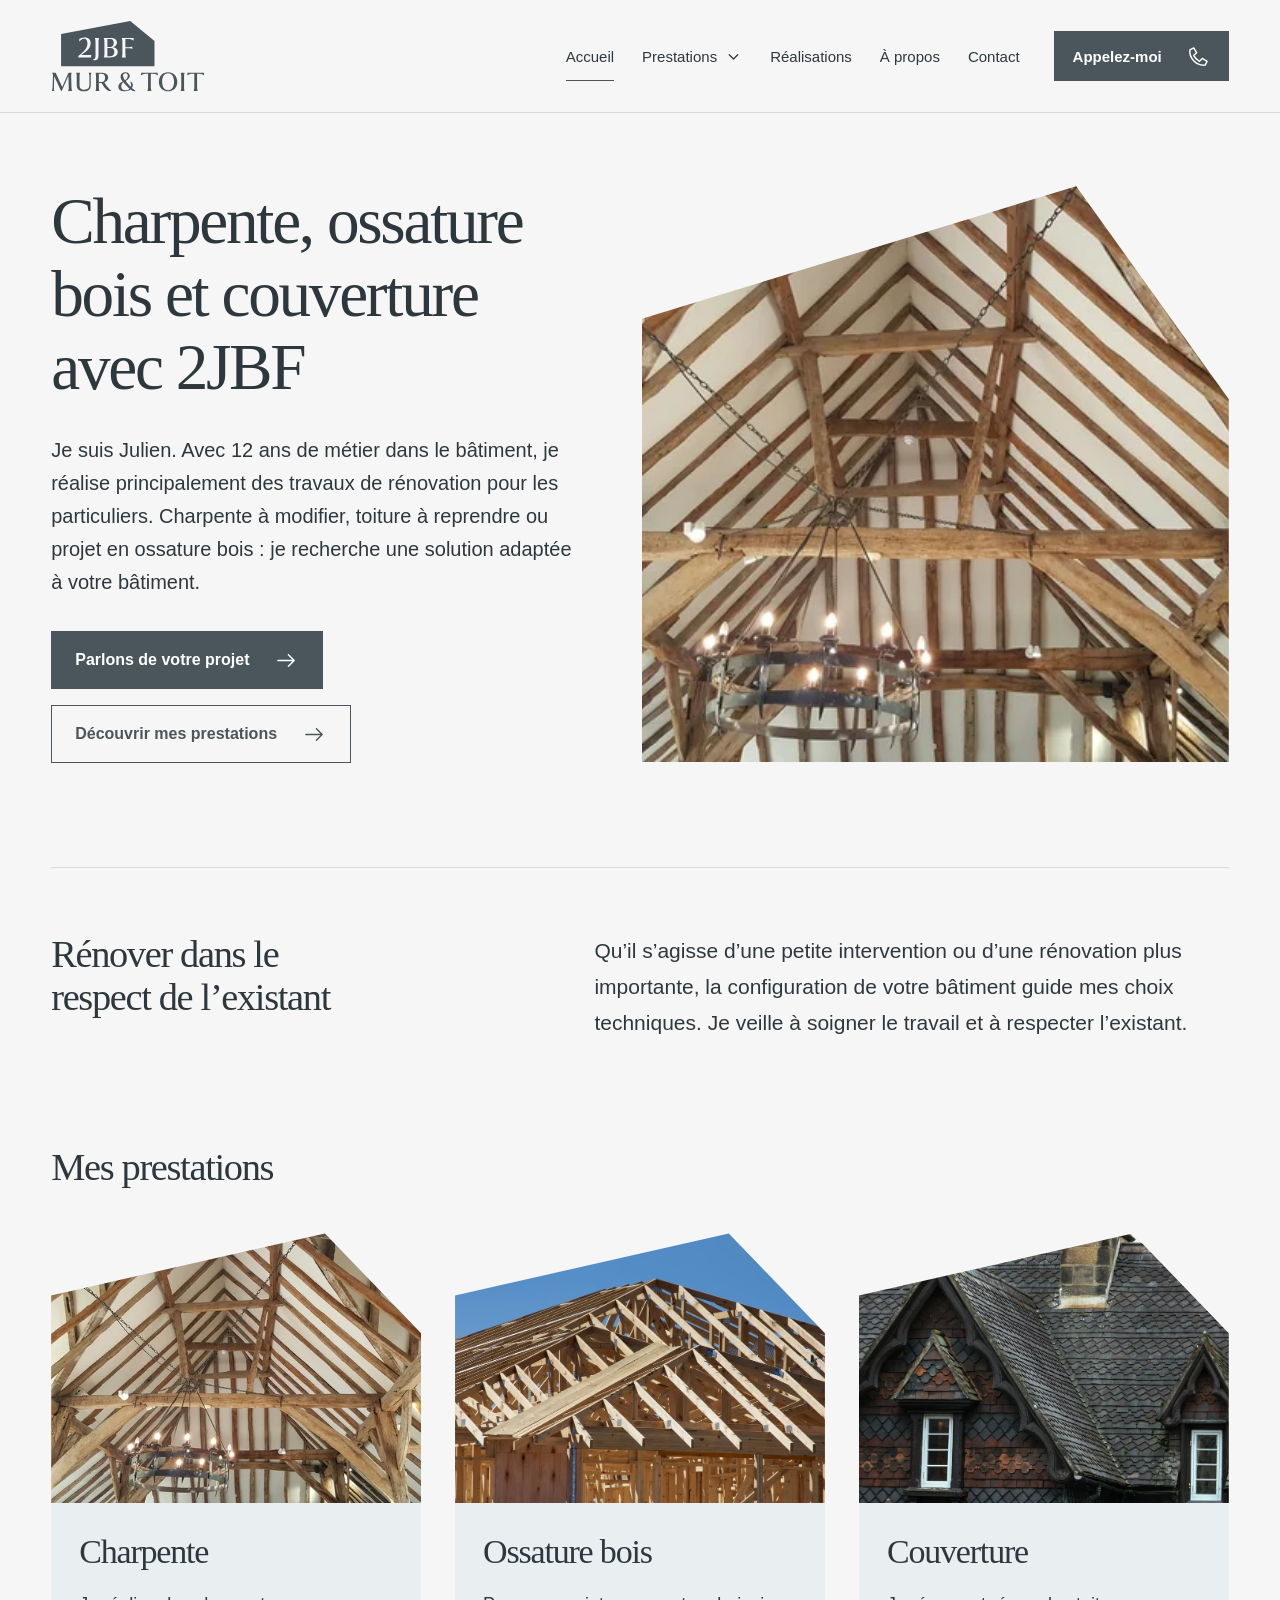
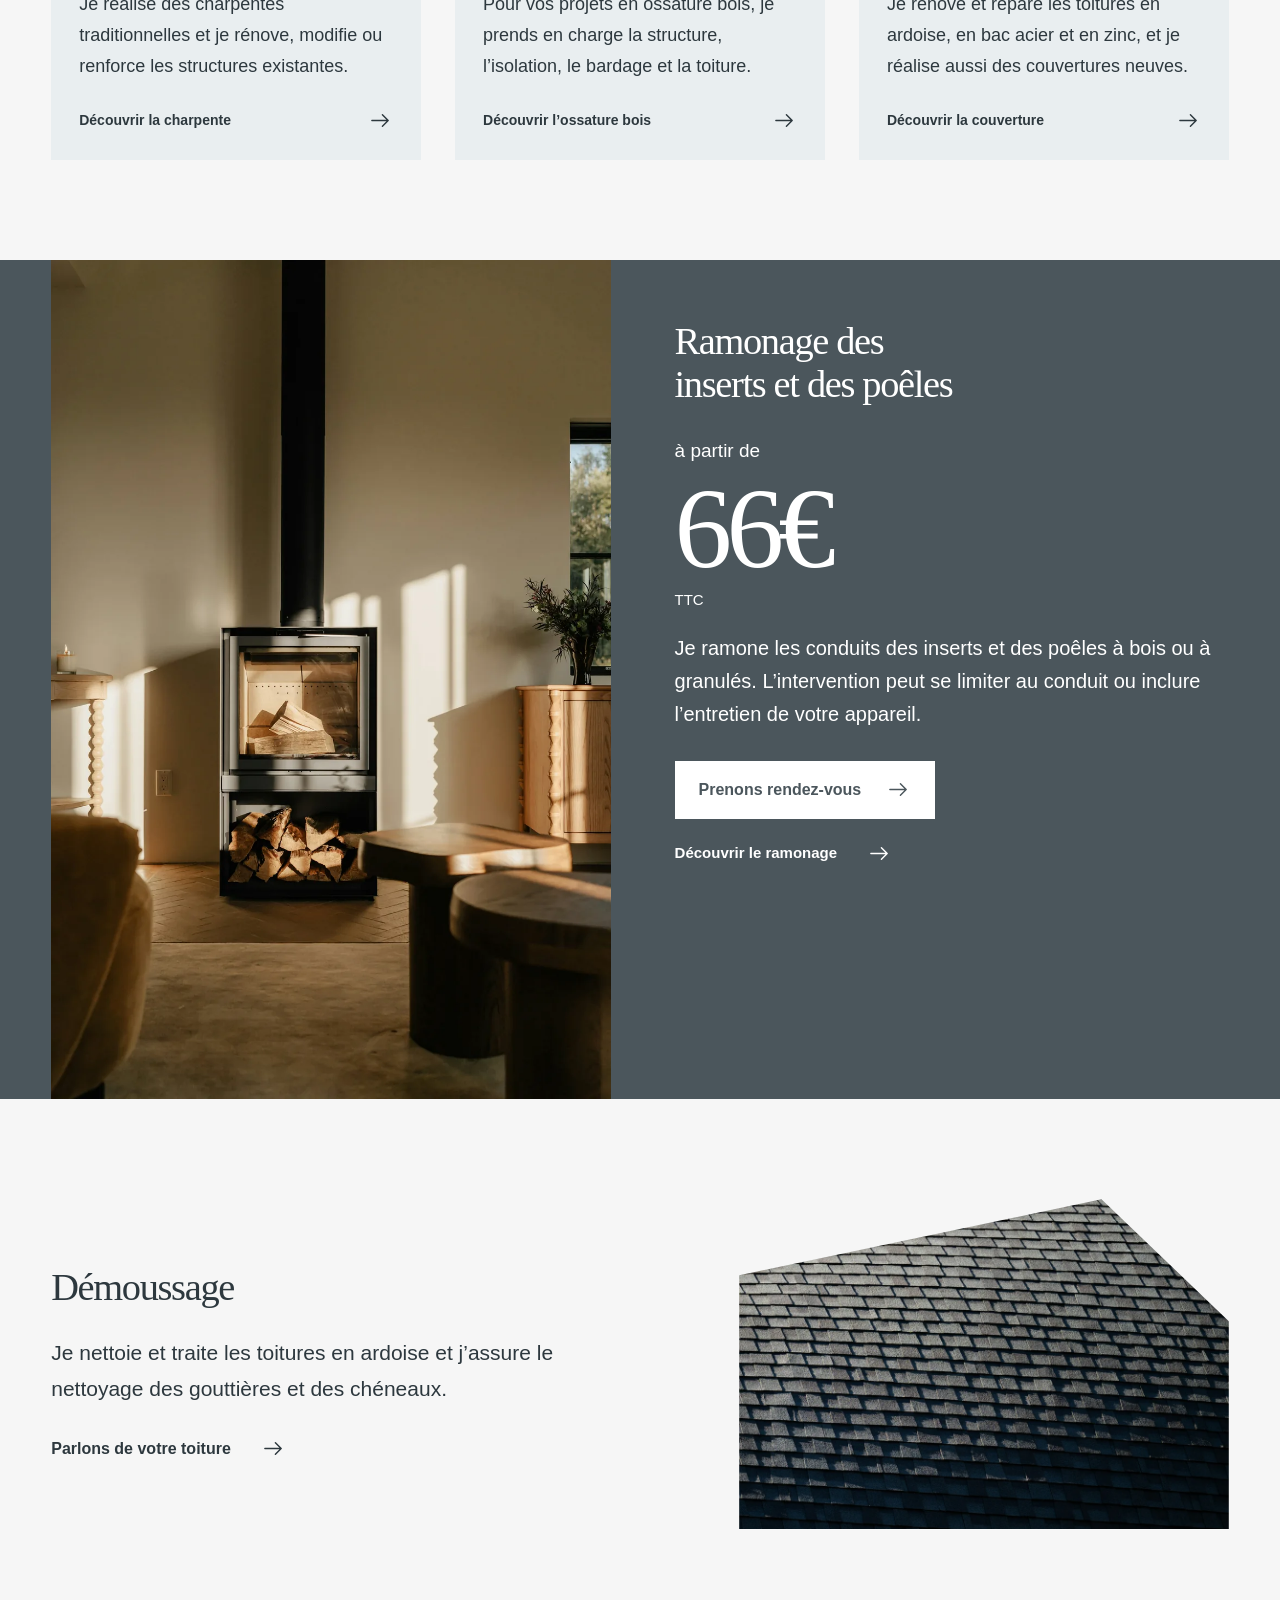
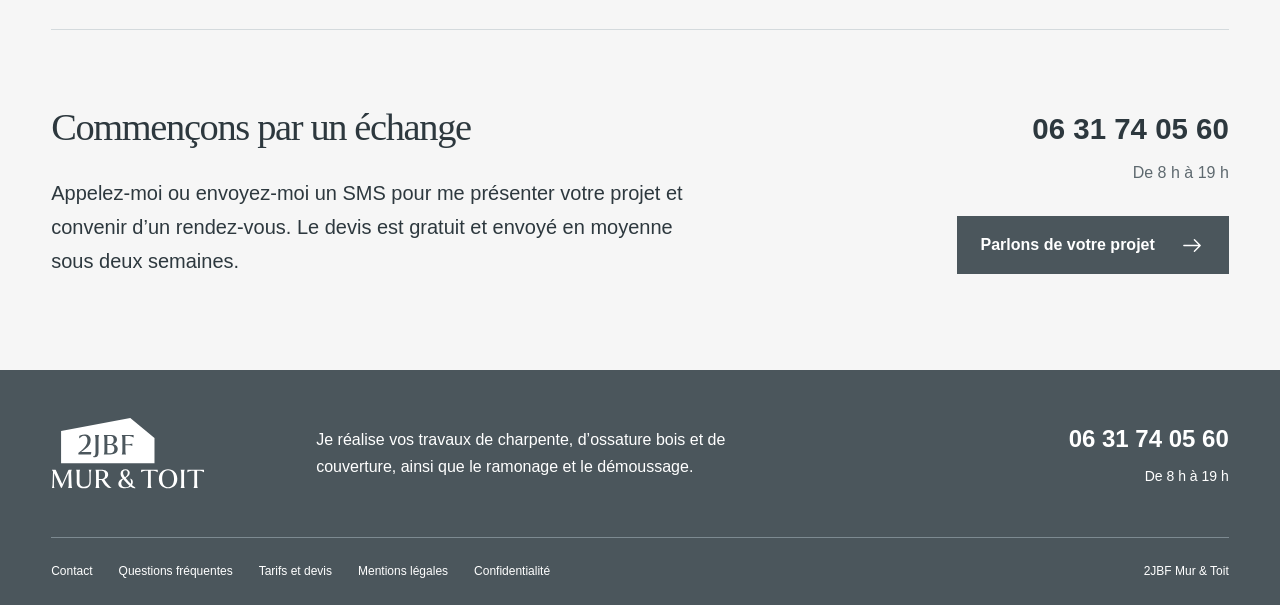
<file: index.html>
<!doctype html>
<html lang="fr"><head><meta charset="utf-8"><meta name="viewport" content="width=device-width,initial-scale=1"><title>2JBF | Charpente, ossature bois et couverture</title><meta name="description" content="Je suis Julien. Avec 2JBF, je réalise vos travaux de charpente, d’ossature bois et de couverture, ainsi que le ramonage et le démoussage."><meta name="theme-color" content="#4b565c"><meta name="color-scheme" content="light"><meta name="robots" content="index,follow"><link rel="canonical" href="https://societe2jbf.fr/"><link rel="icon" href="./favicon.ico" sizes="any"><link rel="apple-touch-icon" href="./apple-touch-icon.png"><meta property="og:type" content="website"><meta property="og:locale" content="fr_FR"><meta property="og:site_name" content="2JBF Mur &amp; Toit"><meta property="og:title" content="2JBF | Charpente, ossature bois et couverture"><meta property="og:description" content="Je suis Julien. Avec 2JBF, je réalise vos travaux de charpente, d’ossature bois et de couverture, ainsi que le ramonage et le démoussage."><meta property="og:url" content="https://societe2jbf.fr/"><meta property="og:image" content="https://societe2jbf.fr/assets/brand/partage-2jbf.jpg"><meta name="twitter:card" content="summary_large_image"><link rel="stylesheet" href="./assets/css/styles.00dadfefed.css"><script src="./assets/js/site.c41742ac37.js" defer></script></head><body class="page-accueil"><a class="skip-link" href="#contenu">Aller au contenu</a>
<header class="site-header"><div class="header-inner"><a class="brand" href="./index.html" aria-label="2JBF Mur et Toit, accueil"><img src="./assets/brand/logo-2jbf.svg" width="165" height="78" alt="2JBF Mur &amp; Toit"></a>
<nav class="desktop-nav" aria-label="Navigation principale"><a href="./index.html" aria-current="page">Accueil</a><details class="services-menu"><summary>Prestations<svg class="icon icon-chevron" viewBox="0 0 20 20" aria-hidden="true"><path d="m5 8 5 5 5-5"/></svg></summary><div class="services-dropdown"><a href="./charpente/index.html">Charpente<svg class="icon icon-arrow" viewBox="0 0 24 24" aria-hidden="true"><path d="M3 12h17m-6-6 6 6-6 6"/></svg></a><a href="./ossature-bois/index.html">Ossature bois<svg class="icon icon-arrow" viewBox="0 0 24 24" aria-hidden="true"><path d="M3 12h17m-6-6 6 6-6 6"/></svg></a><a href="./couverture/index.html">Couverture<svg class="icon icon-arrow" viewBox="0 0 24 24" aria-hidden="true"><path d="M3 12h17m-6-6 6 6-6 6"/></svg></a><a href="./ramonage/index.html">Ramonage<svg class="icon icon-arrow" viewBox="0 0 24 24" aria-hidden="true"><path d="M3 12h17m-6-6 6 6-6 6"/></svg></a><a href="./demoussage/index.html">Démoussage<svg class="icon icon-arrow" viewBox="0 0 24 24" aria-hidden="true"><path d="M3 12h17m-6-6 6 6-6 6"/></svg></a></div></details><a href="./realisations/index.html">Réalisations</a><a href="./a-propos/index.html">À propos</a><a href="./contact/index.html">Contact</a></nav>
<a class="button button-primary header-call" href="tel:+33631740560">Appelez-moi<svg class="icon" viewBox="0 0 24 24" aria-hidden="true"><path d="m7 3 3 5-3 3a15 15 0 0 0 6 6l3-3 5 3-2 4C10 22 2 14 3 5Z"/></svg></a>
<details class="mobile-menu"><summary>Menu<span class="menu-lines" aria-hidden="true"></span></summary><nav aria-label="Navigation mobile"><a href="./index.html" aria-current="page">Accueil</a><details class="services-menu"><summary>Prestations<svg class="icon icon-chevron" viewBox="0 0 20 20" aria-hidden="true"><path d="m5 8 5 5 5-5"/></svg></summary><div class="services-dropdown"><a href="./charpente/index.html">Charpente<svg class="icon icon-arrow" viewBox="0 0 24 24" aria-hidden="true"><path d="M3 12h17m-6-6 6 6-6 6"/></svg></a><a href="./ossature-bois/index.html">Ossature bois<svg class="icon icon-arrow" viewBox="0 0 24 24" aria-hidden="true"><path d="M3 12h17m-6-6 6 6-6 6"/></svg></a><a href="./couverture/index.html">Couverture<svg class="icon icon-arrow" viewBox="0 0 24 24" aria-hidden="true"><path d="M3 12h17m-6-6 6 6-6 6"/></svg></a><a href="./ramonage/index.html">Ramonage<svg class="icon icon-arrow" viewBox="0 0 24 24" aria-hidden="true"><path d="M3 12h17m-6-6 6 6-6 6"/></svg></a><a href="./demoussage/index.html">Démoussage<svg class="icon icon-arrow" viewBox="0 0 24 24" aria-hidden="true"><path d="M3 12h17m-6-6 6 6-6 6"/></svg></a></div></details><a href="./realisations/index.html">Réalisations</a><a href="./a-propos/index.html">À propos</a><a href="./contact/index.html">Contact</a><a class="button button-primary " href="tel:+33631740560">Appelez-moi<svg class="icon" viewBox="0 0 24 24" aria-hidden="true"><path d="m7 3 3 5-3 3a15 15 0 0 0 6 6l3-3 5 3-2 4C10 22 2 14 3 5Z"/></svg></a></nav></details>
</div></header><main id="contenu" tabindex="-1"><section class="hero container hero-home "><div class="hero-copy"><h1>Charpente, ossature bois et couverture avec 2JBF</h1><p class="lead">Je suis Julien. Avec 12 ans de métier dans le bâtiment, je réalise principalement des travaux de rénovation pour les particuliers. Charpente à modifier, toiture à reprendre ou projet en ossature bois : je recherche une solution adaptée à votre bâtiment.</p><div class="hero-actions"><a class="button button-primary " href="tel:+33631740560">Parlons de votre projet<svg class="icon icon-arrow" viewBox="0 0 24 24" aria-hidden="true"><path d="M3 12h17m-6-6 6 6-6 6"/></svg></a><a class="button button-secondary " href="#prestations">Découvrir mes prestations<svg class="icon icon-arrow" viewBox="0 0 24 24" aria-hidden="true"><path d="M3 12h17m-6-6 6 6-6 6"/></svg></a></div></div><div class="hero-visual"><figure class="photo hero-photo roof-photo"><div class="photo-frame"><img src="./assets/images/charpente-1024.webp" srcset="./assets/images/charpente-640.webp 640w, ./assets/images/charpente-1024.webp 1024w, ./assets/images/charpente-1600.webp 1600w" sizes="(max-width: 760px) calc(100vw - 40px), (max-width: 1200px) 48vw, 720px" width="2600" height="1532" alt="Charpente traditionnelle en bois, photographie d’ambiance" loading="eager" decoding="async" fetchpriority="high"></div></figure></div></section><section class="container editorial-row home-intro"><h2>Rénover dans le respect de l’existant</h2><div><p>Qu’il s’agisse d’une petite intervention ou d’une rénovation plus importante, la configuration de votre bâtiment guide mes choix techniques. Je veille à soigner le travail et à respecter l’existant.</p></div></section><section class="container services-section" id="prestations"><h2>Mes prestations</h2><div class="services-grid"><article class="service-card"><a class="service-card-link" href="./charpente/index.html" aria-labelledby="service-charpente"><figure class="photo roof-photo card-photo"><div class="photo-frame"><img src="./assets/images/charpente-1024.webp" srcset="./assets/images/charpente-640.webp 640w, ./assets/images/charpente-1024.webp 1024w, ./assets/images/charpente-1600.webp 1600w" sizes="(max-width: 760px) calc(100vw - 40px), (max-width: 1200px) 48vw, 720px" width="2600" height="1532" alt="Charpente traditionnelle en bois, photographie d’ambiance" loading="lazy" decoding="async"></div></figure><div class="service-card-body"><h3 id="service-charpente">Charpente</h3><p>Je réalise des charpentes traditionnelles et je rénove, modifie ou renforce les structures existantes.</p><span class="text-link">Découvrir la charpente<svg class="icon icon-arrow" viewBox="0 0 24 24" aria-hidden="true"><path d="M3 12h17m-6-6 6 6-6 6"/></svg></span></div></a></article><article class="service-card"><a class="service-card-link" href="./ossature-bois/index.html" aria-labelledby="service-ossature-bois"><figure class="photo roof-photo card-photo"><div class="photo-frame"><img src="./assets/images/ossature-1024.webp" srcset="./assets/images/ossature-640.webp 640w, ./assets/images/ossature-1024.webp 1024w, ./assets/images/ossature-1600.webp 1600w" sizes="(max-width: 760px) calc(100vw - 40px), (max-width: 1200px) 48vw, 720px" width="2400" height="1600" alt="Structure et charpente en bois en cours de construction, photographie d’ambiance" loading="lazy" decoding="async"></div></figure><div class="service-card-body"><h3 id="service-ossature-bois">Ossature bois</h3><p>Pour vos projets en ossature bois, je prends en charge la structure, l’isolation, le bardage et la toiture.</p><span class="text-link">Découvrir l’ossature bois<svg class="icon icon-arrow" viewBox="0 0 24 24" aria-hidden="true"><path d="M3 12h17m-6-6 6 6-6 6"/></svg></span></div></a></article><article class="service-card"><a class="service-card-link" href="./couverture/index.html" aria-labelledby="service-couverture"><figure class="photo roof-photo card-photo"><div class="photo-frame"><img src="./assets/images/couverture-1024.webp" srcset="./assets/images/couverture-640.webp 640w, ./assets/images/couverture-1024.webp 1024w, ./assets/images/couverture-1600.webp 1600w" sizes="(max-width: 760px) calc(100vw - 40px), (max-width: 1200px) 48vw, 720px" width="2600" height="1733" alt="Toiture en ardoise avec lucarnes, photographie d’ambiance" loading="lazy" decoding="async"></div></figure><div class="service-card-body"><h3 id="service-couverture">Couverture</h3><p>Je rénove et répare les toitures en ardoise, en bac acier et en zinc, et je réalise aussi des couvertures neuves.</p><span class="text-link">Découvrir la couverture<svg class="icon icon-arrow" viewBox="0 0 24 24" aria-hidden="true"><path d="M3 12h17m-6-6 6 6-6 6"/></svg></span></div></a></article></div></section><section class="ramonage-feature" id="ramonage"><div class="container ramonage-inner"><figure class="photo ramonage-photo"><div class="photo-frame"><img src="./assets/images/ramonage-1024.webp" srcset="./assets/images/ramonage-640.webp 640w, ./assets/images/ramonage-1024.webp 1024w, ./assets/images/ramonage-1600.webp 1600w" sizes="(max-width: 760px) calc(100vw - 40px), (max-width: 1200px) 48vw, 720px" width="2400" height="3601" alt="Poêle à bois dans une pièce de vie, photographie d’ambiance" loading="lazy" decoding="async"></div></figure><div class="ramonage-copy"><h2>Ramonage des inserts et des poêles</h2><div class="feature-price"><span>à partir de</span><strong>66€</strong><span class="price-tax">TTC</span></div><p>Je ramone les conduits des inserts et des poêles à bois ou à granulés. L’intervention peut se limiter au conduit ou inclure l’entretien de votre appareil.</p><div class="ramonage-actions"><a class="button button-secondary button-on-dark" href="tel:+33631740560">Prenons rendez-vous<svg class="icon icon-arrow" viewBox="0 0 24 24" aria-hidden="true"><path d="M3 12h17m-6-6 6 6-6 6"/></svg></a><a class="text-link " href="./ramonage/index.html">Découvrir le ramonage<svg class="icon icon-arrow" viewBox="0 0 24 24" aria-hidden="true"><path d="M3 12h17m-6-6 6 6-6 6"/></svg></a></div></div></div></section><section class="container demoussage-feature"><div><h2>Démoussage</h2><p>Je nettoie et traite les toitures en ardoise et j’assure le nettoyage des gouttières et des chéneaux.</p><a class="text-link " href="./demoussage/index.html">Parlons de votre toiture<svg class="icon icon-arrow" viewBox="0 0 24 24" aria-hidden="true"><path d="M3 12h17m-6-6 6 6-6 6"/></svg></a></div><figure class="photo roof-photo"><div class="photo-frame"><img src="./assets/images/ardoise-1024.webp" srcset="./assets/images/ardoise-640.webp 640w, ./assets/images/ardoise-1024.webp 1024w, ./assets/images/ardoise-1600.webp 1600w" sizes="(max-width: 760px) calc(100vw - 40px), (max-width: 1200px) 48vw, 720px" width="2400" height="2400" alt="Détail d’une couverture en ardoise, photographie d’ambiance" loading="lazy" decoding="async"></div></figure></section><section class="contact-band container"><div><h2>Commençons par un échange</h2><p>Appelez-moi ou envoyez-moi un SMS pour me présenter votre projet et convenir d’un rendez-vous. Le devis est gratuit et envoyé en moyenne sous deux semaines.</p></div><div class="contact-band-actions"><a class="contact-number" href="tel:+33631740560">06 31 74 05 60</a><span>De 8 h à 19 h</span><a class="button button-primary " href="./contact/index.html">Parlons de votre projet<svg class="icon icon-arrow" viewBox="0 0 24 24" aria-hidden="true"><path d="M3 12h17m-6-6 6 6-6 6"/></svg></a></div></section></main><footer class="site-footer"><div class="container footer-main"><a class="brand footer-brand" href="./index.html"><img src="./assets/brand/logo-2jbf.svg" width="165" height="78" alt="2JBF Mur &amp; Toit"></a><p>Je réalise vos travaux de charpente, d’ossature bois et de couverture, ainsi que le ramonage et le démoussage.</p><div class="footer-contact"><a href="tel:+33631740560">06 31 74 05 60</a><span>De 8 h à 19 h</span></div></div><div class="container footer-bottom"><nav aria-label="Liens utiles"><a href="./contact/index.html">Contact</a><a href="./contact/index.html#faq">Questions fréquentes</a><a href="./mentions-legales/index.html#tarifs">Tarifs et devis</a><a href="./mentions-legales/index.html">Mentions légales</a><a href="./confidentialite/index.html">Confidentialité</a></nav><span>2JBF Mur &amp; Toit</span></div></footer>
<div class="mobile-contact" aria-label="Contact rapide"><a class="button button-primary " href="tel:+33631740560">Appelez-moi<svg class="icon" viewBox="0 0 24 24" aria-hidden="true"><path d="m7 3 3 5-3 3a15 15 0 0 0 6 6l3-3 5 3-2 4C10 22 2 14 3 5Z"/></svg></a><a class="mobile-sms" href="sms:+33631740560" aria-label="Envoyez-moi un SMS"><svg class="icon" viewBox="0 0 24 24" aria-hidden="true"><path d="M4 4h16v12H9l-5 4V4Zm4 5h8m-8 3h5"/></svg><span>SMS</span></a></div></body></html>
</file>
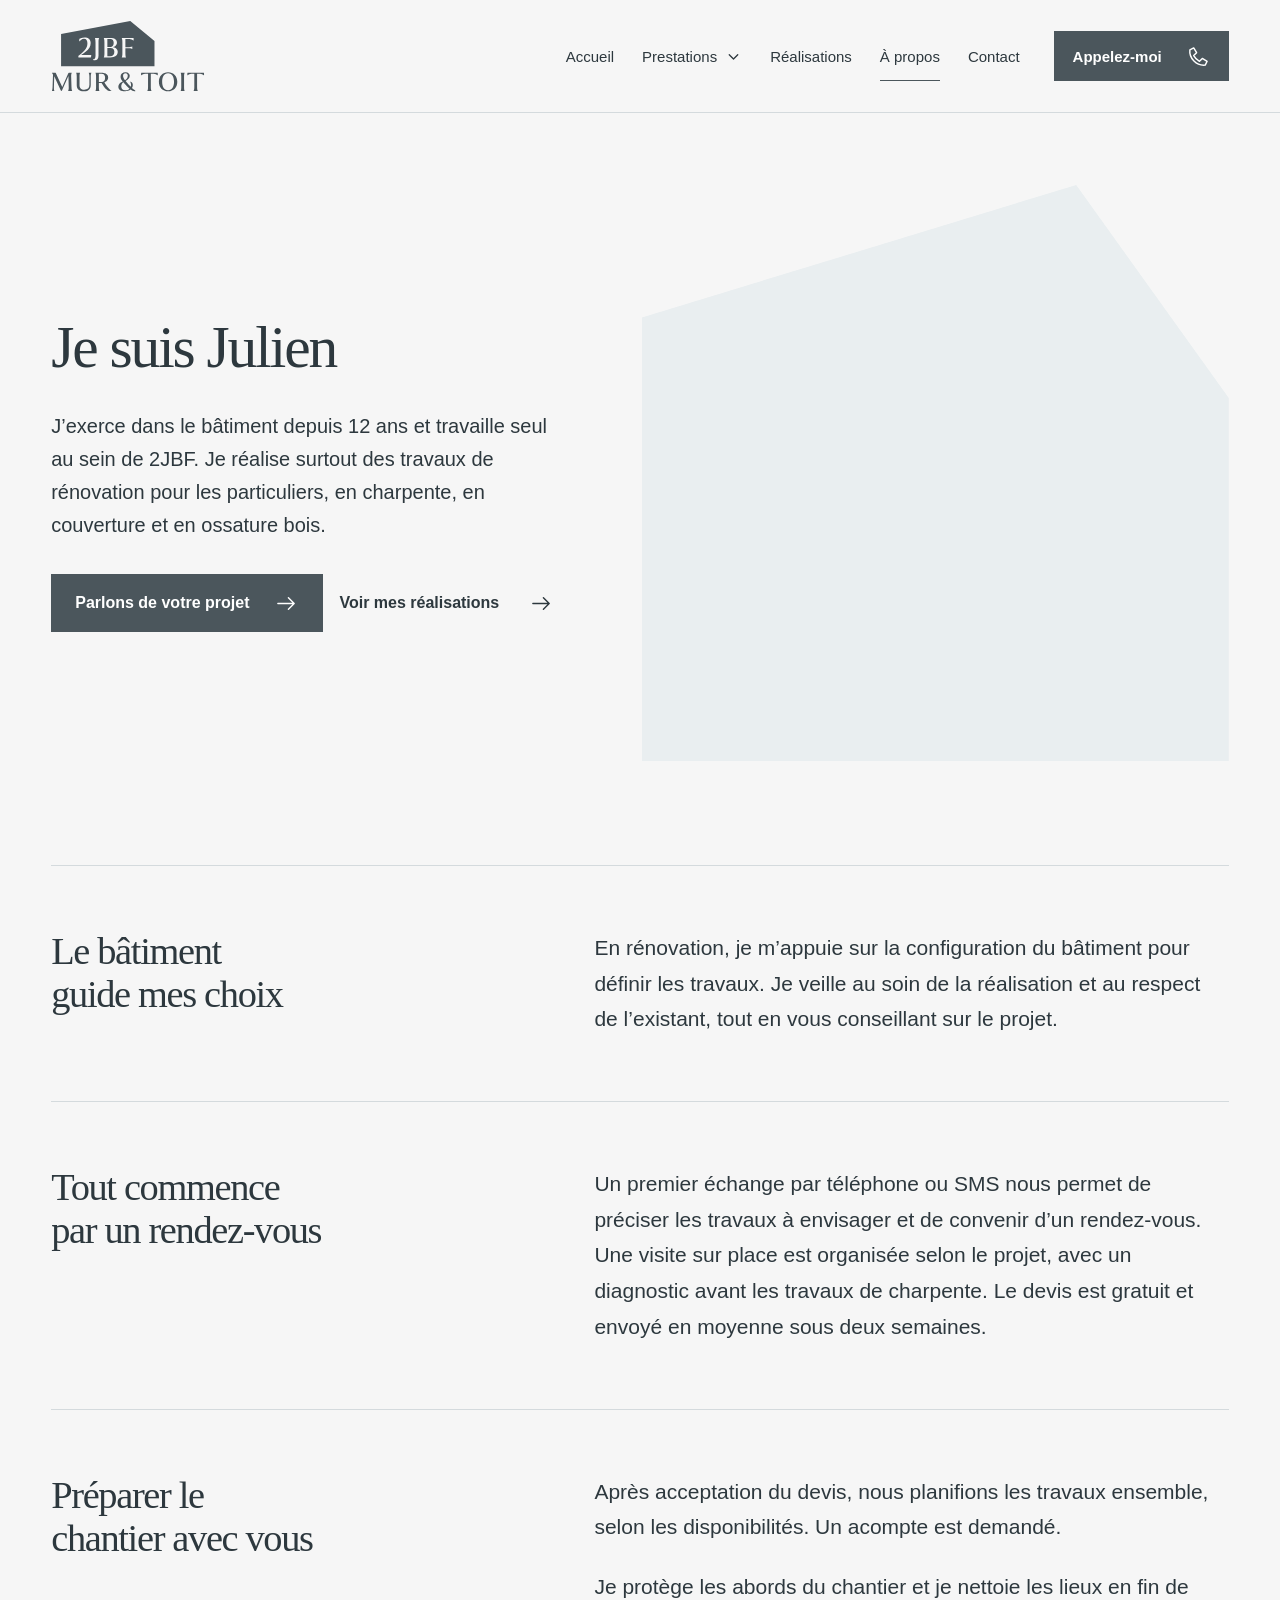
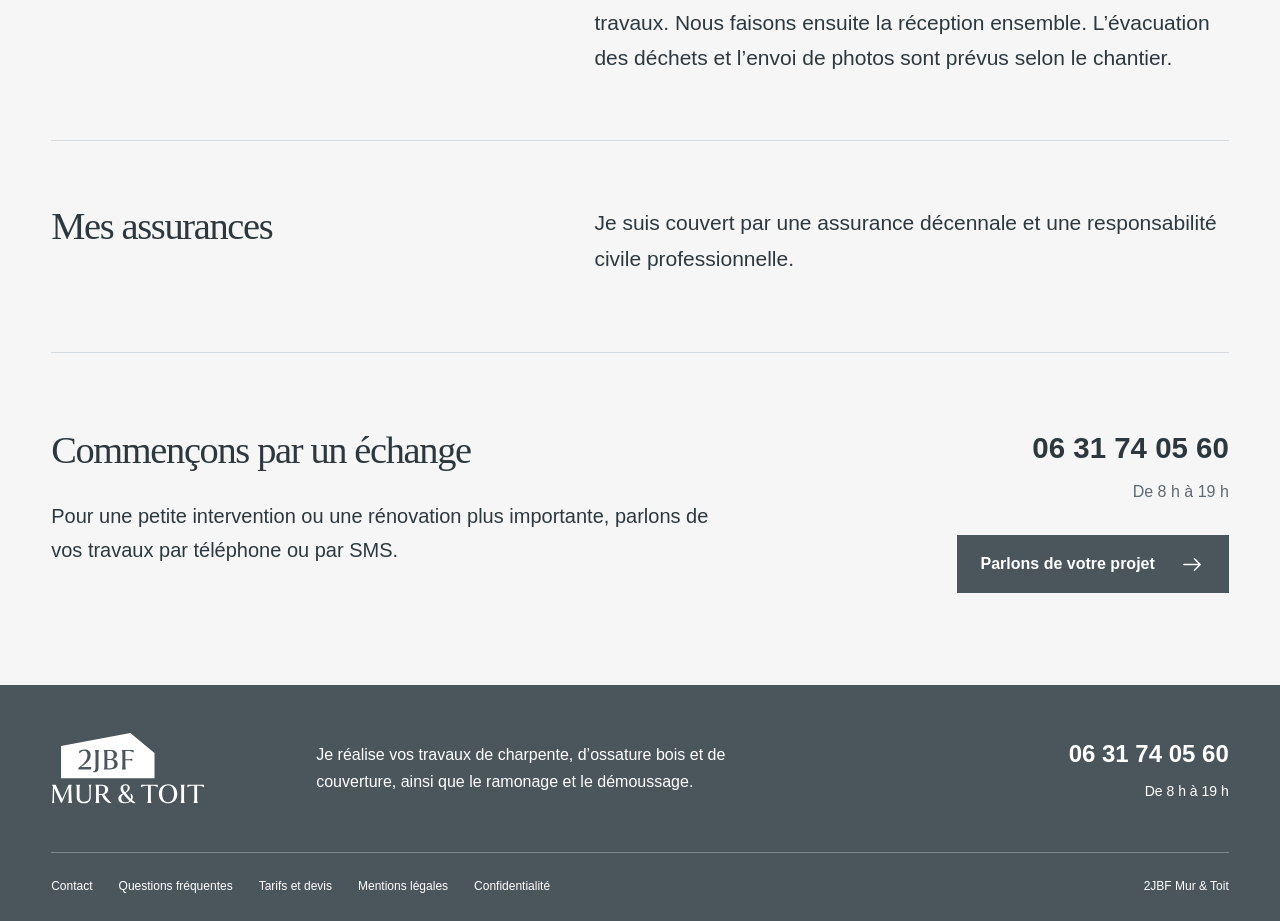
<file: a-propos/index.html>
<!doctype html>
<html lang="fr"><head><meta charset="utf-8"><meta name="viewport" content="width=device-width,initial-scale=1"><title>Julien, votre interlocuteur chez 2JBF</title><meta name="description" content="Je travaille seul au sein de 2JBF, avec 12 ans de métier dans le bâtiment. Charpente, ossature bois et couverture, principalement en rénovation."><meta name="theme-color" content="#4b565c"><meta name="color-scheme" content="light"><meta name="robots" content="index,follow"><link rel="canonical" href="https://societe2jbf.fr/a-propos/"><link rel="icon" href="../favicon.ico" sizes="any"><link rel="apple-touch-icon" href="../apple-touch-icon.png"><meta property="og:type" content="website"><meta property="og:locale" content="fr_FR"><meta property="og:site_name" content="2JBF Mur &amp; Toit"><meta property="og:title" content="Julien, votre interlocuteur chez 2JBF"><meta property="og:description" content="Je travaille seul au sein de 2JBF, avec 12 ans de métier dans le bâtiment. Charpente, ossature bois et couverture, principalement en rénovation."><meta property="og:url" content="https://societe2jbf.fr/a-propos/"><meta property="og:image" content="https://societe2jbf.fr/assets/brand/partage-2jbf.jpg"><meta name="twitter:card" content="summary_large_image"><link rel="stylesheet" href="../assets/css/styles.00dadfefed.css"><script src="../assets/js/site.c41742ac37.js" defer></script></head><body class="page-a-propos"><a class="skip-link" href="#contenu">Aller au contenu</a>
<header class="site-header"><div class="header-inner"><a class="brand" href="../index.html" aria-label="2JBF Mur et Toit, accueil"><img src="../assets/brand/logo-2jbf.svg" width="165" height="78" alt="2JBF Mur &amp; Toit"></a>
<nav class="desktop-nav" aria-label="Navigation principale"><a href="../index.html">Accueil</a><details class="services-menu"><summary>Prestations<svg class="icon icon-chevron" viewBox="0 0 20 20" aria-hidden="true"><path d="m5 8 5 5 5-5"/></svg></summary><div class="services-dropdown"><a href="../charpente/index.html">Charpente<svg class="icon icon-arrow" viewBox="0 0 24 24" aria-hidden="true"><path d="M3 12h17m-6-6 6 6-6 6"/></svg></a><a href="../ossature-bois/index.html">Ossature bois<svg class="icon icon-arrow" viewBox="0 0 24 24" aria-hidden="true"><path d="M3 12h17m-6-6 6 6-6 6"/></svg></a><a href="../couverture/index.html">Couverture<svg class="icon icon-arrow" viewBox="0 0 24 24" aria-hidden="true"><path d="M3 12h17m-6-6 6 6-6 6"/></svg></a><a href="../ramonage/index.html">Ramonage<svg class="icon icon-arrow" viewBox="0 0 24 24" aria-hidden="true"><path d="M3 12h17m-6-6 6 6-6 6"/></svg></a><a href="../demoussage/index.html">Démoussage<svg class="icon icon-arrow" viewBox="0 0 24 24" aria-hidden="true"><path d="M3 12h17m-6-6 6 6-6 6"/></svg></a></div></details><a href="../realisations/index.html">Réalisations</a><a href="../a-propos/index.html" aria-current="page">À propos</a><a href="../contact/index.html">Contact</a></nav>
<a class="button button-primary header-call" href="tel:+33631740560">Appelez-moi<svg class="icon" viewBox="0 0 24 24" aria-hidden="true"><path d="m7 3 3 5-3 3a15 15 0 0 0 6 6l3-3 5 3-2 4C10 22 2 14 3 5Z"/></svg></a>
<details class="mobile-menu"><summary>Menu<span class="menu-lines" aria-hidden="true"></span></summary><nav aria-label="Navigation mobile"><a href="../index.html">Accueil</a><details class="services-menu"><summary>Prestations<svg class="icon icon-chevron" viewBox="0 0 20 20" aria-hidden="true"><path d="m5 8 5 5 5-5"/></svg></summary><div class="services-dropdown"><a href="../charpente/index.html">Charpente<svg class="icon icon-arrow" viewBox="0 0 24 24" aria-hidden="true"><path d="M3 12h17m-6-6 6 6-6 6"/></svg></a><a href="../ossature-bois/index.html">Ossature bois<svg class="icon icon-arrow" viewBox="0 0 24 24" aria-hidden="true"><path d="M3 12h17m-6-6 6 6-6 6"/></svg></a><a href="../couverture/index.html">Couverture<svg class="icon icon-arrow" viewBox="0 0 24 24" aria-hidden="true"><path d="M3 12h17m-6-6 6 6-6 6"/></svg></a><a href="../ramonage/index.html">Ramonage<svg class="icon icon-arrow" viewBox="0 0 24 24" aria-hidden="true"><path d="M3 12h17m-6-6 6 6-6 6"/></svg></a><a href="../demoussage/index.html">Démoussage<svg class="icon icon-arrow" viewBox="0 0 24 24" aria-hidden="true"><path d="M3 12h17m-6-6 6 6-6 6"/></svg></a></div></details><a href="../realisations/index.html">Réalisations</a><a href="../a-propos/index.html" aria-current="page">À propos</a><a href="../contact/index.html">Contact</a><a class="button button-primary " href="tel:+33631740560">Appelez-moi<svg class="icon" viewBox="0 0 24 24" aria-hidden="true"><path d="m7 3 3 5-3 3a15 15 0 0 0 6 6l3-3 5 3-2 4C10 22 2 14 3 5Z"/></svg></a></nav></details>
</div></header><main id="contenu" tabindex="-1"><section class="hero container hero-service "><div class="hero-copy"><h1>Je suis Julien</h1><p class="lead">J’exerce dans le bâtiment depuis 12 ans et travaille seul au sein de 2JBF. Je réalise surtout des travaux de rénovation pour les particuliers, en charpente, en couverture et en ossature bois.</p><div class="hero-actions"><a class="button button-primary " href="tel:+33631740560">Parlons de votre projet<svg class="icon icon-arrow" viewBox="0 0 24 24" aria-hidden="true"><path d="M3 12h17m-6-6 6 6-6 6"/></svg></a><a class="text-link " href="../realisations/index.html">Voir mes réalisations<svg class="icon icon-arrow" viewBox="0 0 24 24" aria-hidden="true"><path d="M3 12h17m-6-6 6 6-6 6"/></svg></a></div></div><div class="hero-visual"><figure class="photo hero-photo roof-photo"><div class="photo-frame"><img src="../assets/images/charpente-1024.webp" srcset="../assets/images/charpente-640.webp 640w, ../assets/images/charpente-1024.webp 1024w, ../assets/images/charpente-1600.webp 1600w" sizes="(max-width: 760px) calc(100vw - 40px), (max-width: 1200px) 48vw, 720px" width="2600" height="1532" alt="Charpente traditionnelle en bois, photographie d’ambiance" loading="eager" decoding="async" fetchpriority="high"></div></figure></div></section><div class="container editorial-body"><section class="editorial-row" id="le-batiment-guide-mes-choix"><h2>Le bâtiment guide mes choix</h2><div><p>En rénovation, je m’appuie sur la configuration du bâtiment pour définir les travaux. Je veille au soin de la réalisation et au respect de l’existant, tout en vous conseillant sur le projet.</p></div></section><section class="editorial-row" id="tout-commence-par-un-rendez-vous"><h2>Tout commence par un rendez-vous</h2><div><p>Un premier échange par téléphone ou SMS nous permet de préciser les travaux à envisager et de convenir d’un rendez-vous. Une visite sur place est organisée selon le projet, avec un diagnostic avant les travaux de charpente. Le devis est gratuit et envoyé en moyenne sous deux semaines.</p></div></section><section class="editorial-row" id="preparer-le-chantier-avec-vous"><h2>Préparer le chantier avec vous</h2><div><p>Après acceptation du devis, nous planifions les travaux ensemble, selon les disponibilités. Un acompte est demandé.</p><p>Je protège les abords du chantier et je nettoie les lieux en fin de travaux. Nous faisons ensuite la réception ensemble. L’évacuation des déchets et l’envoi de photos sont prévus selon le chantier.</p></div></section><section class="editorial-row" id="mes-assurances"><h2>Mes assurances</h2><div><p>Je suis couvert par une assurance décennale et une responsabilité civile professionnelle.</p></div></section></div><section class="contact-band container"><div><h2>Commençons par un échange</h2><p>Pour une petite intervention ou une rénovation plus importante, parlons de vos travaux par téléphone ou par SMS.</p></div><div class="contact-band-actions"><a class="contact-number" href="tel:+33631740560">06 31 74 05 60</a><span>De 8 h à 19 h</span><a class="button button-primary " href="../contact/index.html">Parlons de votre projet<svg class="icon icon-arrow" viewBox="0 0 24 24" aria-hidden="true"><path d="M3 12h17m-6-6 6 6-6 6"/></svg></a></div></section></main><footer class="site-footer"><div class="container footer-main"><a class="brand footer-brand" href="../index.html"><img src="../assets/brand/logo-2jbf.svg" width="165" height="78" alt="2JBF Mur &amp; Toit"></a><p>Je réalise vos travaux de charpente, d’ossature bois et de couverture, ainsi que le ramonage et le démoussage.</p><div class="footer-contact"><a href="tel:+33631740560">06 31 74 05 60</a><span>De 8 h à 19 h</span></div></div><div class="container footer-bottom"><nav aria-label="Liens utiles"><a href="../contact/index.html">Contact</a><a href="../contact/index.html#faq">Questions fréquentes</a><a href="../mentions-legales/index.html#tarifs">Tarifs et devis</a><a href="../mentions-legales/index.html">Mentions légales</a><a href="../confidentialite/index.html">Confidentialité</a></nav><span>2JBF Mur &amp; Toit</span></div></footer>
<div class="mobile-contact" aria-label="Contact rapide"><a class="button button-primary " href="tel:+33631740560">Appelez-moi<svg class="icon" viewBox="0 0 24 24" aria-hidden="true"><path d="m7 3 3 5-3 3a15 15 0 0 0 6 6l3-3 5 3-2 4C10 22 2 14 3 5Z"/></svg></a><a class="mobile-sms" href="sms:+33631740560" aria-label="Envoyez-moi un SMS"><svg class="icon" viewBox="0 0 24 24" aria-hidden="true"><path d="M4 4h16v12H9l-5 4V4Zm4 5h8m-8 3h5"/></svg><span>SMS</span></a></div></body></html>
</file>
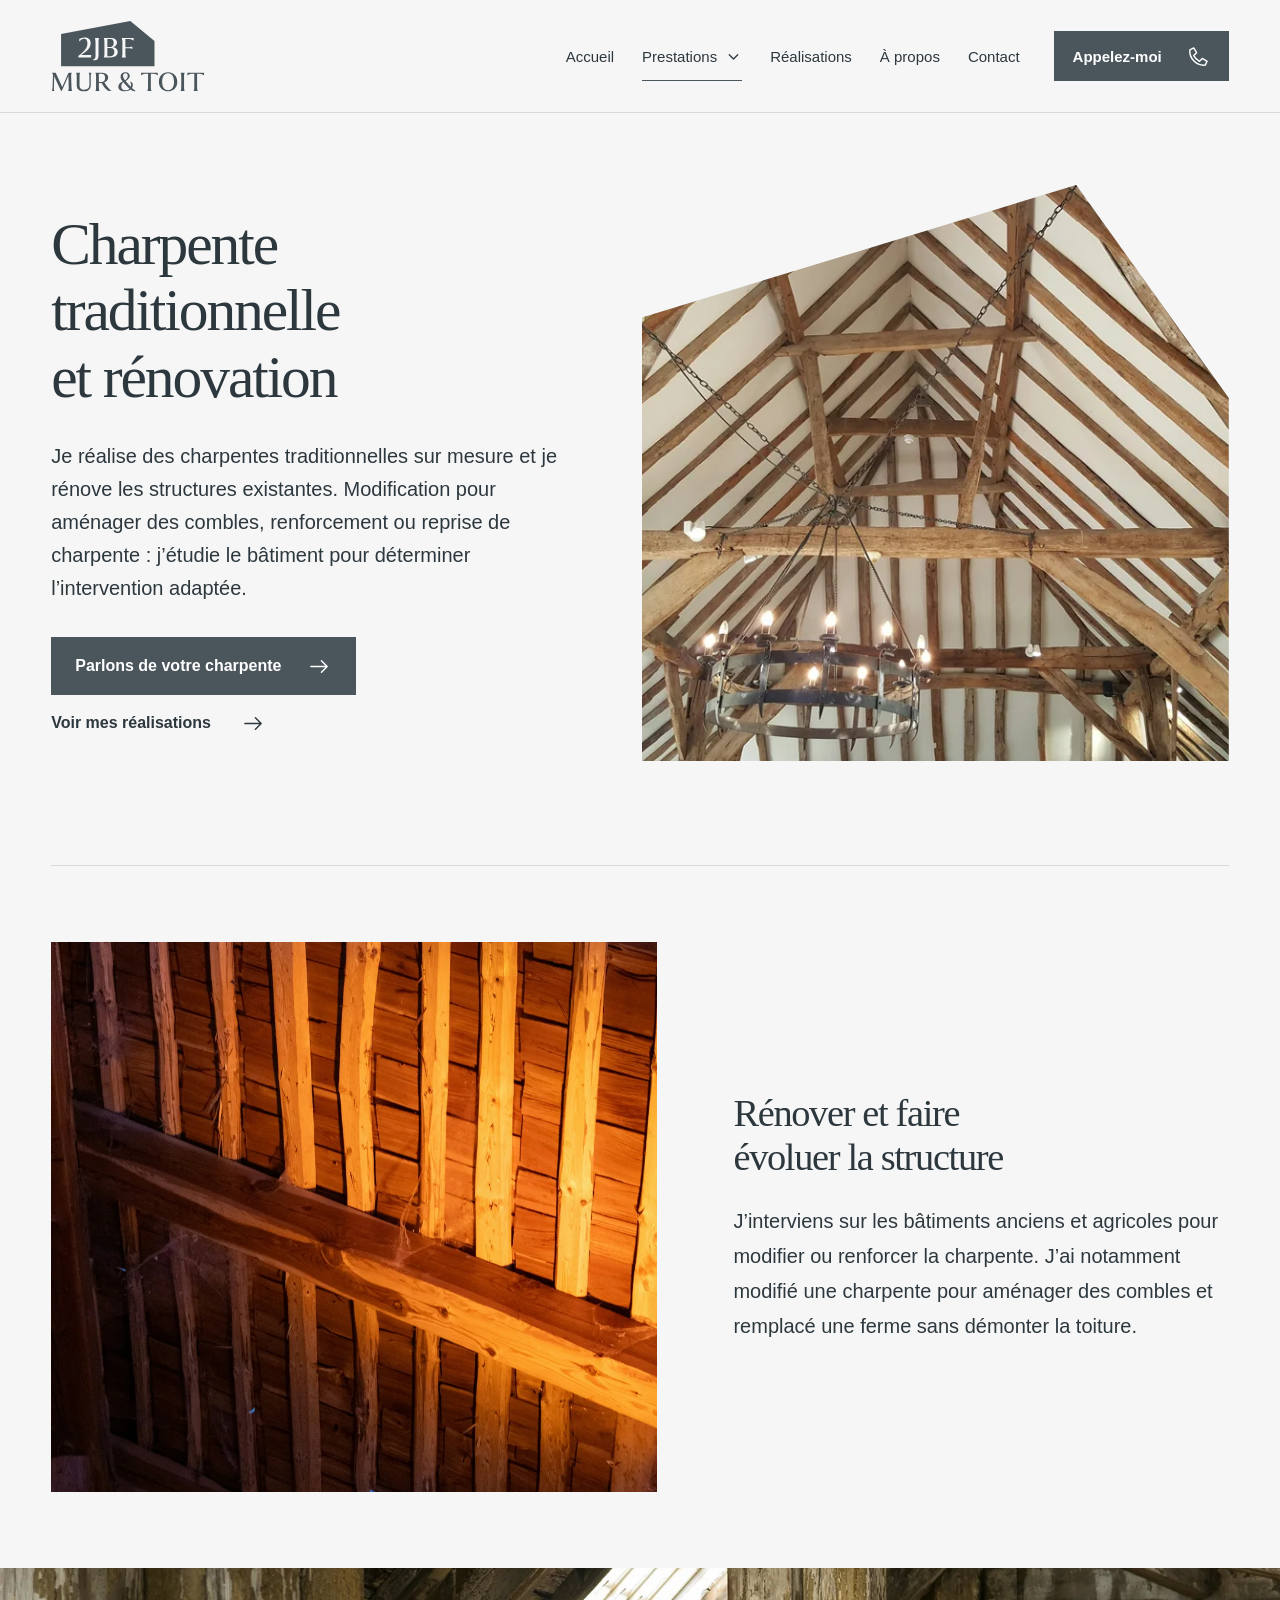
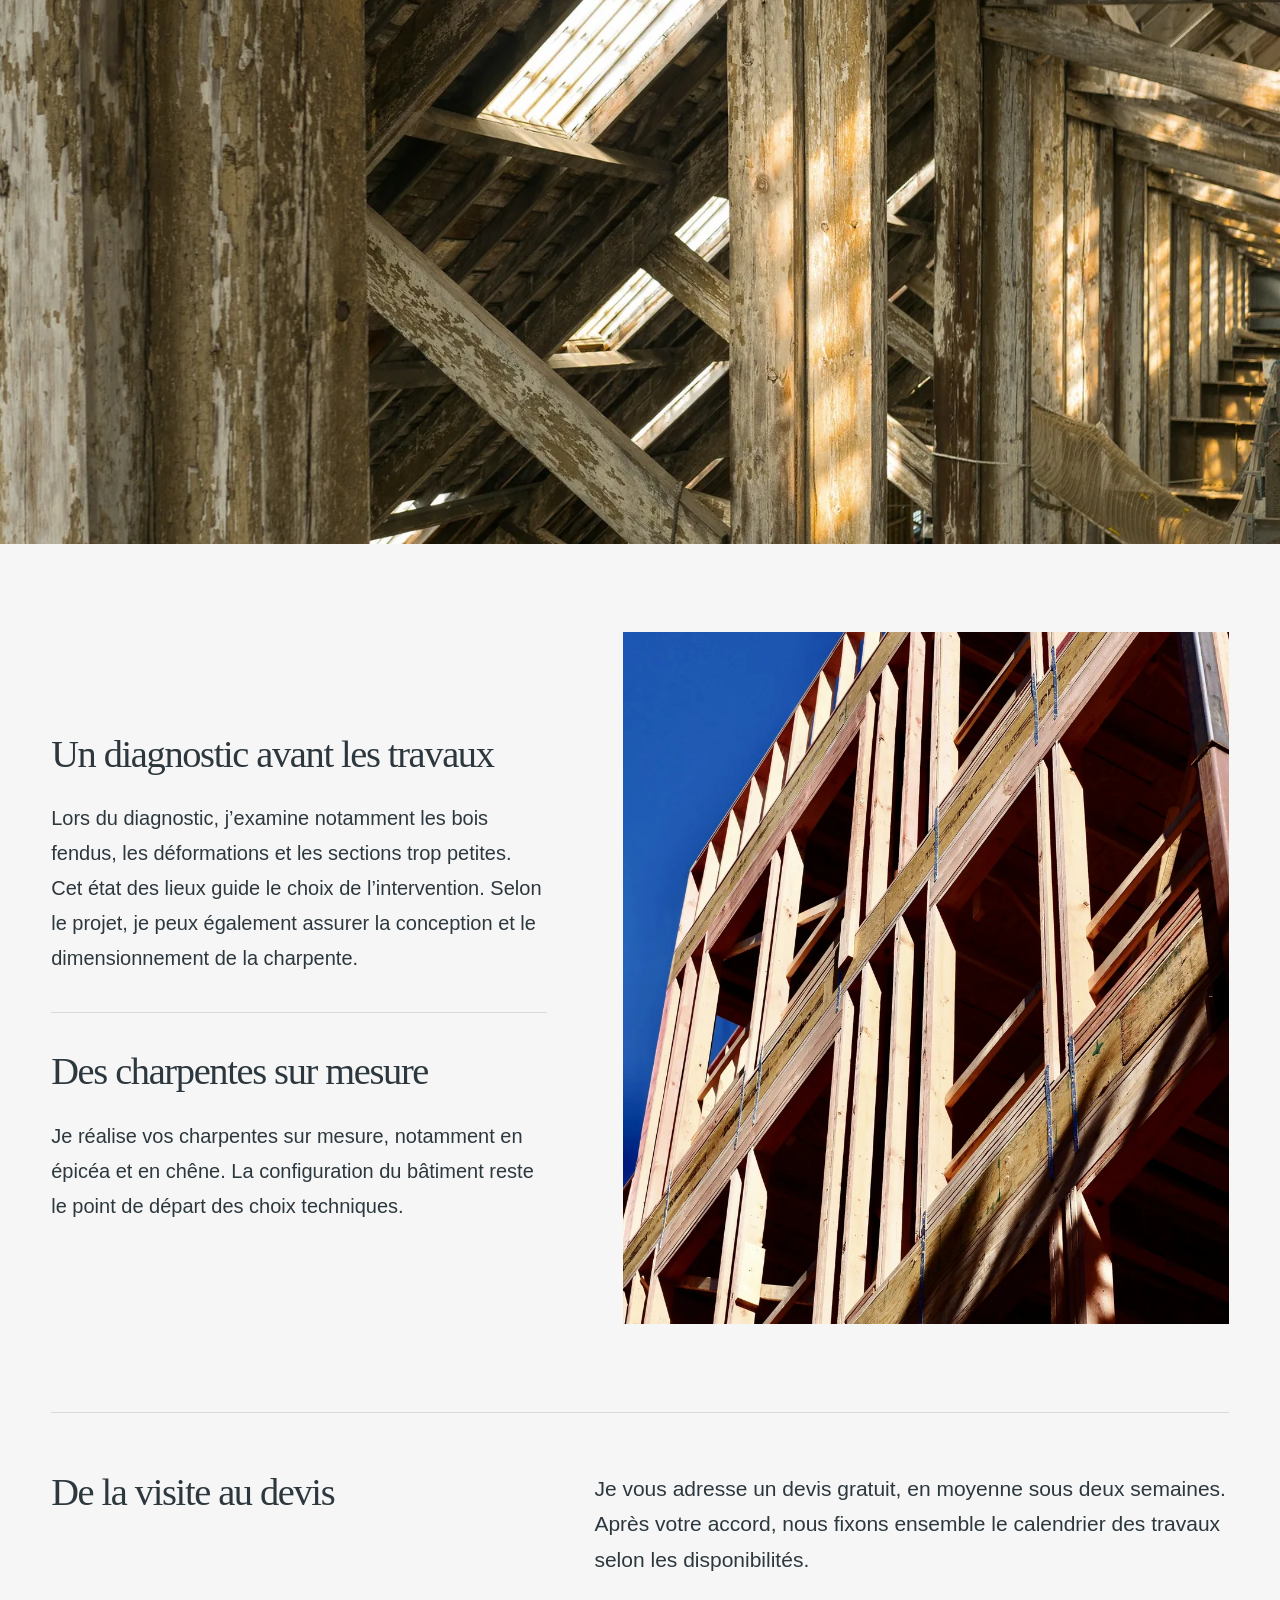
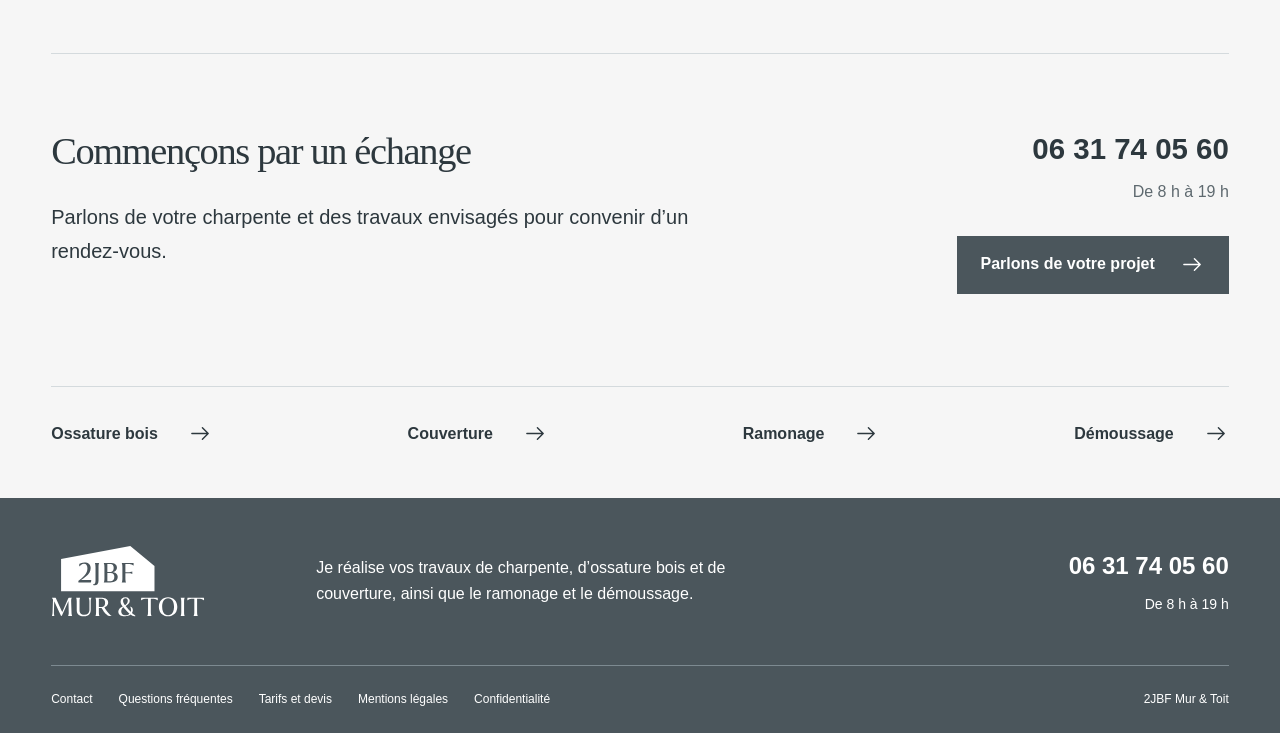
<file: charpente/index.html>
<!doctype html>
<html lang="fr"><head><meta charset="utf-8"><meta name="viewport" content="width=device-width,initial-scale=1"><title>Charpente traditionnelle et rénovation | 2JBF</title><meta name="description" content="Je réalise vos travaux de charpente traditionnelle, de rénovation, de modification et de renforcement, avec un diagnostic avant travaux et un devis gratuit."><meta name="theme-color" content="#4b565c"><meta name="color-scheme" content="light"><meta name="robots" content="index,follow"><link rel="canonical" href="https://societe2jbf.fr/charpente/"><link rel="icon" href="../favicon.ico" sizes="any"><link rel="apple-touch-icon" href="../apple-touch-icon.png"><meta property="og:type" content="website"><meta property="og:locale" content="fr_FR"><meta property="og:site_name" content="2JBF Mur &amp; Toit"><meta property="og:title" content="Charpente traditionnelle et rénovation | 2JBF"><meta property="og:description" content="Je réalise vos travaux de charpente traditionnelle, de rénovation, de modification et de renforcement, avec un diagnostic avant travaux et un devis gratuit."><meta property="og:url" content="https://societe2jbf.fr/charpente/"><meta property="og:image" content="https://societe2jbf.fr/assets/brand/partage-2jbf.jpg"><meta name="twitter:card" content="summary_large_image"><link rel="stylesheet" href="../assets/css/styles.00dadfefed.css"><script src="../assets/js/site.c41742ac37.js" defer></script></head><body class="page-charpente"><a class="skip-link" href="#contenu">Aller au contenu</a>
<header class="site-header"><div class="header-inner"><a class="brand" href="../index.html" aria-label="2JBF Mur et Toit, accueil"><img src="../assets/brand/logo-2jbf.svg" width="165" height="78" alt="2JBF Mur &amp; Toit"></a>
<nav class="desktop-nav" aria-label="Navigation principale"><a href="../index.html">Accueil</a><details class="services-menu"><summary class="is-active">Prestations<svg class="icon icon-chevron" viewBox="0 0 20 20" aria-hidden="true"><path d="m5 8 5 5 5-5"/></svg></summary><div class="services-dropdown"><a href="../charpente/index.html" aria-current="page">Charpente<svg class="icon icon-arrow" viewBox="0 0 24 24" aria-hidden="true"><path d="M3 12h17m-6-6 6 6-6 6"/></svg></a><a href="../ossature-bois/index.html">Ossature bois<svg class="icon icon-arrow" viewBox="0 0 24 24" aria-hidden="true"><path d="M3 12h17m-6-6 6 6-6 6"/></svg></a><a href="../couverture/index.html">Couverture<svg class="icon icon-arrow" viewBox="0 0 24 24" aria-hidden="true"><path d="M3 12h17m-6-6 6 6-6 6"/></svg></a><a href="../ramonage/index.html">Ramonage<svg class="icon icon-arrow" viewBox="0 0 24 24" aria-hidden="true"><path d="M3 12h17m-6-6 6 6-6 6"/></svg></a><a href="../demoussage/index.html">Démoussage<svg class="icon icon-arrow" viewBox="0 0 24 24" aria-hidden="true"><path d="M3 12h17m-6-6 6 6-6 6"/></svg></a></div></details><a href="../realisations/index.html">Réalisations</a><a href="../a-propos/index.html">À propos</a><a href="../contact/index.html">Contact</a></nav>
<a class="button button-primary header-call" href="tel:+33631740560">Appelez-moi<svg class="icon" viewBox="0 0 24 24" aria-hidden="true"><path d="m7 3 3 5-3 3a15 15 0 0 0 6 6l3-3 5 3-2 4C10 22 2 14 3 5Z"/></svg></a>
<details class="mobile-menu"><summary>Menu<span class="menu-lines" aria-hidden="true"></span></summary><nav aria-label="Navigation mobile"><a href="../index.html">Accueil</a><details class="services-menu"><summary class="is-active">Prestations<svg class="icon icon-chevron" viewBox="0 0 20 20" aria-hidden="true"><path d="m5 8 5 5 5-5"/></svg></summary><div class="services-dropdown"><a href="../charpente/index.html" aria-current="page">Charpente<svg class="icon icon-arrow" viewBox="0 0 24 24" aria-hidden="true"><path d="M3 12h17m-6-6 6 6-6 6"/></svg></a><a href="../ossature-bois/index.html">Ossature bois<svg class="icon icon-arrow" viewBox="0 0 24 24" aria-hidden="true"><path d="M3 12h17m-6-6 6 6-6 6"/></svg></a><a href="../couverture/index.html">Couverture<svg class="icon icon-arrow" viewBox="0 0 24 24" aria-hidden="true"><path d="M3 12h17m-6-6 6 6-6 6"/></svg></a><a href="../ramonage/index.html">Ramonage<svg class="icon icon-arrow" viewBox="0 0 24 24" aria-hidden="true"><path d="M3 12h17m-6-6 6 6-6 6"/></svg></a><a href="../demoussage/index.html">Démoussage<svg class="icon icon-arrow" viewBox="0 0 24 24" aria-hidden="true"><path d="M3 12h17m-6-6 6 6-6 6"/></svg></a></div></details><a href="../realisations/index.html">Réalisations</a><a href="../a-propos/index.html">À propos</a><a href="../contact/index.html">Contact</a><a class="button button-primary " href="tel:+33631740560">Appelez-moi<svg class="icon" viewBox="0 0 24 24" aria-hidden="true"><path d="m7 3 3 5-3 3a15 15 0 0 0 6 6l3-3 5 3-2 4C10 22 2 14 3 5Z"/></svg></a></nav></details>
</div></header><main id="contenu" tabindex="-1"><section class="hero container hero-service "><div class="hero-copy"><h1>Charpente traditionnelle et rénovation</h1><p class="lead">Je réalise des charpentes traditionnelles sur mesure et je rénove les structures existantes. Modification pour aménager des combles, renforcement ou reprise de charpente : j’étudie le bâtiment pour déterminer l’intervention adaptée.</p><div class="hero-actions"><a class="button button-primary " href="tel:+33631740560">Parlons de votre charpente<svg class="icon icon-arrow" viewBox="0 0 24 24" aria-hidden="true"><path d="M3 12h17m-6-6 6 6-6 6"/></svg></a><a class="text-link " href="../realisations/index.html">Voir mes réalisations<svg class="icon icon-arrow" viewBox="0 0 24 24" aria-hidden="true"><path d="M3 12h17m-6-6 6 6-6 6"/></svg></a></div></div><div class="hero-visual"><figure class="photo hero-photo roof-photo"><div class="photo-frame"><img src="../assets/images/charpente-1024.webp" srcset="../assets/images/charpente-640.webp 640w, ../assets/images/charpente-1024.webp 1024w, ../assets/images/charpente-1600.webp 1600w" sizes="(max-width: 760px) calc(100vw - 40px), (max-width: 1200px) 48vw, 720px" width="2600" height="1532" alt="Charpente traditionnelle en bois, photographie d’ambiance" loading="eager" decoding="async" fetchpriority="high"></div></figure></div></section><div class="container service-story service-story-first"><figure class="photo service-story-photo"><div class="photo-frame"><img src="../assets/images/solives-1024.webp" srcset="../assets/images/solives-640.webp 640w, ../assets/images/solives-1024.webp 1024w, ../assets/images/solives-1600.webp 1600w" sizes="(max-width: 760px) calc(100vw - 40px), (max-width: 1200px) 48vw, 720px" width="2600" height="3900" alt="Détail de poutres et de solives en bois, photographie d’ambiance" loading="lazy" decoding="async"></div></figure><div class="service-story-copy"><section class="service-copy-section" id="renover-et-faire-evoluer-la-structure"><h2>Rénover et faire évoluer la structure</h2><p>J’interviens sur les bâtiments anciens et agricoles pour modifier ou renforcer la charpente. J’ai notamment modifié une charpente pour aménager des combles et remplacé une ferme sans démonter la toiture.</p></section></div></div><figure class="photo service-panorama"><div class="photo-frame"><img src="../assets/images/combles-1024.webp" srcset="../assets/images/combles-640.webp 640w, ../assets/images/combles-1024.webp 1024w, ../assets/images/combles-1600.webp 1600w, ../assets/images/combles-2400.webp 2400w" sizes="100vw" width="2800" height="2102" alt="Charpente apparente sous les combles d’un bâtiment, photographie d’ambiance" loading="lazy" decoding="async"></div></figure><div class="container service-story service-story-reverse"><div class="service-story-copy"><section class="service-copy-section" id="un-diagnostic-avant-les-travaux"><h2>Un diagnostic avant les travaux</h2><p>Lors du diagnostic, j’examine notamment les bois fendus, les déformations et les sections trop petites. Cet état des lieux guide le choix de l’intervention. Selon le projet, je peux également assurer la conception et le dimensionnement de la charpente.</p></section><section class="service-copy-section" id="des-charpentes-sur-mesure"><h2>Des charpentes sur mesure</h2><p>Je réalise vos charpentes sur mesure, notamment en épicéa et en chêne. La configuration du bâtiment reste le point de départ des choix techniques.</p></section></div><figure class="photo service-story-photo service-detail-photo"><div class="photo-frame"><img src="../assets/images/structure-1024.webp" srcset="../assets/images/structure-640.webp 640w, ../assets/images/structure-1024.webp 1024w, ../assets/images/structure-1600.webp 1600w" sizes="(max-width: 760px) calc(100vw - 40px), (max-width: 1200px) 48vw, 720px" width="2800" height="3734" alt="Structure d’un bâtiment en bois en cours de construction, photographie d’ambiance" loading="lazy" decoding="async"></div></figure></div><div class="container service-process"><section class="editorial-row" id="de-la-visite-au-devis"><h2>De la visite au devis</h2><div><p>Je vous adresse un devis gratuit, en moyenne sous deux semaines. Après votre accord, nous fixons ensemble le calendrier des travaux selon les disponibilités.</p></div></section></div><section class="contact-band container"><div><h2>Commençons par un échange</h2><p>Parlons de votre charpente et des travaux envisagés pour convenir d’un rendez-vous.</p></div><div class="contact-band-actions"><a class="contact-number" href="tel:+33631740560">06 31 74 05 60</a><span>De 8 h à 19 h</span><a class="button button-primary " href="../contact/index.html">Parlons de votre projet<svg class="icon icon-arrow" viewBox="0 0 24 24" aria-hidden="true"><path d="M3 12h17m-6-6 6 6-6 6"/></svg></a></div></section><nav class="container related-services" aria-label="Autres prestations"><a class="text-link " href="../ossature-bois/index.html">Ossature bois<svg class="icon icon-arrow" viewBox="0 0 24 24" aria-hidden="true"><path d="M3 12h17m-6-6 6 6-6 6"/></svg></a><a class="text-link " href="../couverture/index.html">Couverture<svg class="icon icon-arrow" viewBox="0 0 24 24" aria-hidden="true"><path d="M3 12h17m-6-6 6 6-6 6"/></svg></a><a class="text-link " href="../ramonage/index.html">Ramonage<svg class="icon icon-arrow" viewBox="0 0 24 24" aria-hidden="true"><path d="M3 12h17m-6-6 6 6-6 6"/></svg></a><a class="text-link " href="../demoussage/index.html">Démoussage<svg class="icon icon-arrow" viewBox="0 0 24 24" aria-hidden="true"><path d="M3 12h17m-6-6 6 6-6 6"/></svg></a></nav></main><footer class="site-footer"><div class="container footer-main"><a class="brand footer-brand" href="../index.html"><img src="../assets/brand/logo-2jbf.svg" width="165" height="78" alt="2JBF Mur &amp; Toit"></a><p>Je réalise vos travaux de charpente, d’ossature bois et de couverture, ainsi que le ramonage et le démoussage.</p><div class="footer-contact"><a href="tel:+33631740560">06 31 74 05 60</a><span>De 8 h à 19 h</span></div></div><div class="container footer-bottom"><nav aria-label="Liens utiles"><a href="../contact/index.html">Contact</a><a href="../contact/index.html#faq">Questions fréquentes</a><a href="../mentions-legales/index.html#tarifs">Tarifs et devis</a><a href="../mentions-legales/index.html">Mentions légales</a><a href="../confidentialite/index.html">Confidentialité</a></nav><span>2JBF Mur &amp; Toit</span></div></footer>
<div class="mobile-contact" aria-label="Contact rapide"><a class="button button-primary " href="tel:+33631740560">Appelez-moi<svg class="icon" viewBox="0 0 24 24" aria-hidden="true"><path d="m7 3 3 5-3 3a15 15 0 0 0 6 6l3-3 5 3-2 4C10 22 2 14 3 5Z"/></svg></a><a class="mobile-sms" href="sms:+33631740560" aria-label="Envoyez-moi un SMS"><svg class="icon" viewBox="0 0 24 24" aria-hidden="true"><path d="M4 4h16v12H9l-5 4V4Zm4 5h8m-8 3h5"/></svg><span>SMS</span></a></div></body></html>
</file>
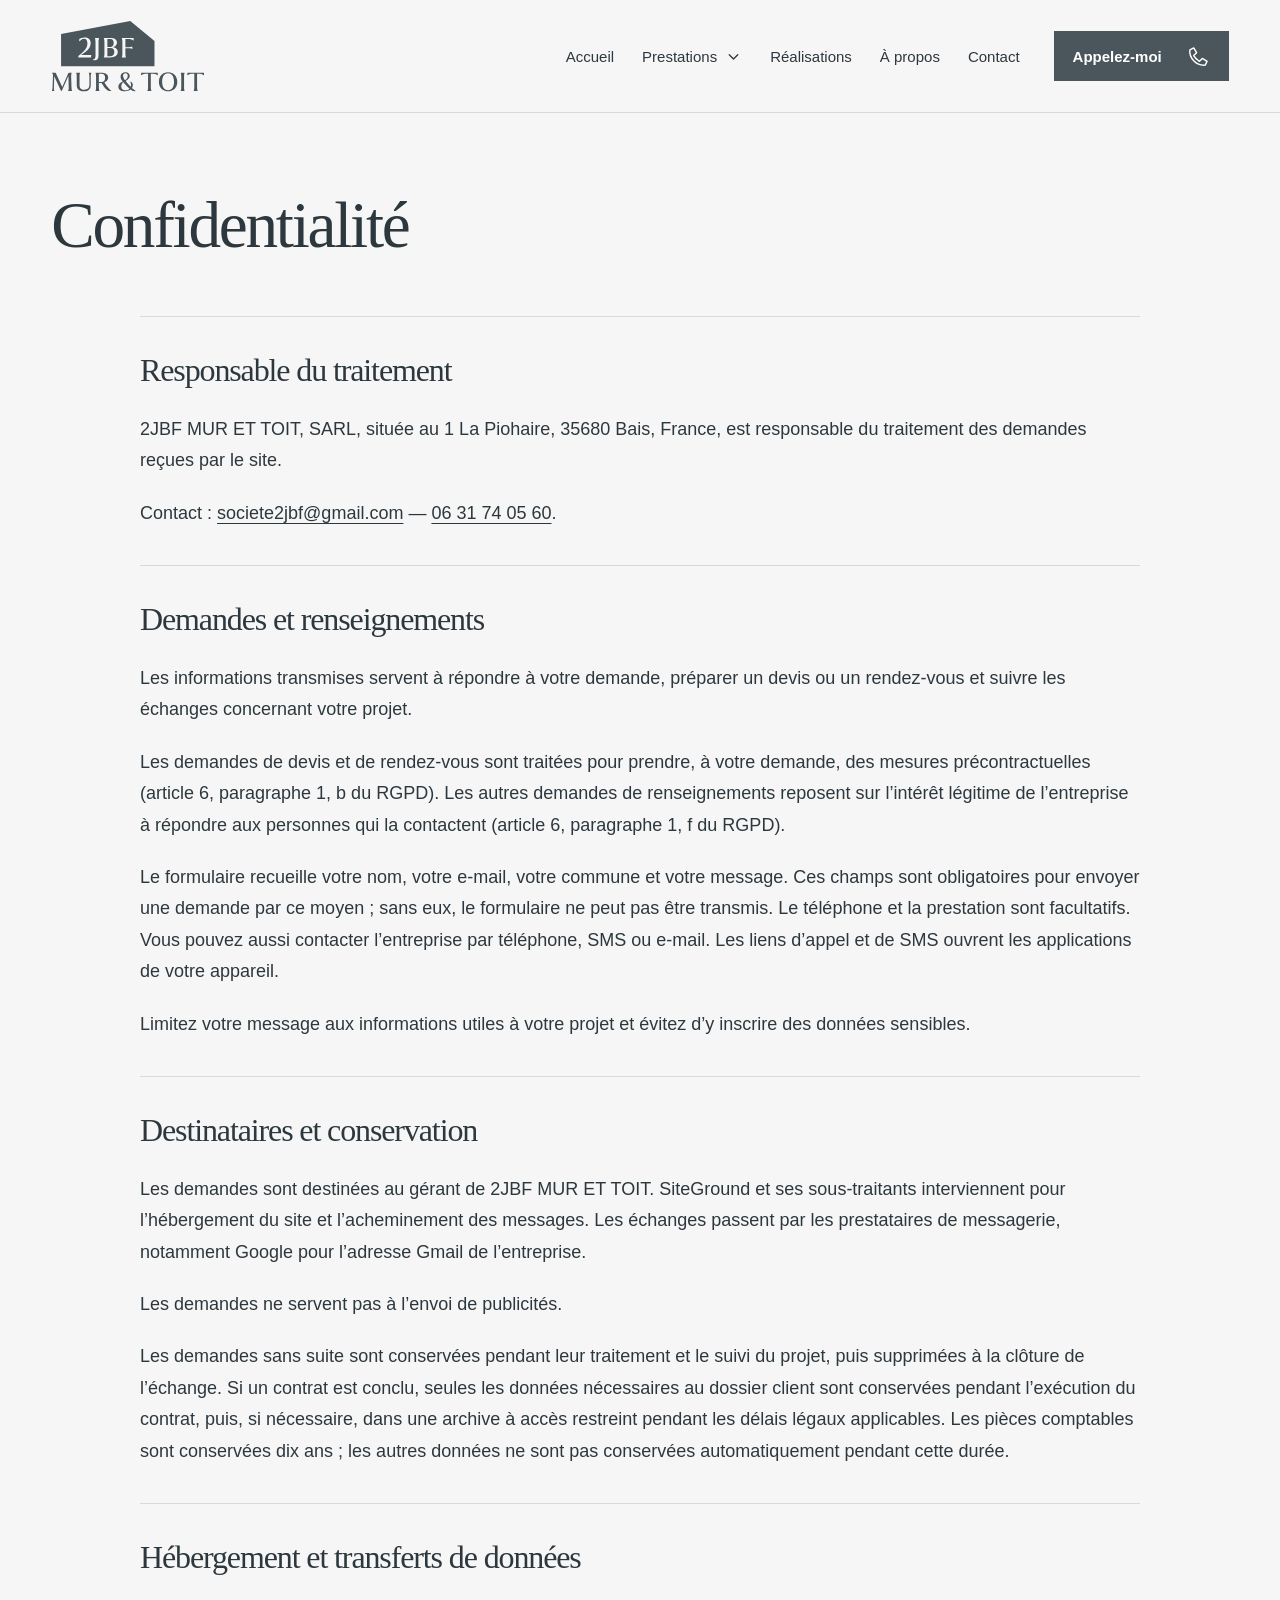
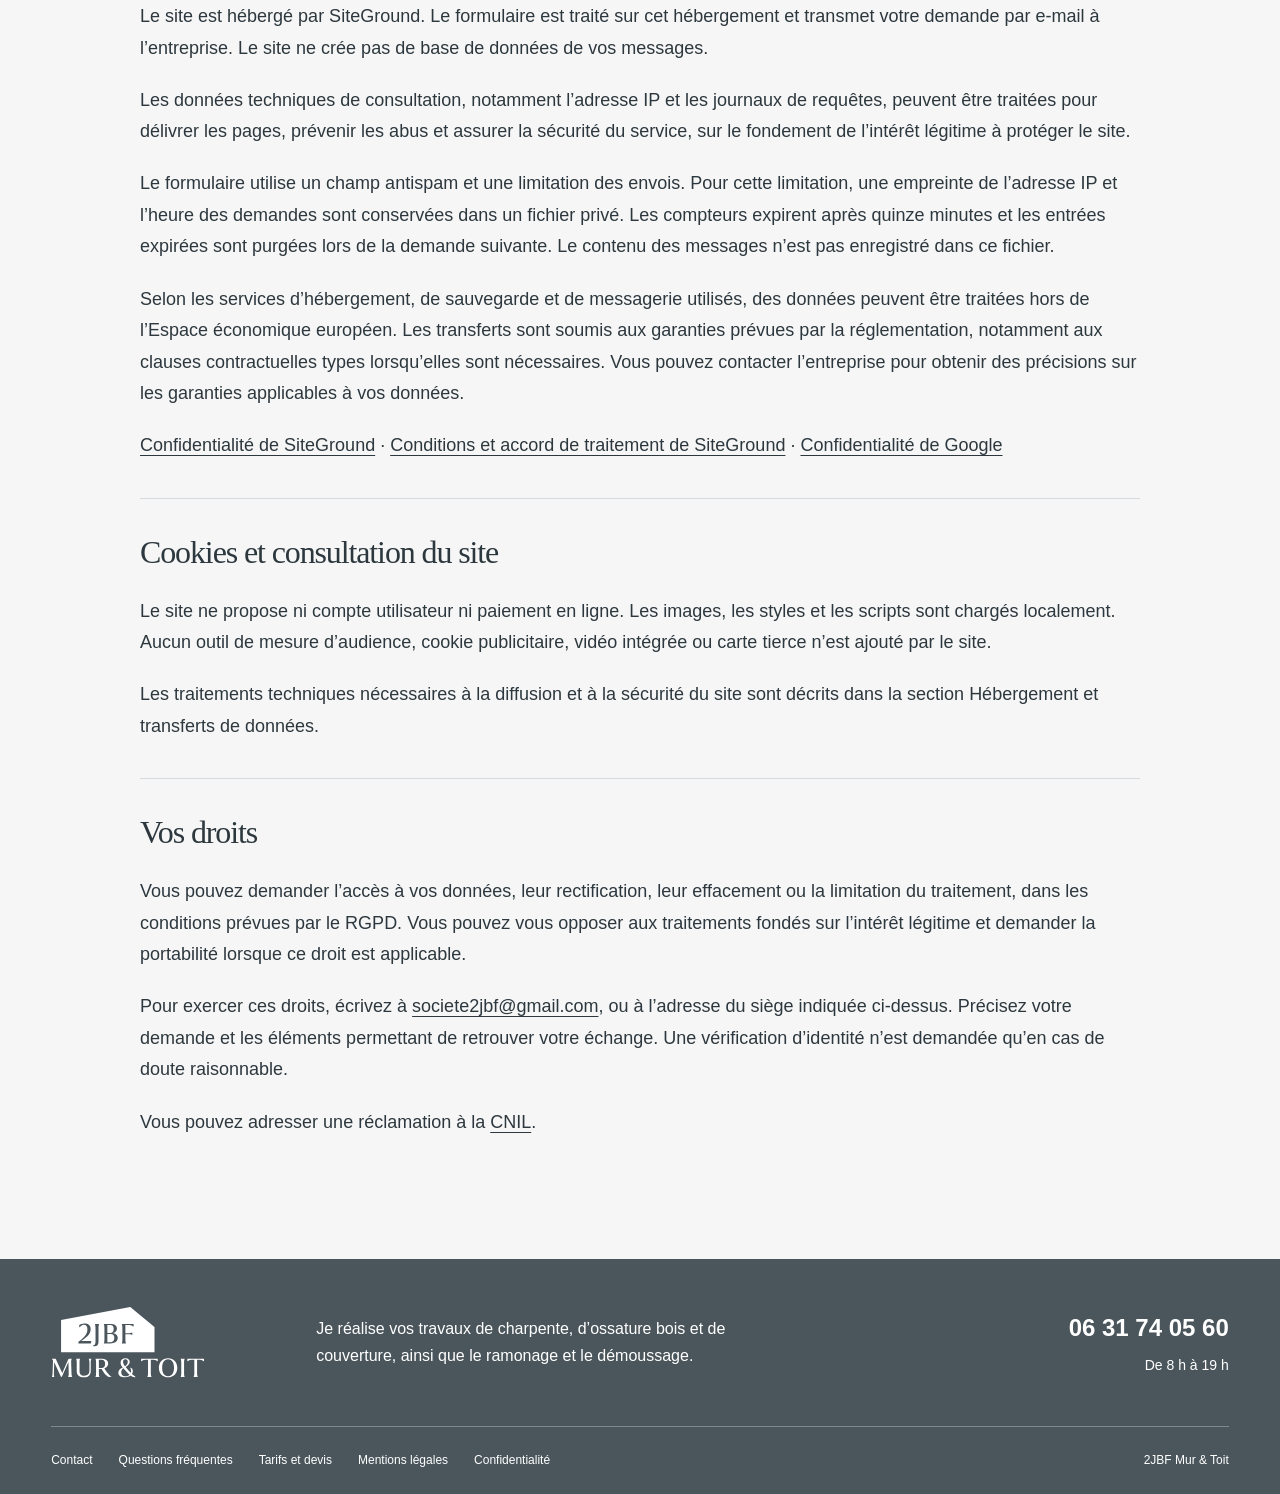
<file: confidentialite/index.html>
<!doctype html>
<html lang="fr"><head><meta charset="utf-8"><meta name="viewport" content="width=device-width,initial-scale=1"><title>Confidentialité | 2JBF</title><meta name="description" content="2JBF Mur &amp; Toit — Charpente, ossature bois, couverture, ramonage et démoussage."><meta name="theme-color" content="#4b565c"><meta name="color-scheme" content="light"><meta name="robots" content="noindex,follow"><link rel="canonical" href="https://societe2jbf.fr/confidentialite/"><link rel="icon" href="../favicon.ico" sizes="any"><link rel="apple-touch-icon" href="../apple-touch-icon.png"><meta property="og:type" content="website"><meta property="og:locale" content="fr_FR"><meta property="og:site_name" content="2JBF Mur &amp; Toit"><meta property="og:title" content="Confidentialité | 2JBF"><meta property="og:description" content="2JBF Mur &amp; Toit — Charpente, ossature bois, couverture, ramonage et démoussage."><meta property="og:url" content="https://societe2jbf.fr/confidentialite/"><meta property="og:image" content="https://societe2jbf.fr/assets/brand/partage-2jbf.jpg"><meta name="twitter:card" content="summary_large_image"><link rel="stylesheet" href="../assets/css/styles.00dadfefed.css"><script src="../assets/js/site.c41742ac37.js" defer></script></head><body class="page-confidentialite"><a class="skip-link" href="#contenu">Aller au contenu</a>
<header class="site-header"><div class="header-inner"><a class="brand" href="../index.html" aria-label="2JBF Mur et Toit, accueil"><img src="../assets/brand/logo-2jbf.svg" width="165" height="78" alt="2JBF Mur &amp; Toit"></a>
<nav class="desktop-nav" aria-label="Navigation principale"><a href="../index.html">Accueil</a><details class="services-menu"><summary>Prestations<svg class="icon icon-chevron" viewBox="0 0 20 20" aria-hidden="true"><path d="m5 8 5 5 5-5"/></svg></summary><div class="services-dropdown"><a href="../charpente/index.html">Charpente<svg class="icon icon-arrow" viewBox="0 0 24 24" aria-hidden="true"><path d="M3 12h17m-6-6 6 6-6 6"/></svg></a><a href="../ossature-bois/index.html">Ossature bois<svg class="icon icon-arrow" viewBox="0 0 24 24" aria-hidden="true"><path d="M3 12h17m-6-6 6 6-6 6"/></svg></a><a href="../couverture/index.html">Couverture<svg class="icon icon-arrow" viewBox="0 0 24 24" aria-hidden="true"><path d="M3 12h17m-6-6 6 6-6 6"/></svg></a><a href="../ramonage/index.html">Ramonage<svg class="icon icon-arrow" viewBox="0 0 24 24" aria-hidden="true"><path d="M3 12h17m-6-6 6 6-6 6"/></svg></a><a href="../demoussage/index.html">Démoussage<svg class="icon icon-arrow" viewBox="0 0 24 24" aria-hidden="true"><path d="M3 12h17m-6-6 6 6-6 6"/></svg></a></div></details><a href="../realisations/index.html">Réalisations</a><a href="../a-propos/index.html">À propos</a><a href="../contact/index.html">Contact</a></nav>
<a class="button button-primary header-call" href="tel:+33631740560">Appelez-moi<svg class="icon" viewBox="0 0 24 24" aria-hidden="true"><path d="m7 3 3 5-3 3a15 15 0 0 0 6 6l3-3 5 3-2 4C10 22 2 14 3 5Z"/></svg></a>
<details class="mobile-menu"><summary>Menu<span class="menu-lines" aria-hidden="true"></span></summary><nav aria-label="Navigation mobile"><a href="../index.html">Accueil</a><details class="services-menu"><summary>Prestations<svg class="icon icon-chevron" viewBox="0 0 20 20" aria-hidden="true"><path d="m5 8 5 5 5-5"/></svg></summary><div class="services-dropdown"><a href="../charpente/index.html">Charpente<svg class="icon icon-arrow" viewBox="0 0 24 24" aria-hidden="true"><path d="M3 12h17m-6-6 6 6-6 6"/></svg></a><a href="../ossature-bois/index.html">Ossature bois<svg class="icon icon-arrow" viewBox="0 0 24 24" aria-hidden="true"><path d="M3 12h17m-6-6 6 6-6 6"/></svg></a><a href="../couverture/index.html">Couverture<svg class="icon icon-arrow" viewBox="0 0 24 24" aria-hidden="true"><path d="M3 12h17m-6-6 6 6-6 6"/></svg></a><a href="../ramonage/index.html">Ramonage<svg class="icon icon-arrow" viewBox="0 0 24 24" aria-hidden="true"><path d="M3 12h17m-6-6 6 6-6 6"/></svg></a><a href="../demoussage/index.html">Démoussage<svg class="icon icon-arrow" viewBox="0 0 24 24" aria-hidden="true"><path d="M3 12h17m-6-6 6 6-6 6"/></svg></a></div></details><a href="../realisations/index.html">Réalisations</a><a href="../a-propos/index.html">À propos</a><a href="../contact/index.html">Contact</a><a class="button button-primary " href="tel:+33631740560">Appelez-moi<svg class="icon" viewBox="0 0 24 24" aria-hidden="true"><path d="m7 3 3 5-3 3a15 15 0 0 0 6 6l3-3 5 3-2 4C10 22 2 14 3 5Z"/></svg></a></nav></details>
</div></header><main id="contenu" tabindex="-1"><section class="container text-hero compact-hero"><h1>Confidentialité</h1></section><div class="container legal-copy"><section><h2>Responsable du traitement</h2><p>2JBF MUR ET TOIT, SARL, située au 1 La Piohaire, 35680 Bais, France, est responsable du traitement des demandes reçues par le site.</p><p>Contact : <a href="mailto:societe2jbf@gmail.com">societe2jbf@gmail.com</a> — <a href="tel:+33631740560">06 31 74 05 60</a>.</p></section><section><h2>Demandes et renseignements</h2><p>Les informations transmises servent à répondre à votre demande, préparer un devis ou un rendez-vous et suivre les échanges concernant votre projet.</p><p>Les demandes de devis et de rendez-vous sont traitées pour prendre, à votre demande, des mesures précontractuelles (article 6, paragraphe 1, b du RGPD). Les autres demandes de renseignements reposent sur l’intérêt légitime de l’entreprise à répondre aux personnes qui la contactent (article 6, paragraphe 1, f du RGPD).</p><p>Le formulaire recueille votre nom, votre e-mail, votre commune et votre message. Ces champs sont obligatoires pour envoyer une demande par ce moyen ; sans eux, le formulaire ne peut pas être transmis. Le téléphone et la prestation sont facultatifs. Vous pouvez aussi contacter l’entreprise par téléphone, SMS ou e-mail. Les liens d’appel et de SMS ouvrent les applications de votre appareil.</p><p>Limitez votre message aux informations utiles à votre projet et évitez d’y inscrire des données sensibles.</p></section><section><h2>Destinataires et conservation</h2><p>Les demandes sont destinées au gérant de 2JBF MUR ET TOIT. SiteGround et ses sous-traitants interviennent pour l’hébergement du site et l’acheminement des messages. Les échanges passent par les prestataires de messagerie, notamment Google pour l’adresse Gmail de l’entreprise.</p><p>Les demandes ne servent pas à l’envoi de publicités.</p><p>Les demandes sans suite sont conservées pendant leur traitement et le suivi du projet, puis supprimées à la clôture de l’échange. Si un contrat est conclu, seules les données nécessaires au dossier client sont conservées pendant l’exécution du contrat, puis, si nécessaire, dans une archive à accès restreint pendant les délais légaux applicables. Les pièces comptables sont conservées dix ans ; les autres données ne sont pas conservées automatiquement pendant cette durée.</p></section><section><h2>Hébergement et transferts de données</h2><p>Le site est hébergé par SiteGround. Le formulaire est traité sur cet hébergement et transmet votre demande par e-mail à l’entreprise. Le site ne crée pas de base de données de vos messages.</p><p>Les données techniques de consultation, notamment l’adresse IP et les journaux de requêtes, peuvent être traitées pour délivrer les pages, prévenir les abus et assurer la sécurité du service, sur le fondement de l’intérêt légitime à protéger le site.</p><p>Le formulaire utilise un champ antispam et une limitation des envois. Pour cette limitation, une empreinte de l’adresse IP et l’heure des demandes sont conservées dans un fichier privé. Les compteurs expirent après quinze minutes et les entrées expirées sont purgées lors de la demande suivante. Le contenu des messages n’est pas enregistré dans ce fichier.</p><p>Selon les services d’hébergement, de sauvegarde et de messagerie utilisés, des données peuvent être traitées hors de l’Espace économique européen. Les transferts sont soumis aux garanties prévues par la réglementation, notamment aux clauses contractuelles types lorsqu’elles sont nécessaires. Vous pouvez contacter l’entreprise pour obtenir des précisions sur les garanties applicables à vos données.</p><p><a href="https://fr.siteground.com/privacy.htm" target="_blank" rel="noopener noreferrer">Confidentialité de SiteGround</a> · <a href="https://fr.siteground.com/terms.htm" target="_blank" rel="noopener noreferrer">Conditions et accord de traitement de SiteGround</a> · <a href="https://policies.google.com/privacy?hl=fr" target="_blank" rel="noopener noreferrer">Confidentialité de Google</a></p></section><section><h2>Cookies et consultation du site</h2><p>Le site ne propose ni compte utilisateur ni paiement en ligne. Les images, les styles et les scripts sont chargés localement. Aucun outil de mesure d’audience, cookie publicitaire, vidéo intégrée ou carte tierce n’est ajouté par le site.</p><p>Les traitements techniques nécessaires à la diffusion et à la sécurité du site sont décrits dans la section Hébergement et transferts de données.</p></section><section><h2>Vos droits</h2><p>Vous pouvez demander l’accès à vos données, leur rectification, leur effacement ou la limitation du traitement, dans les conditions prévues par le RGPD. Vous pouvez vous opposer aux traitements fondés sur l’intérêt légitime et demander la portabilité lorsque ce droit est applicable.</p><p>Pour exercer ces droits, écrivez à <a href="mailto:societe2jbf@gmail.com">societe2jbf@gmail.com</a>, ou à l’adresse du siège indiquée ci-dessus. Précisez votre demande et les éléments permettant de retrouver votre échange. Une vérification d’identité n’est demandée qu’en cas de doute raisonnable.</p><p>Vous pouvez adresser une réclamation à la <a href="https://www.cnil.fr/fr/adresser-une-plainte" target="_blank" rel="noopener noreferrer">CNIL</a>.</p></section></div></main><footer class="site-footer"><div class="container footer-main"><a class="brand footer-brand" href="../index.html"><img src="../assets/brand/logo-2jbf.svg" width="165" height="78" alt="2JBF Mur &amp; Toit"></a><p>Je réalise vos travaux de charpente, d’ossature bois et de couverture, ainsi que le ramonage et le démoussage.</p><div class="footer-contact"><a href="tel:+33631740560">06 31 74 05 60</a><span>De 8 h à 19 h</span></div></div><div class="container footer-bottom"><nav aria-label="Liens utiles"><a href="../contact/index.html">Contact</a><a href="../contact/index.html#faq">Questions fréquentes</a><a href="../mentions-legales/index.html#tarifs">Tarifs et devis</a><a href="../mentions-legales/index.html">Mentions légales</a><a href="../confidentialite/index.html">Confidentialité</a></nav><span>2JBF Mur &amp; Toit</span></div></footer>
<div class="mobile-contact" aria-label="Contact rapide"><a class="button button-primary " href="tel:+33631740560">Appelez-moi<svg class="icon" viewBox="0 0 24 24" aria-hidden="true"><path d="m7 3 3 5-3 3a15 15 0 0 0 6 6l3-3 5 3-2 4C10 22 2 14 3 5Z"/></svg></a><a class="mobile-sms" href="sms:+33631740560" aria-label="Envoyez-moi un SMS"><svg class="icon" viewBox="0 0 24 24" aria-hidden="true"><path d="M4 4h16v12H9l-5 4V4Zm4 5h8m-8 3h5"/></svg><span>SMS</span></a></div></body></html>
</file>
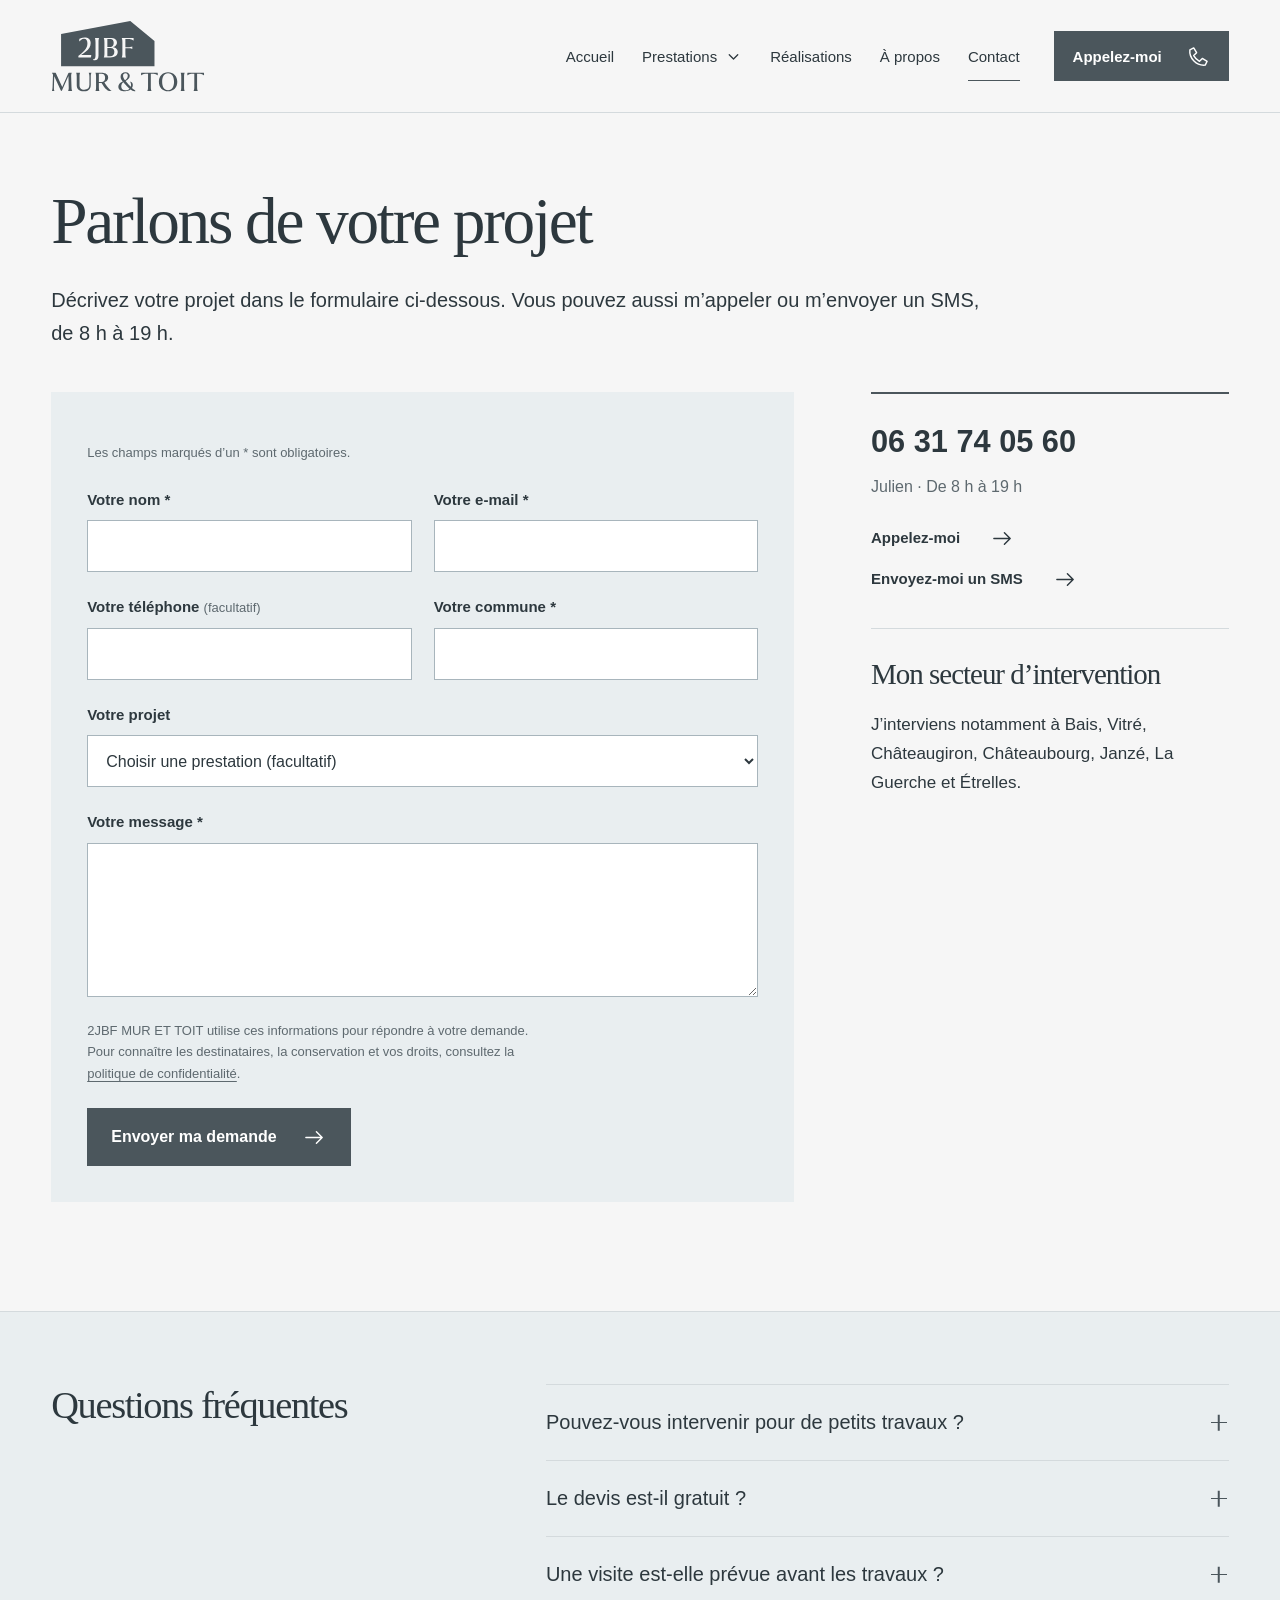
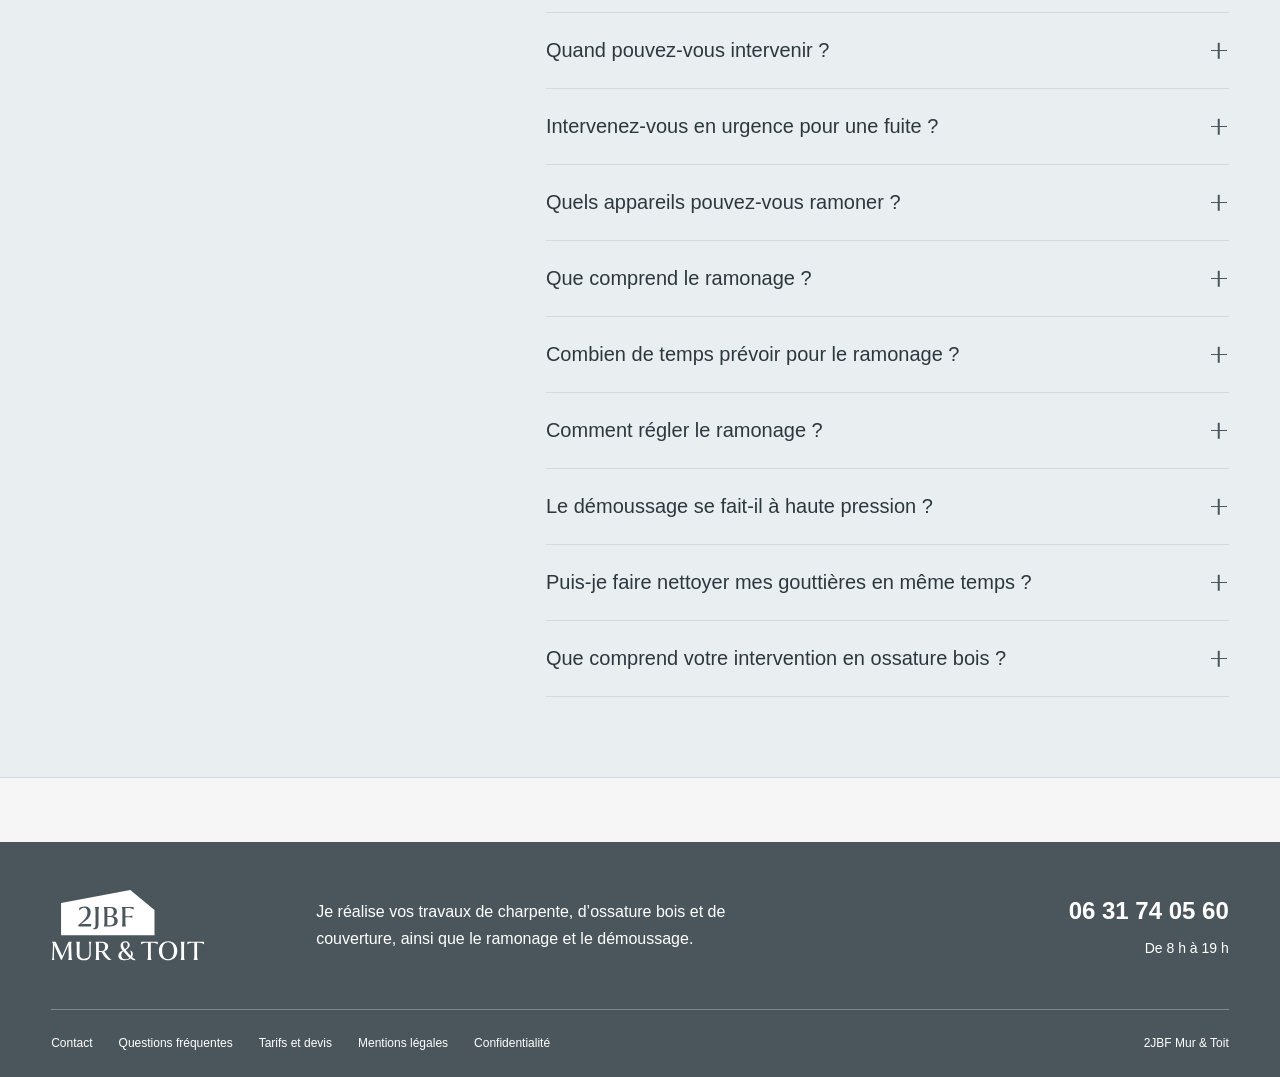
<file: contact/index.html>
<!doctype html>
<html lang="fr"><head><meta charset="utf-8"><meta name="viewport" content="width=device-width,initial-scale=1"><title>Contact et devis pour vos travaux | 2JBF</title><meta name="description" content="Contactez-moi par formulaire, par appel ou par SMS au 06 31 74 05 60 pour vos travaux de charpente, couverture, ossature bois ou entretien."><meta name="theme-color" content="#4b565c"><meta name="color-scheme" content="light"><meta name="robots" content="index,follow"><link rel="canonical" href="https://societe2jbf.fr/contact/"><link rel="icon" href="../favicon.ico" sizes="any"><link rel="apple-touch-icon" href="../apple-touch-icon.png"><meta property="og:type" content="website"><meta property="og:locale" content="fr_FR"><meta property="og:site_name" content="2JBF Mur &amp; Toit"><meta property="og:title" content="Contact et devis pour vos travaux | 2JBF"><meta property="og:description" content="Contactez-moi par formulaire, par appel ou par SMS au 06 31 74 05 60 pour vos travaux de charpente, couverture, ossature bois ou entretien."><meta property="og:url" content="https://societe2jbf.fr/contact/"><meta property="og:image" content="https://societe2jbf.fr/assets/brand/partage-2jbf.jpg"><meta name="twitter:card" content="summary_large_image"><link rel="stylesheet" href="../assets/css/styles.00dadfefed.css"><script src="../assets/js/site.c41742ac37.js" defer></script></head><body class="page-contact"><a class="skip-link" href="#contenu">Aller au contenu</a>
<header class="site-header"><div class="header-inner"><a class="brand" href="../index.html" aria-label="2JBF Mur et Toit, accueil"><img src="../assets/brand/logo-2jbf.svg" width="165" height="78" alt="2JBF Mur &amp; Toit"></a>
<nav class="desktop-nav" aria-label="Navigation principale"><a href="../index.html">Accueil</a><details class="services-menu"><summary>Prestations<svg class="icon icon-chevron" viewBox="0 0 20 20" aria-hidden="true"><path d="m5 8 5 5 5-5"/></svg></summary><div class="services-dropdown"><a href="../charpente/index.html">Charpente<svg class="icon icon-arrow" viewBox="0 0 24 24" aria-hidden="true"><path d="M3 12h17m-6-6 6 6-6 6"/></svg></a><a href="../ossature-bois/index.html">Ossature bois<svg class="icon icon-arrow" viewBox="0 0 24 24" aria-hidden="true"><path d="M3 12h17m-6-6 6 6-6 6"/></svg></a><a href="../couverture/index.html">Couverture<svg class="icon icon-arrow" viewBox="0 0 24 24" aria-hidden="true"><path d="M3 12h17m-6-6 6 6-6 6"/></svg></a><a href="../ramonage/index.html">Ramonage<svg class="icon icon-arrow" viewBox="0 0 24 24" aria-hidden="true"><path d="M3 12h17m-6-6 6 6-6 6"/></svg></a><a href="../demoussage/index.html">Démoussage<svg class="icon icon-arrow" viewBox="0 0 24 24" aria-hidden="true"><path d="M3 12h17m-6-6 6 6-6 6"/></svg></a></div></details><a href="../realisations/index.html">Réalisations</a><a href="../a-propos/index.html">À propos</a><a href="../contact/index.html" aria-current="page">Contact</a></nav>
<a class="button button-primary header-call" href="tel:+33631740560">Appelez-moi<svg class="icon" viewBox="0 0 24 24" aria-hidden="true"><path d="m7 3 3 5-3 3a15 15 0 0 0 6 6l3-3 5 3-2 4C10 22 2 14 3 5Z"/></svg></a>
<details class="mobile-menu"><summary>Menu<span class="menu-lines" aria-hidden="true"></span></summary><nav aria-label="Navigation mobile"><a href="../index.html">Accueil</a><details class="services-menu"><summary>Prestations<svg class="icon icon-chevron" viewBox="0 0 20 20" aria-hidden="true"><path d="m5 8 5 5 5-5"/></svg></summary><div class="services-dropdown"><a href="../charpente/index.html">Charpente<svg class="icon icon-arrow" viewBox="0 0 24 24" aria-hidden="true"><path d="M3 12h17m-6-6 6 6-6 6"/></svg></a><a href="../ossature-bois/index.html">Ossature bois<svg class="icon icon-arrow" viewBox="0 0 24 24" aria-hidden="true"><path d="M3 12h17m-6-6 6 6-6 6"/></svg></a><a href="../couverture/index.html">Couverture<svg class="icon icon-arrow" viewBox="0 0 24 24" aria-hidden="true"><path d="M3 12h17m-6-6 6 6-6 6"/></svg></a><a href="../ramonage/index.html">Ramonage<svg class="icon icon-arrow" viewBox="0 0 24 24" aria-hidden="true"><path d="M3 12h17m-6-6 6 6-6 6"/></svg></a><a href="../demoussage/index.html">Démoussage<svg class="icon icon-arrow" viewBox="0 0 24 24" aria-hidden="true"><path d="M3 12h17m-6-6 6 6-6 6"/></svg></a></div></details><a href="../realisations/index.html">Réalisations</a><a href="../a-propos/index.html">À propos</a><a href="../contact/index.html" aria-current="page">Contact</a><a class="button button-primary " href="tel:+33631740560">Appelez-moi<svg class="icon" viewBox="0 0 24 24" aria-hidden="true"><path d="m7 3 3 5-3 3a15 15 0 0 0 6 6l3-3 5 3-2 4C10 22 2 14 3 5Z"/></svg></a></nav></details>
</div></header><main id="contenu" tabindex="-1"><section class="container contact-heading"><h1>Parlons de votre projet</h1><p class="lead">Décrivez votre projet dans le formulaire ci-dessous. Vous pouvez aussi m’appeler ou m’envoyer un SMS, de 8 h à 19 h.</p></section><section class="container contact-layout" aria-label="Me contacter"><form id="formulaire" class="contact-form" name="contact" method="POST" action="/envoyer.php" aria-label="Formulaire de contact">
<p class="form-honeypot" aria-hidden="true"><label>Ne pas remplir ce champ<input type="text" name="website" tabindex="-1" autocomplete="off"></label></p>
<p class="form-required-note">Les champs marqués d’un * sont obligatoires.</p>
<div class="form-fields">
<div class="form-field"><label for="contact-nom">Votre nom <span aria-hidden="true">*</span></label><input id="contact-nom" name="nom" type="text" autocomplete="name" maxlength="120" required></div>
<div class="form-field"><label for="contact-email">Votre e-mail <span aria-hidden="true">*</span></label><input id="contact-email" name="email" type="email" autocomplete="email" maxlength="254" required></div>
<div class="form-field"><label for="contact-telephone">Votre téléphone <span class="optional">(facultatif)</span></label><input id="contact-telephone" name="telephone" type="tel" autocomplete="tel" maxlength="40"></div>
<div class="form-field"><label for="contact-commune">Votre commune <span aria-hidden="true">*</span></label><input id="contact-commune" name="commune" type="text" autocomplete="address-level2" maxlength="120" required></div>
<div class="form-field form-field-full"><label for="contact-prestation">Votre projet</label><select id="contact-prestation" name="prestation"><option value="">Choisir une prestation (facultatif)</option><option value="Charpente">Charpente</option><option value="Ossature bois">Ossature bois</option><option value="Couverture">Couverture</option><option value="Ramonage">Ramonage</option><option value="Démoussage">Démoussage</option></select></div>
<div class="form-field form-field-full"><label for="contact-message">Votre message <span aria-hidden="true">*</span></label><textarea id="contact-message" name="message" rows="5" maxlength="6000" required></textarea></div>
</div>
<p class="form-privacy" id="contact-confidentialite">2JBF MUR ET TOIT utilise ces informations pour répondre à votre demande. Pour connaître les destinataires, la conservation et vos droits, consultez la <a href="../confidentialite/index.html">politique de confidentialité</a>.</p>
<button class="button button-primary form-submit" type="submit" aria-describedby="contact-confidentialite">Envoyer ma demande<svg class="icon icon-arrow" viewBox="0 0 24 24" aria-hidden="true"><path d="M3 12h17m-6-6 6 6-6 6"/></svg></button>
<p class="form-local-note" role="status" hidden></p>
</form><aside class="contact-aside" aria-label="Autres moyens de contact"><div class="contact-direct"><a class="contact-number" href="tel:+33631740560">06 31 74 05 60</a><p>Julien · De 8 h à 19 h</p><div class="hero-actions"><a class="text-link " href="tel:+33631740560">Appelez-moi<svg class="icon icon-arrow" viewBox="0 0 24 24" aria-hidden="true"><path d="M3 12h17m-6-6 6 6-6 6"/></svg></a><a class="text-link " href="sms:+33631740560">Envoyez-moi un SMS<svg class="icon icon-arrow" viewBox="0 0 24 24" aria-hidden="true"><path d="M3 12h17m-6-6 6 6-6 6"/></svg></a></div></div><div class="contact-sector"><h2>Mon secteur d’intervention</h2><p>J’interviens notamment à Bais, Vitré, Châteaugiron, Châteaubourg, Janzé, La Guerche et Étrelles.</p></div></aside></section><section class="faq-block" id="faq" aria-labelledby="faq-heading"><div class="faq-section container"><h2 id="faq-heading">Questions fréquentes</h2><div class="faq-list"><details class="faq-item" id="faq-1"><summary>Pouvez-vous intervenir pour de petits travaux ?<span aria-hidden="true" class="faq-plus"></span></summary><div><p>J’interviens aussi bien pour une petite intervention que pour une rénovation plus importante.</p></div></details><details class="faq-item" id="faq-2"><summary>Le devis est-il gratuit ?<span aria-hidden="true" class="faq-plus"></span></summary><div><p>Le devis est gratuit. Je l’envoie en moyenne sous deux semaines.</p></div></details><details class="faq-item" id="faq-3"><summary>Une visite est-elle prévue avant les travaux ?<span aria-hidden="true" class="faq-plus"></span></summary><div><p>Une visite sur place est organisée selon le projet. Pour les travaux de charpente, je réalise un diagnostic avant l’intervention.</p></div></details><details class="faq-item" id="faq-4"><summary>Quand pouvez-vous intervenir ?<span aria-hidden="true" class="faq-plus"></span></summary><div><p>Nous planifions les travaux ensemble, selon les disponibilités. Pour la couverture, le délai habituel est de sept jours ; la date d’intervention reste à convenir avec vous.</p></div></details><details class="faq-item" id="faq-5"><summary>Intervenez-vous en urgence pour une fuite ?<span aria-hidden="true" class="faq-plus"></span></summary><div><p>Mes interventions de couverture sont planifiées avec vous ; je n’assure pas les urgences pour fuite. Le bâchage et la mise hors d’eau peuvent être prévus dans ce cadre.</p></div></details><details class="faq-item" id="faq-6"><summary>Quels appareils pouvez-vous ramoner ?<span aria-hidden="true" class="faq-plus"></span></summary><div><p>Je ramone les inserts et les poêles à bois ou à granulés. Vous pouvez associer au ramonage l’entretien de l’appareil.</p></div></details><details class="faq-item" id="faq-7"><summary>Que comprend le ramonage ?<span aria-hidden="true" class="faq-plus"></span></summary><div><p>Je ramone le conduit mécaniquement par le haut et j’en contrôle visuellement l’état. La zone est ensuite nettoyée, et je vous remets un certificat ou une attestation.</p></div></details><details class="faq-item" id="faq-8"><summary>Combien de temps prévoir pour le ramonage ?<span aria-hidden="true" class="faq-plus"></span></summary><div><p>Prévoyez en moyenne 30 minutes pour l’intervention.</p></div></details><details class="faq-item" id="faq-9"><summary>Comment régler le ramonage ?<span aria-hidden="true" class="faq-plus"></span></summary><div><p>Vous pouvez régler en espèces, par chèque ou par virement.</p></div></details><details class="faq-item" id="faq-10"><summary>Le démoussage se fait-il à haute pression ?<span aria-hidden="true" class="faq-plus"></span></summary><div><p>Je nettoie les toitures en ardoise mécaniquement, sans nettoyeur haute pression. Je propose également des traitements antimousse et hydrofuge.</p></div></details><details class="faq-item" id="faq-11"><summary>Puis-je faire nettoyer mes gouttières en même temps ?<span aria-hidden="true" class="faq-plus"></span></summary><div><p>Le démoussage peut être associé au nettoyage des gouttières dans une même prestation. Je réalise aussi le nettoyage des chéneaux.</p></div></details><details class="faq-item" id="faq-12"><summary>Que comprend votre intervention en ossature bois ?<span aria-hidden="true" class="faq-plus"></span></summary><div><p>Je prends en charge la structure, l’isolation, le bardage et la toiture. Cette prestation ne comprend ni la réalisation clé en main ni les démarches administratives.</p></div></details></div></div></section></main><footer class="site-footer"><div class="container footer-main"><a class="brand footer-brand" href="../index.html"><img src="../assets/brand/logo-2jbf.svg" width="165" height="78" alt="2JBF Mur &amp; Toit"></a><p>Je réalise vos travaux de charpente, d’ossature bois et de couverture, ainsi que le ramonage et le démoussage.</p><div class="footer-contact"><a href="tel:+33631740560">06 31 74 05 60</a><span>De 8 h à 19 h</span></div></div><div class="container footer-bottom"><nav aria-label="Liens utiles"><a href="../contact/index.html">Contact</a><a href="../contact/index.html#faq">Questions fréquentes</a><a href="../mentions-legales/index.html#tarifs">Tarifs et devis</a><a href="../mentions-legales/index.html">Mentions légales</a><a href="../confidentialite/index.html">Confidentialité</a></nav><span>2JBF Mur &amp; Toit</span></div></footer>
<div class="mobile-contact" aria-label="Contact rapide"><a class="button button-primary " href="tel:+33631740560">Appelez-moi<svg class="icon" viewBox="0 0 24 24" aria-hidden="true"><path d="m7 3 3 5-3 3a15 15 0 0 0 6 6l3-3 5 3-2 4C10 22 2 14 3 5Z"/></svg></a><a class="mobile-sms" href="sms:+33631740560" aria-label="Envoyez-moi un SMS"><svg class="icon" viewBox="0 0 24 24" aria-hidden="true"><path d="M4 4h16v12H9l-5 4V4Zm4 5h8m-8 3h5"/></svg><span>SMS</span></a></div></body></html>
</file>
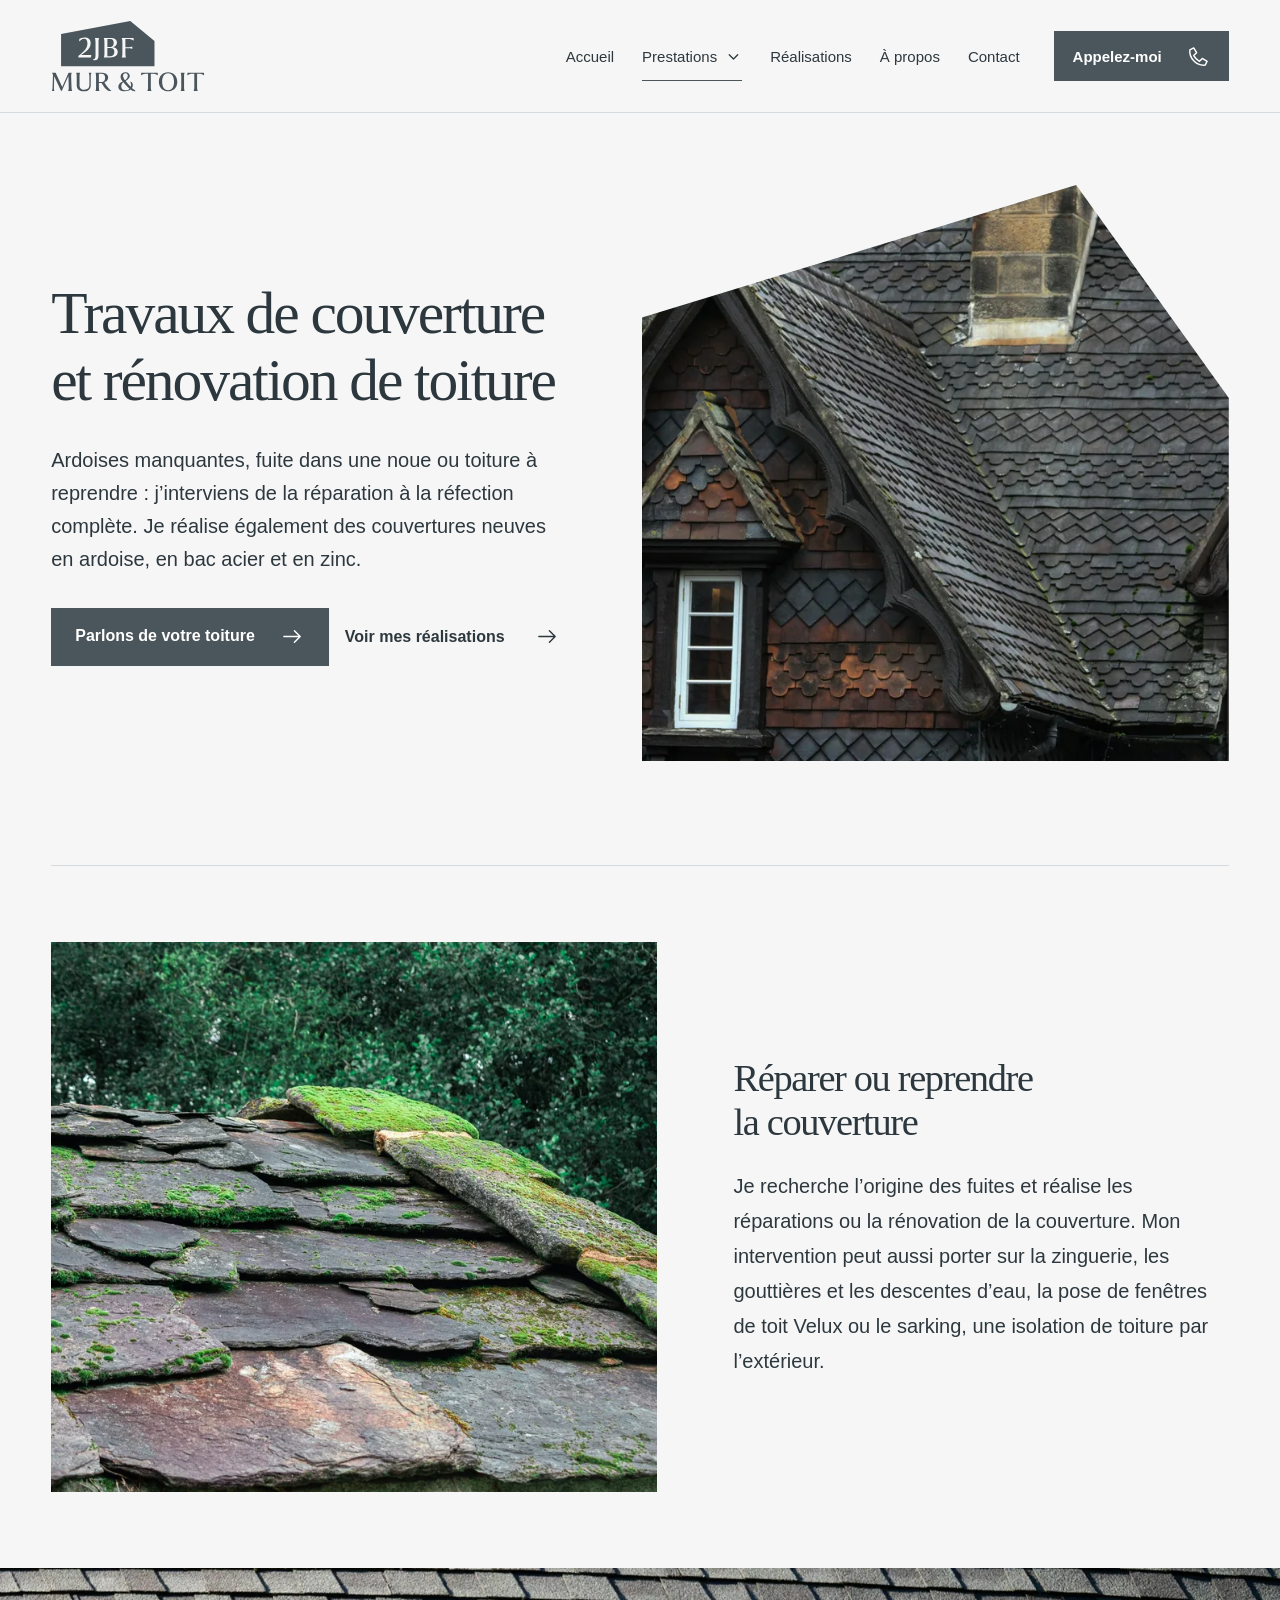
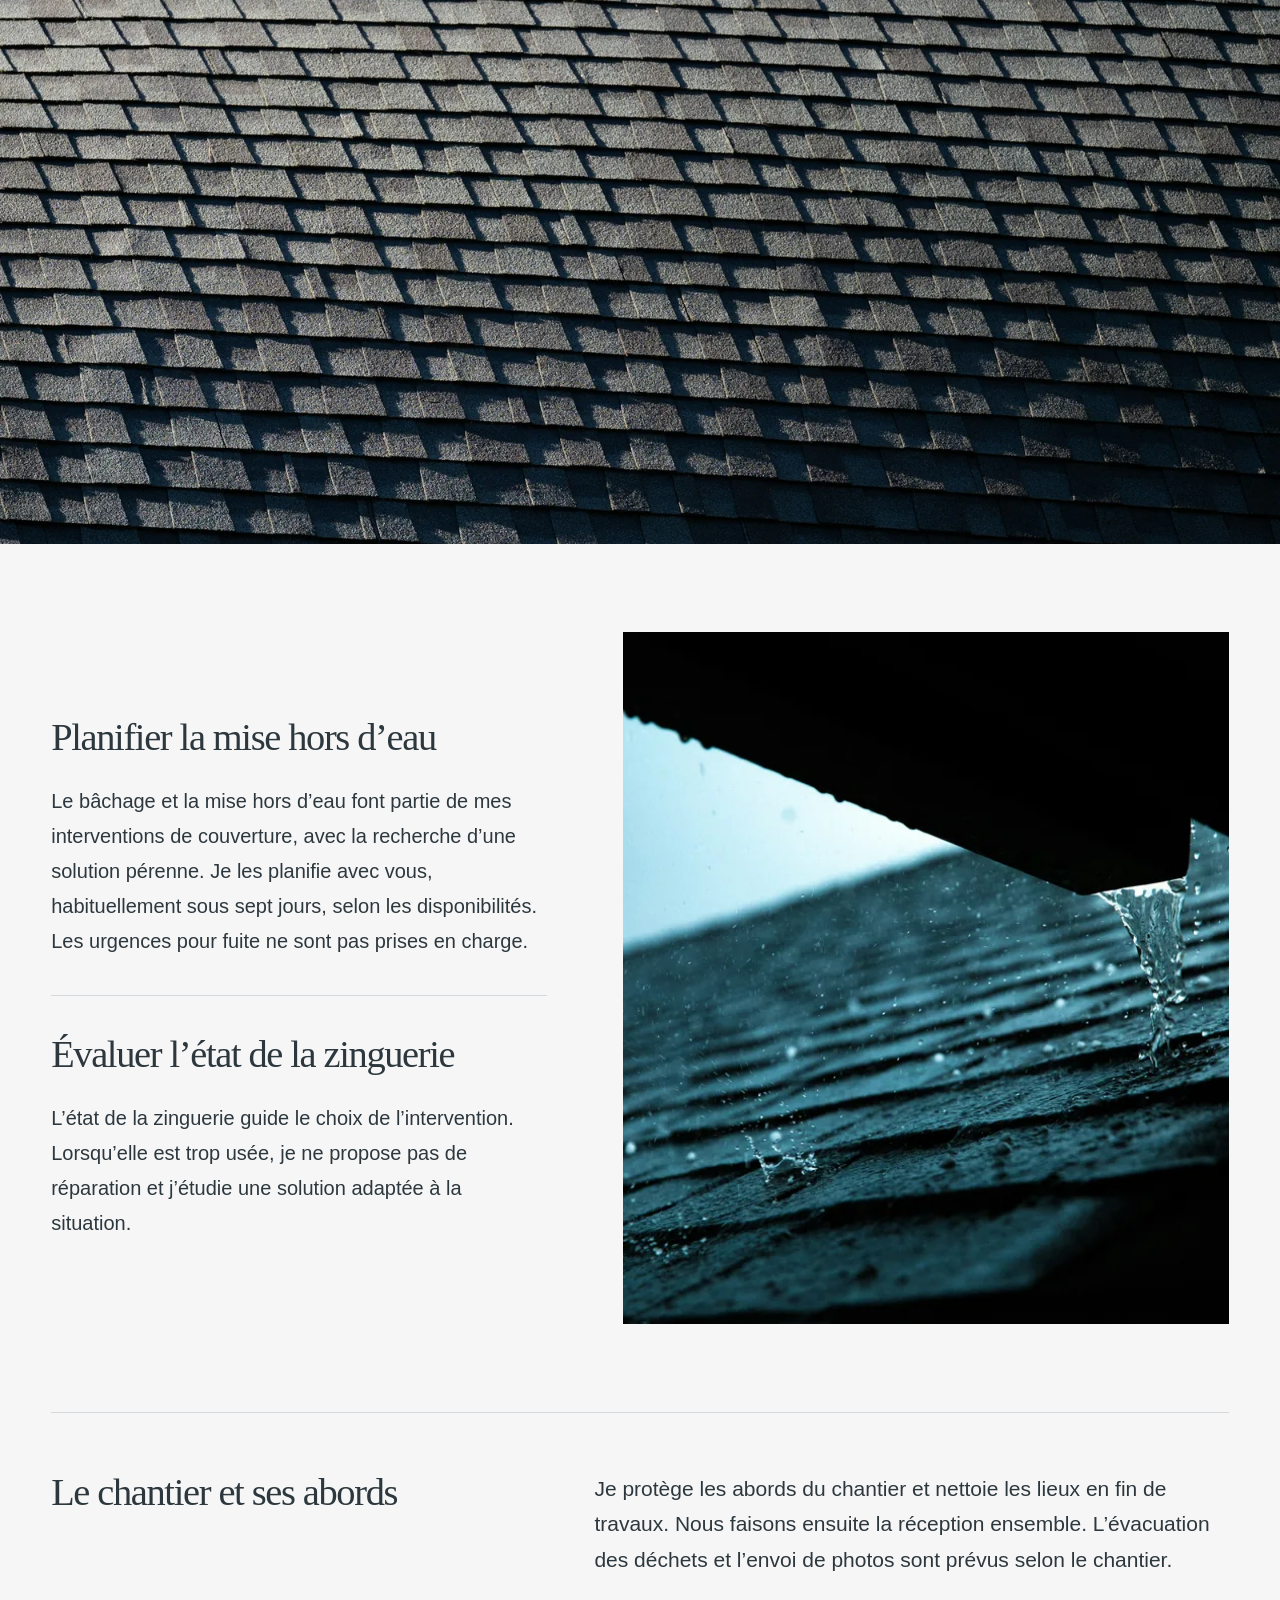
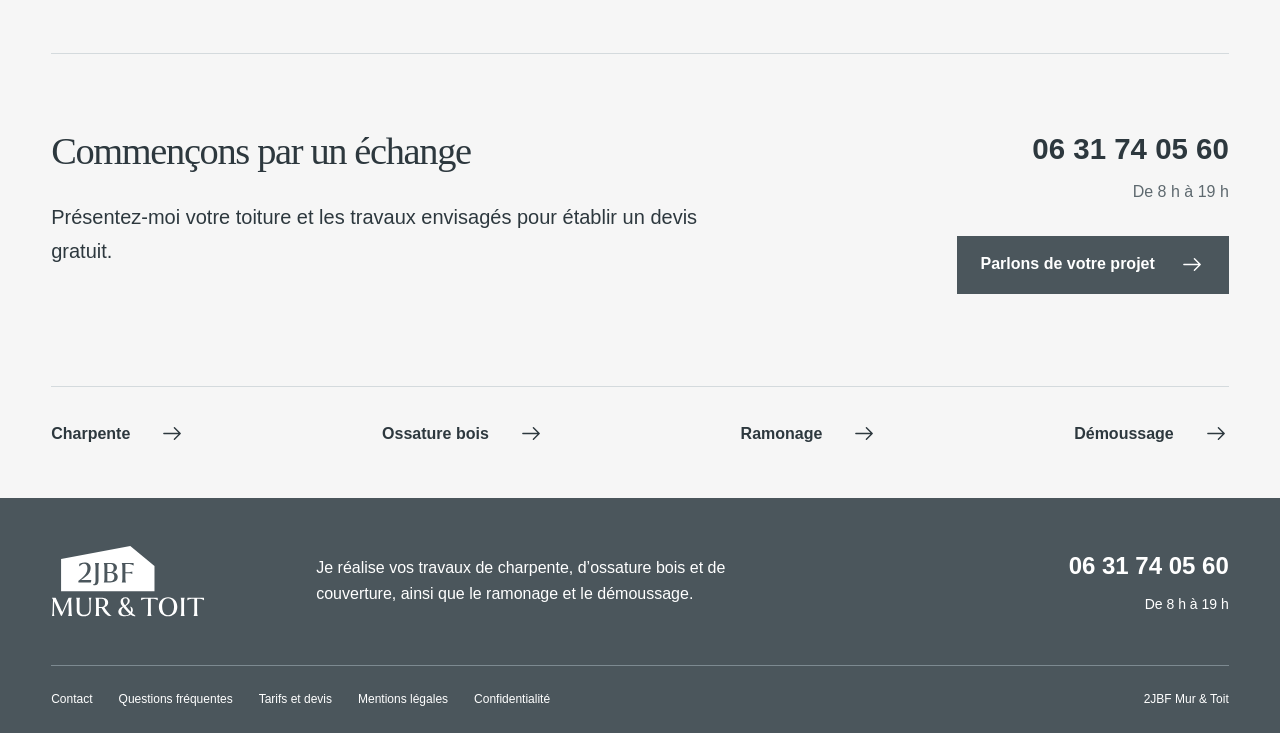
<file: couverture/index.html>
<!doctype html>
<html lang="fr"><head><meta charset="utf-8"><meta name="viewport" content="width=device-width,initial-scale=1"><title>Couverture et rénovation de toiture | 2JBF</title><meta name="description" content="Je réalise vos travaux de couverture en ardoise, bac acier et zinc : rénovation, réparation, recherche de fuite, fenêtres de toit et zinguerie."><meta name="theme-color" content="#4b565c"><meta name="color-scheme" content="light"><meta name="robots" content="index,follow"><link rel="canonical" href="https://societe2jbf.fr/couverture/"><link rel="icon" href="../favicon.ico" sizes="any"><link rel="apple-touch-icon" href="../apple-touch-icon.png"><meta property="og:type" content="website"><meta property="og:locale" content="fr_FR"><meta property="og:site_name" content="2JBF Mur &amp; Toit"><meta property="og:title" content="Couverture et rénovation de toiture | 2JBF"><meta property="og:description" content="Je réalise vos travaux de couverture en ardoise, bac acier et zinc : rénovation, réparation, recherche de fuite, fenêtres de toit et zinguerie."><meta property="og:url" content="https://societe2jbf.fr/couverture/"><meta property="og:image" content="https://societe2jbf.fr/assets/brand/partage-2jbf.jpg"><meta name="twitter:card" content="summary_large_image"><link rel="stylesheet" href="../assets/css/styles.00dadfefed.css"><script src="../assets/js/site.c41742ac37.js" defer></script></head><body class="page-couverture"><a class="skip-link" href="#contenu">Aller au contenu</a>
<header class="site-header"><div class="header-inner"><a class="brand" href="../index.html" aria-label="2JBF Mur et Toit, accueil"><img src="../assets/brand/logo-2jbf.svg" width="165" height="78" alt="2JBF Mur &amp; Toit"></a>
<nav class="desktop-nav" aria-label="Navigation principale"><a href="../index.html">Accueil</a><details class="services-menu"><summary class="is-active">Prestations<svg class="icon icon-chevron" viewBox="0 0 20 20" aria-hidden="true"><path d="m5 8 5 5 5-5"/></svg></summary><div class="services-dropdown"><a href="../charpente/index.html">Charpente<svg class="icon icon-arrow" viewBox="0 0 24 24" aria-hidden="true"><path d="M3 12h17m-6-6 6 6-6 6"/></svg></a><a href="../ossature-bois/index.html">Ossature bois<svg class="icon icon-arrow" viewBox="0 0 24 24" aria-hidden="true"><path d="M3 12h17m-6-6 6 6-6 6"/></svg></a><a href="../couverture/index.html" aria-current="page">Couverture<svg class="icon icon-arrow" viewBox="0 0 24 24" aria-hidden="true"><path d="M3 12h17m-6-6 6 6-6 6"/></svg></a><a href="../ramonage/index.html">Ramonage<svg class="icon icon-arrow" viewBox="0 0 24 24" aria-hidden="true"><path d="M3 12h17m-6-6 6 6-6 6"/></svg></a><a href="../demoussage/index.html">Démoussage<svg class="icon icon-arrow" viewBox="0 0 24 24" aria-hidden="true"><path d="M3 12h17m-6-6 6 6-6 6"/></svg></a></div></details><a href="../realisations/index.html">Réalisations</a><a href="../a-propos/index.html">À propos</a><a href="../contact/index.html">Contact</a></nav>
<a class="button button-primary header-call" href="tel:+33631740560">Appelez-moi<svg class="icon" viewBox="0 0 24 24" aria-hidden="true"><path d="m7 3 3 5-3 3a15 15 0 0 0 6 6l3-3 5 3-2 4C10 22 2 14 3 5Z"/></svg></a>
<details class="mobile-menu"><summary>Menu<span class="menu-lines" aria-hidden="true"></span></summary><nav aria-label="Navigation mobile"><a href="../index.html">Accueil</a><details class="services-menu"><summary class="is-active">Prestations<svg class="icon icon-chevron" viewBox="0 0 20 20" aria-hidden="true"><path d="m5 8 5 5 5-5"/></svg></summary><div class="services-dropdown"><a href="../charpente/index.html">Charpente<svg class="icon icon-arrow" viewBox="0 0 24 24" aria-hidden="true"><path d="M3 12h17m-6-6 6 6-6 6"/></svg></a><a href="../ossature-bois/index.html">Ossature bois<svg class="icon icon-arrow" viewBox="0 0 24 24" aria-hidden="true"><path d="M3 12h17m-6-6 6 6-6 6"/></svg></a><a href="../couverture/index.html" aria-current="page">Couverture<svg class="icon icon-arrow" viewBox="0 0 24 24" aria-hidden="true"><path d="M3 12h17m-6-6 6 6-6 6"/></svg></a><a href="../ramonage/index.html">Ramonage<svg class="icon icon-arrow" viewBox="0 0 24 24" aria-hidden="true"><path d="M3 12h17m-6-6 6 6-6 6"/></svg></a><a href="../demoussage/index.html">Démoussage<svg class="icon icon-arrow" viewBox="0 0 24 24" aria-hidden="true"><path d="M3 12h17m-6-6 6 6-6 6"/></svg></a></div></details><a href="../realisations/index.html">Réalisations</a><a href="../a-propos/index.html">À propos</a><a href="../contact/index.html">Contact</a><a class="button button-primary " href="tel:+33631740560">Appelez-moi<svg class="icon" viewBox="0 0 24 24" aria-hidden="true"><path d="m7 3 3 5-3 3a15 15 0 0 0 6 6l3-3 5 3-2 4C10 22 2 14 3 5Z"/></svg></a></nav></details>
</div></header><main id="contenu" tabindex="-1"><section class="hero container hero-service "><div class="hero-copy"><h1>Travaux de couverture et rénovation de toiture</h1><p class="lead">Ardoises manquantes, fuite dans une noue ou toiture à reprendre : j’interviens de la réparation à la réfection complète. Je réalise également des couvertures neuves en ardoise, en bac acier et en zinc.</p><div class="hero-actions"><a class="button button-primary " href="tel:+33631740560">Parlons de votre toiture<svg class="icon icon-arrow" viewBox="0 0 24 24" aria-hidden="true"><path d="M3 12h17m-6-6 6 6-6 6"/></svg></a><a class="text-link " href="../realisations/index.html">Voir mes réalisations<svg class="icon icon-arrow" viewBox="0 0 24 24" aria-hidden="true"><path d="M3 12h17m-6-6 6 6-6 6"/></svg></a></div></div><div class="hero-visual"><figure class="photo hero-photo roof-photo"><div class="photo-frame"><img src="../assets/images/couverture-1024.webp" srcset="../assets/images/couverture-640.webp 640w, ../assets/images/couverture-1024.webp 1024w, ../assets/images/couverture-1600.webp 1600w" sizes="(max-width: 760px) calc(100vw - 40px), (max-width: 1200px) 48vw, 720px" width="2600" height="1733" alt="Toiture en ardoise avec lucarnes, photographie d’ambiance" loading="eager" decoding="async" fetchpriority="high"></div></figure></div></section><div class="container service-story service-story-first"><figure class="photo service-story-photo"><div class="photo-frame"><img src="../assets/images/mousse-1024.webp" srcset="../assets/images/mousse-640.webp 640w, ../assets/images/mousse-1024.webp 1024w, ../assets/images/mousse-1600.webp 1600w" sizes="(max-width: 760px) calc(100vw - 40px), (max-width: 1200px) 48vw, 720px" width="2800" height="1867" alt="Ardoises anciennes portant de la mousse, photographie d’ambiance" loading="lazy" decoding="async"></div></figure><div class="service-story-copy"><section class="service-copy-section" id="reparer-ou-reprendre-la-couverture"><h2>Réparer ou reprendre la couverture</h2><p>Je recherche l’origine des fuites et réalise les réparations ou la rénovation de la couverture. Mon intervention peut aussi porter sur la zinguerie, les gouttières et les descentes d’eau, la pose de fenêtres de toit Velux ou le sarking, une isolation de toiture par l’extérieur.</p></section></div></div><figure class="photo service-panorama"><div class="photo-frame"><img src="../assets/images/ardoise-1024.webp" srcset="../assets/images/ardoise-640.webp 640w, ../assets/images/ardoise-1024.webp 1024w, ../assets/images/ardoise-1600.webp 1600w, ../assets/images/ardoise-2400.webp 2400w" sizes="100vw" width="2400" height="2400" alt="Détail d’une couverture en ardoise, photographie d’ambiance" loading="lazy" decoding="async"></div></figure><div class="container service-story service-story-reverse"><div class="service-story-copy"><section class="service-copy-section" id="planifier-la-mise-hors-deau"><h2>Planifier la mise hors d’eau</h2><p>Le bâchage et la mise hors d’eau font partie de mes interventions de couverture, avec la recherche d’une solution pérenne. Je les planifie avec vous, habituellement sous sept jours, selon les disponibilités. Les urgences pour fuite ne sont pas prises en charge.</p></section><section class="service-copy-section" id="evaluer-letat-de-la-zinguerie"><h2>Évaluer l’état de la zinguerie</h2><p>L’état de la zinguerie guide le choix de l’intervention. Lorsqu’elle est trop usée, je ne propose pas de réparation et j’étudie une solution adaptée à la situation.</p></section></div><figure class="photo service-story-photo service-detail-photo"><div class="photo-frame"><img src="../assets/images/gouttiere-1024.webp" srcset="../assets/images/gouttiere-640.webp 640w, ../assets/images/gouttiere-1024.webp 1024w, ../assets/images/gouttiere-1600.webp 1600w" sizes="(max-width: 760px) calc(100vw - 40px), (max-width: 1200px) 48vw, 720px" width="2800" height="1867" alt="Écoulement de la pluie au bord d’une toiture, photographie d’ambiance" loading="lazy" decoding="async"></div></figure></div><div class="container service-process"><section class="editorial-row" id="le-chantier-et-ses-abords"><h2>Le chantier et ses abords</h2><div><p>Je protège les abords du chantier et nettoie les lieux en fin de travaux. Nous faisons ensuite la réception ensemble. L’évacuation des déchets et l’envoi de photos sont prévus selon le chantier.</p></div></section></div><section class="contact-band container"><div><h2>Commençons par un échange</h2><p>Présentez-moi votre toiture et les travaux envisagés pour établir un devis gratuit.</p></div><div class="contact-band-actions"><a class="contact-number" href="tel:+33631740560">06 31 74 05 60</a><span>De 8 h à 19 h</span><a class="button button-primary " href="../contact/index.html">Parlons de votre projet<svg class="icon icon-arrow" viewBox="0 0 24 24" aria-hidden="true"><path d="M3 12h17m-6-6 6 6-6 6"/></svg></a></div></section><nav class="container related-services" aria-label="Autres prestations"><a class="text-link " href="../charpente/index.html">Charpente<svg class="icon icon-arrow" viewBox="0 0 24 24" aria-hidden="true"><path d="M3 12h17m-6-6 6 6-6 6"/></svg></a><a class="text-link " href="../ossature-bois/index.html">Ossature bois<svg class="icon icon-arrow" viewBox="0 0 24 24" aria-hidden="true"><path d="M3 12h17m-6-6 6 6-6 6"/></svg></a><a class="text-link " href="../ramonage/index.html">Ramonage<svg class="icon icon-arrow" viewBox="0 0 24 24" aria-hidden="true"><path d="M3 12h17m-6-6 6 6-6 6"/></svg></a><a class="text-link " href="../demoussage/index.html">Démoussage<svg class="icon icon-arrow" viewBox="0 0 24 24" aria-hidden="true"><path d="M3 12h17m-6-6 6 6-6 6"/></svg></a></nav></main><footer class="site-footer"><div class="container footer-main"><a class="brand footer-brand" href="../index.html"><img src="../assets/brand/logo-2jbf.svg" width="165" height="78" alt="2JBF Mur &amp; Toit"></a><p>Je réalise vos travaux de charpente, d’ossature bois et de couverture, ainsi que le ramonage et le démoussage.</p><div class="footer-contact"><a href="tel:+33631740560">06 31 74 05 60</a><span>De 8 h à 19 h</span></div></div><div class="container footer-bottom"><nav aria-label="Liens utiles"><a href="../contact/index.html">Contact</a><a href="../contact/index.html#faq">Questions fréquentes</a><a href="../mentions-legales/index.html#tarifs">Tarifs et devis</a><a href="../mentions-legales/index.html">Mentions légales</a><a href="../confidentialite/index.html">Confidentialité</a></nav><span>2JBF Mur &amp; Toit</span></div></footer>
<div class="mobile-contact" aria-label="Contact rapide"><a class="button button-primary " href="tel:+33631740560">Appelez-moi<svg class="icon" viewBox="0 0 24 24" aria-hidden="true"><path d="m7 3 3 5-3 3a15 15 0 0 0 6 6l3-3 5 3-2 4C10 22 2 14 3 5Z"/></svg></a><a class="mobile-sms" href="sms:+33631740560" aria-label="Envoyez-moi un SMS"><svg class="icon" viewBox="0 0 24 24" aria-hidden="true"><path d="M4 4h16v12H9l-5 4V4Zm4 5h8m-8 3h5"/></svg><span>SMS</span></a></div></body></html>
</file>
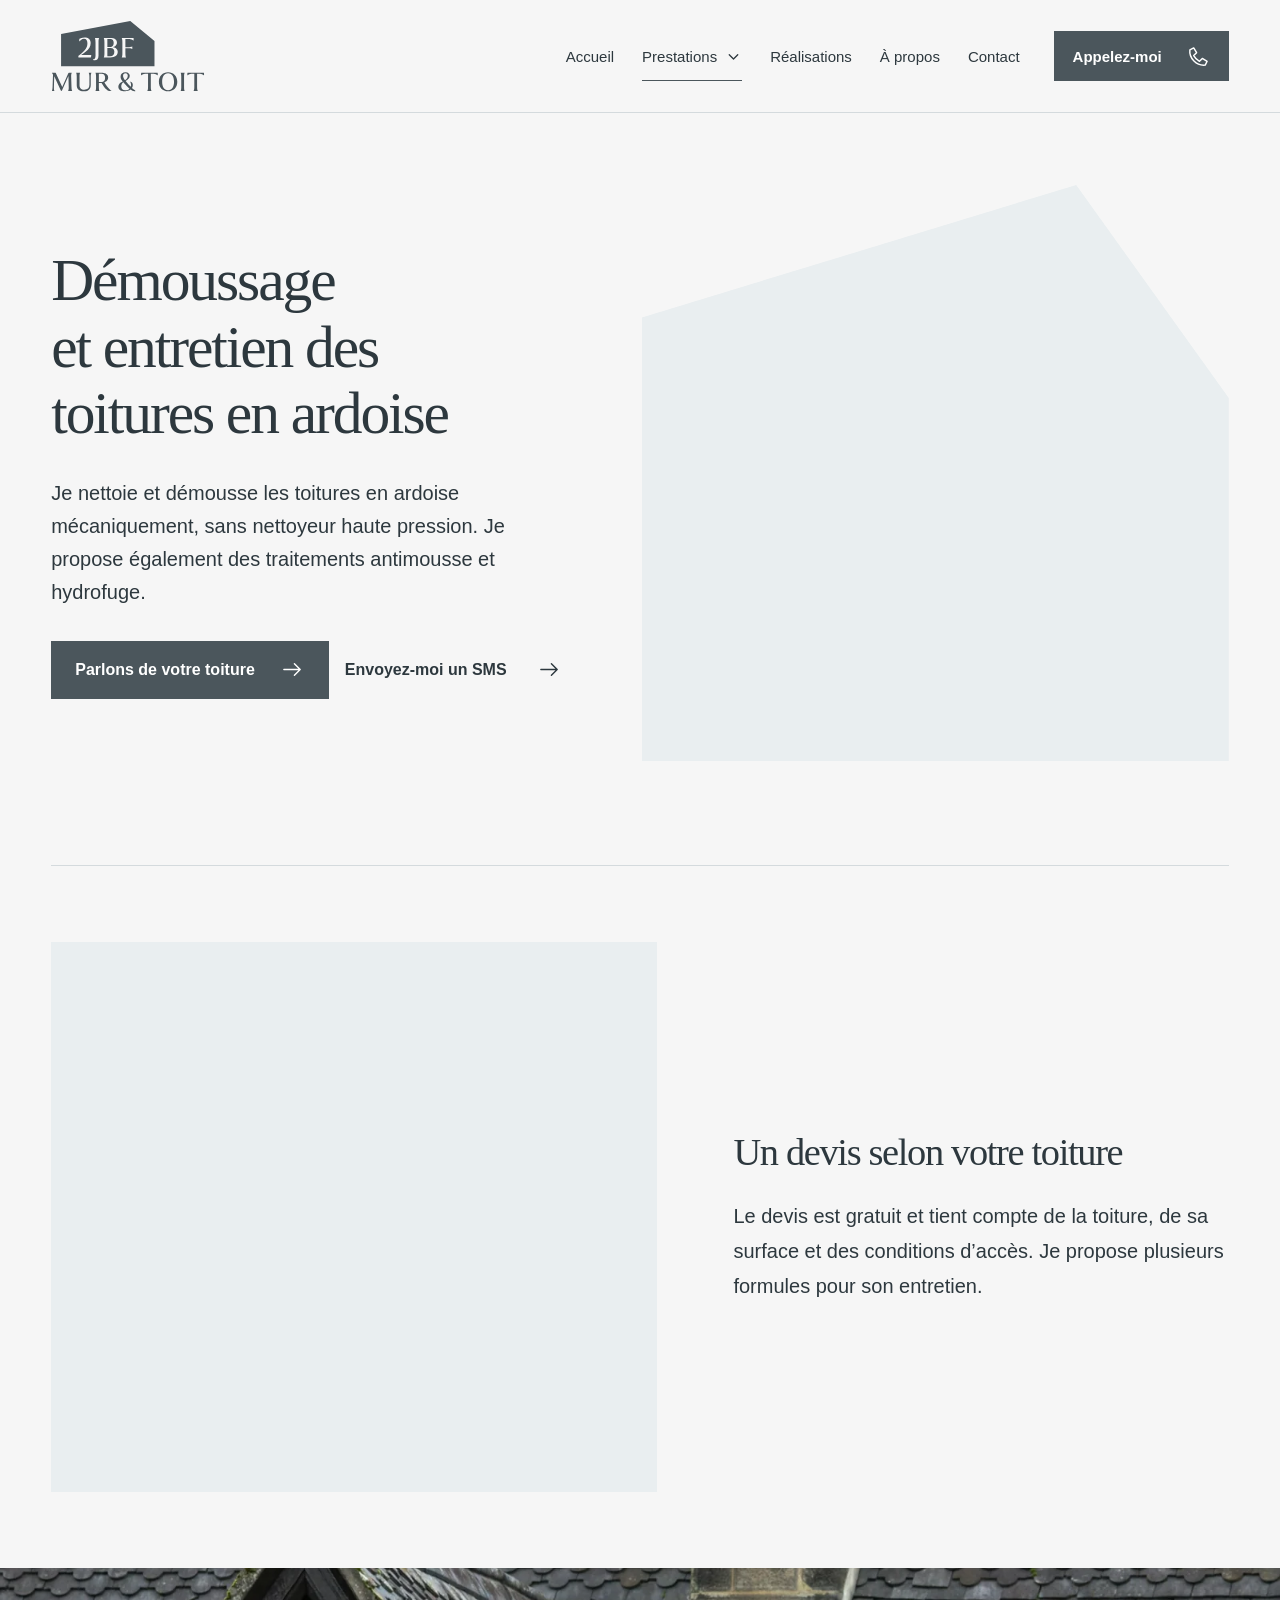
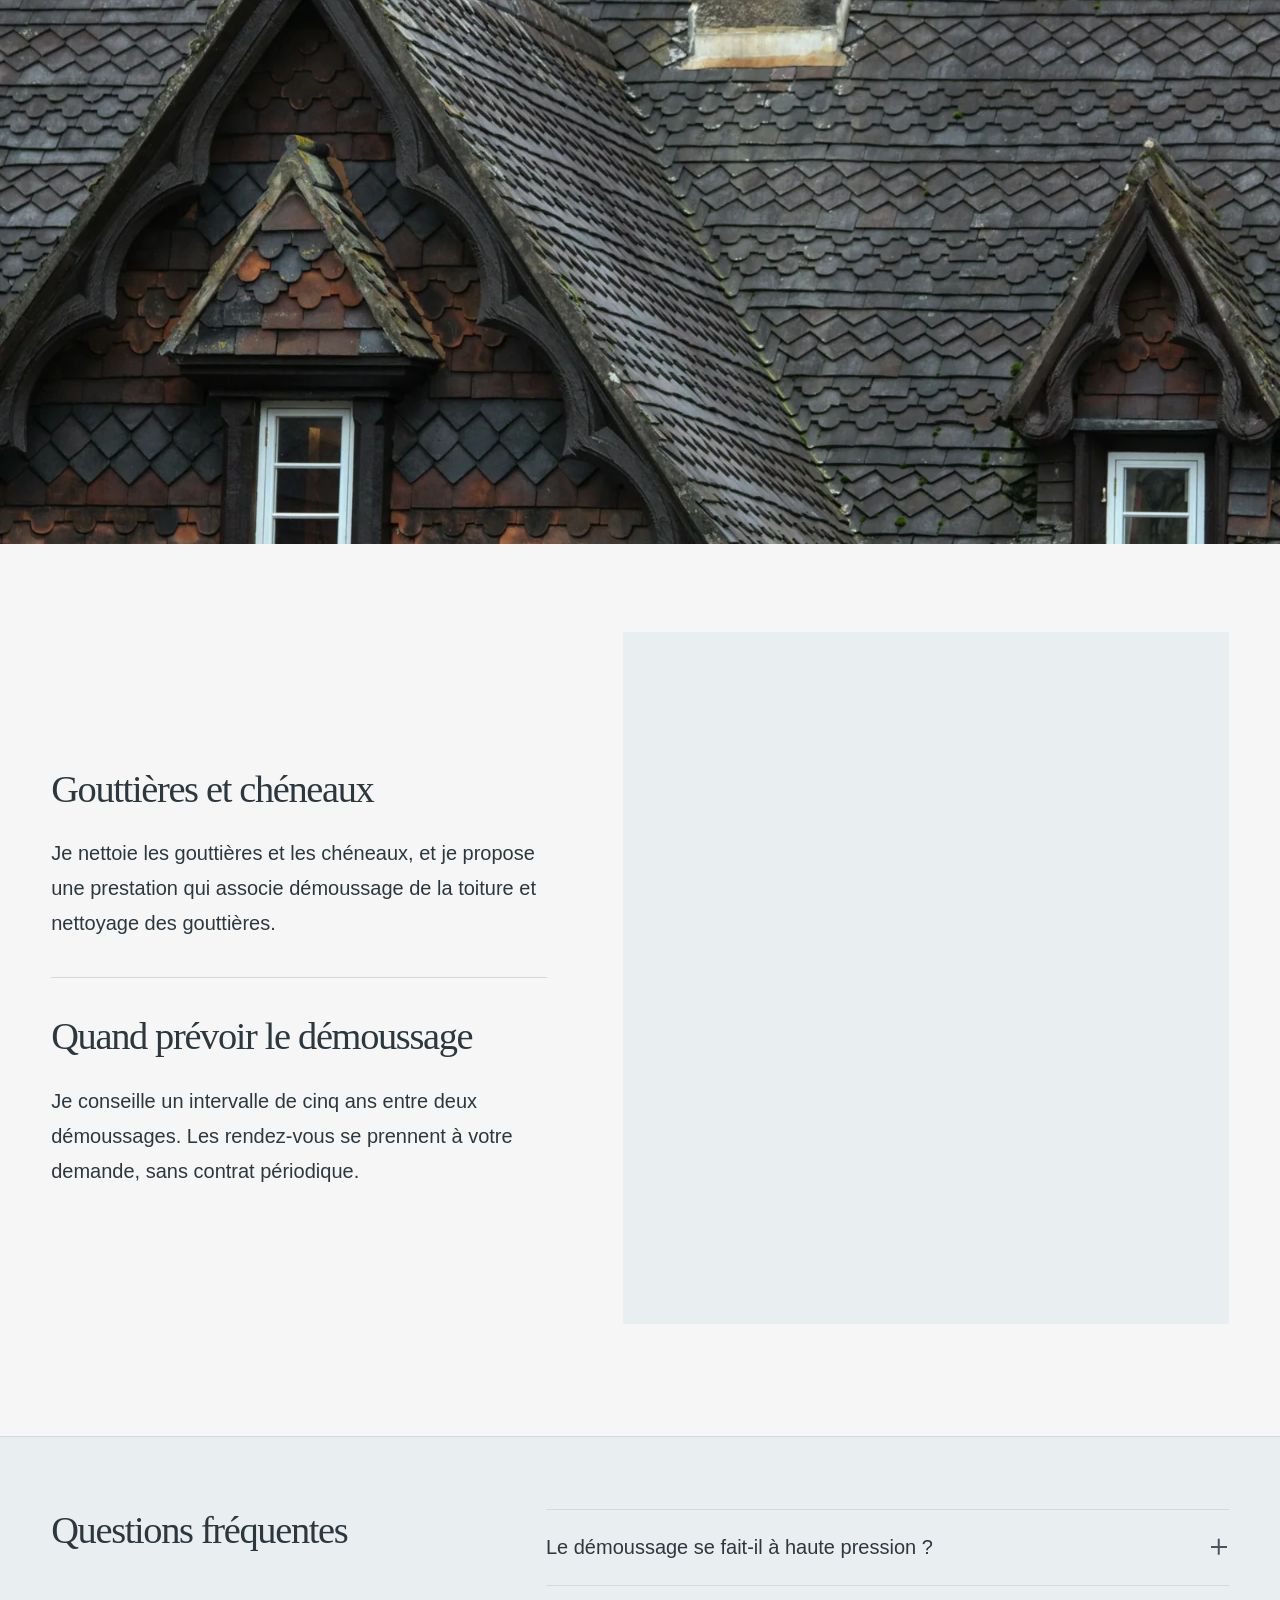
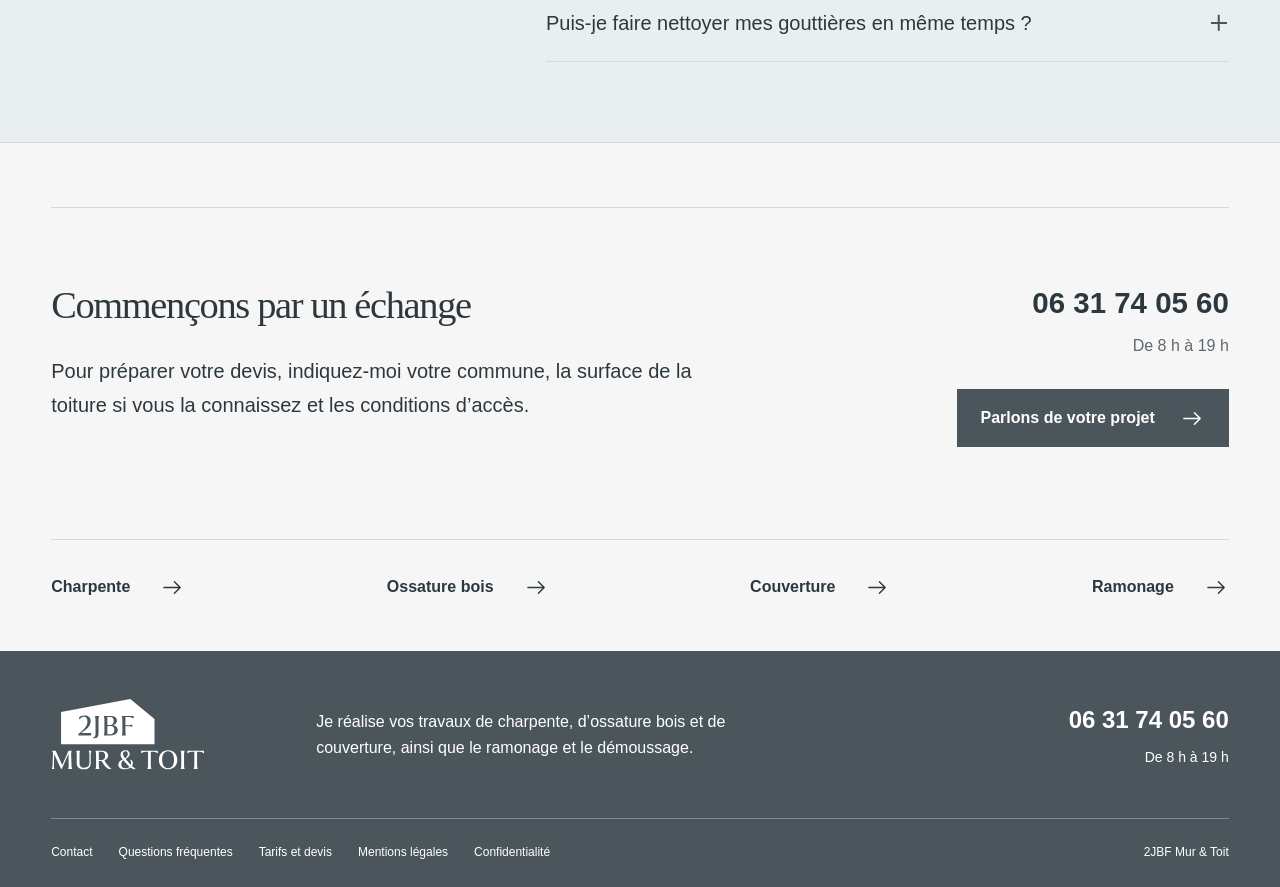
<file: demoussage/index.html>
<!doctype html>
<html lang="fr"><head><meta charset="utf-8"><meta name="viewport" content="width=device-width,initial-scale=1"><title>Démoussage des toitures en ardoise | 2JBF</title><meta name="description" content="Je propose le démoussage des toitures en ardoise, les traitements antimousse et hydrofuge, ainsi que le nettoyage des gouttières et des chéneaux."><meta name="theme-color" content="#4b565c"><meta name="color-scheme" content="light"><meta name="robots" content="index,follow"><link rel="canonical" href="https://societe2jbf.fr/demoussage/"><link rel="icon" href="../favicon.ico" sizes="any"><link rel="apple-touch-icon" href="../apple-touch-icon.png"><meta property="og:type" content="website"><meta property="og:locale" content="fr_FR"><meta property="og:site_name" content="2JBF Mur &amp; Toit"><meta property="og:title" content="Démoussage des toitures en ardoise | 2JBF"><meta property="og:description" content="Je propose le démoussage des toitures en ardoise, les traitements antimousse et hydrofuge, ainsi que le nettoyage des gouttières et des chéneaux."><meta property="og:url" content="https://societe2jbf.fr/demoussage/"><meta property="og:image" content="https://societe2jbf.fr/assets/brand/partage-2jbf.jpg"><meta name="twitter:card" content="summary_large_image"><link rel="stylesheet" href="../assets/css/styles.00dadfefed.css"><script src="../assets/js/site.c41742ac37.js" defer></script></head><body class="page-demoussage"><a class="skip-link" href="#contenu">Aller au contenu</a>
<header class="site-header"><div class="header-inner"><a class="brand" href="../index.html" aria-label="2JBF Mur et Toit, accueil"><img src="../assets/brand/logo-2jbf.svg" width="165" height="78" alt="2JBF Mur &amp; Toit"></a>
<nav class="desktop-nav" aria-label="Navigation principale"><a href="../index.html">Accueil</a><details class="services-menu"><summary class="is-active">Prestations<svg class="icon icon-chevron" viewBox="0 0 20 20" aria-hidden="true"><path d="m5 8 5 5 5-5"/></svg></summary><div class="services-dropdown"><a href="../charpente/index.html">Charpente<svg class="icon icon-arrow" viewBox="0 0 24 24" aria-hidden="true"><path d="M3 12h17m-6-6 6 6-6 6"/></svg></a><a href="../ossature-bois/index.html">Ossature bois<svg class="icon icon-arrow" viewBox="0 0 24 24" aria-hidden="true"><path d="M3 12h17m-6-6 6 6-6 6"/></svg></a><a href="../couverture/index.html">Couverture<svg class="icon icon-arrow" viewBox="0 0 24 24" aria-hidden="true"><path d="M3 12h17m-6-6 6 6-6 6"/></svg></a><a href="../ramonage/index.html">Ramonage<svg class="icon icon-arrow" viewBox="0 0 24 24" aria-hidden="true"><path d="M3 12h17m-6-6 6 6-6 6"/></svg></a><a href="../demoussage/index.html" aria-current="page">Démoussage<svg class="icon icon-arrow" viewBox="0 0 24 24" aria-hidden="true"><path d="M3 12h17m-6-6 6 6-6 6"/></svg></a></div></details><a href="../realisations/index.html">Réalisations</a><a href="../a-propos/index.html">À propos</a><a href="../contact/index.html">Contact</a></nav>
<a class="button button-primary header-call" href="tel:+33631740560">Appelez-moi<svg class="icon" viewBox="0 0 24 24" aria-hidden="true"><path d="m7 3 3 5-3 3a15 15 0 0 0 6 6l3-3 5 3-2 4C10 22 2 14 3 5Z"/></svg></a>
<details class="mobile-menu"><summary>Menu<span class="menu-lines" aria-hidden="true"></span></summary><nav aria-label="Navigation mobile"><a href="../index.html">Accueil</a><details class="services-menu"><summary class="is-active">Prestations<svg class="icon icon-chevron" viewBox="0 0 20 20" aria-hidden="true"><path d="m5 8 5 5 5-5"/></svg></summary><div class="services-dropdown"><a href="../charpente/index.html">Charpente<svg class="icon icon-arrow" viewBox="0 0 24 24" aria-hidden="true"><path d="M3 12h17m-6-6 6 6-6 6"/></svg></a><a href="../ossature-bois/index.html">Ossature bois<svg class="icon icon-arrow" viewBox="0 0 24 24" aria-hidden="true"><path d="M3 12h17m-6-6 6 6-6 6"/></svg></a><a href="../couverture/index.html">Couverture<svg class="icon icon-arrow" viewBox="0 0 24 24" aria-hidden="true"><path d="M3 12h17m-6-6 6 6-6 6"/></svg></a><a href="../ramonage/index.html">Ramonage<svg class="icon icon-arrow" viewBox="0 0 24 24" aria-hidden="true"><path d="M3 12h17m-6-6 6 6-6 6"/></svg></a><a href="../demoussage/index.html" aria-current="page">Démoussage<svg class="icon icon-arrow" viewBox="0 0 24 24" aria-hidden="true"><path d="M3 12h17m-6-6 6 6-6 6"/></svg></a></div></details><a href="../realisations/index.html">Réalisations</a><a href="../a-propos/index.html">À propos</a><a href="../contact/index.html">Contact</a><a class="button button-primary " href="tel:+33631740560">Appelez-moi<svg class="icon" viewBox="0 0 24 24" aria-hidden="true"><path d="m7 3 3 5-3 3a15 15 0 0 0 6 6l3-3 5 3-2 4C10 22 2 14 3 5Z"/></svg></a></nav></details>
</div></header><main id="contenu" tabindex="-1"><section class="hero container hero-service "><div class="hero-copy"><h1>Démoussage et entretien des toitures en ardoise</h1><p class="lead">Je nettoie et démousse les toitures en ardoise mécaniquement, sans nettoyeur haute pression. Je propose également des traitements antimousse et hydrofuge.</p><div class="hero-actions"><a class="button button-primary " href="tel:+33631740560">Parlons de votre toiture<svg class="icon icon-arrow" viewBox="0 0 24 24" aria-hidden="true"><path d="M3 12h17m-6-6 6 6-6 6"/></svg></a><a class="text-link " href="sms:+33631740560">Envoyez-moi un SMS<svg class="icon icon-arrow" viewBox="0 0 24 24" aria-hidden="true"><path d="M3 12h17m-6-6 6 6-6 6"/></svg></a></div></div><div class="hero-visual"><figure class="photo hero-photo roof-photo"><div class="photo-frame"><img src="../assets/images/ardoise-1024.webp" srcset="../assets/images/ardoise-640.webp 640w, ../assets/images/ardoise-1024.webp 1024w, ../assets/images/ardoise-1600.webp 1600w" sizes="(max-width: 760px) calc(100vw - 40px), (max-width: 1200px) 48vw, 720px" width="2400" height="2400" alt="Détail d’une couverture en ardoise, photographie d’ambiance" loading="eager" decoding="async" fetchpriority="high"></div></figure></div></section><div class="container service-story service-story-first"><figure class="photo service-story-photo"><div class="photo-frame"><img src="../assets/images/mousse-1024.webp" srcset="../assets/images/mousse-640.webp 640w, ../assets/images/mousse-1024.webp 1024w, ../assets/images/mousse-1600.webp 1600w" sizes="(max-width: 760px) calc(100vw - 40px), (max-width: 1200px) 48vw, 720px" width="2800" height="1867" alt="Ardoises anciennes portant de la mousse, photographie d’ambiance" loading="lazy" decoding="async"></div></figure><div class="service-story-copy"><section class="service-copy-section" id="un-devis-selon-votre-toiture"><h2>Un devis selon votre toiture</h2><p>Le devis est gratuit et tient compte de la toiture, de sa surface et des conditions d’accès. Je propose plusieurs formules pour son entretien.</p></section></div></div><figure class="photo service-panorama"><div class="photo-frame"><img src="../assets/images/couverture-1024.webp" srcset="../assets/images/couverture-640.webp 640w, ../assets/images/couverture-1024.webp 1024w, ../assets/images/couverture-1600.webp 1600w, ../assets/images/couverture-2400.webp 2400w" sizes="100vw" width="2600" height="1733" alt="Toiture en ardoise avec lucarnes, photographie d’ambiance" loading="lazy" decoding="async"></div></figure><div class="container service-story service-story-reverse"><div class="service-story-copy"><section class="service-copy-section" id="gouttieres-et-cheneaux"><h2>Gouttières et chéneaux</h2><p>Je nettoie les gouttières et les chéneaux, et je propose une prestation qui associe démoussage de la toiture et nettoyage des gouttières.</p></section><section class="service-copy-section" id="quand-prevoir-le-demoussage"><h2>Quand prévoir le démoussage</h2><p>Je conseille un intervalle de cinq ans entre deux démoussages. Les rendez-vous se prennent à votre demande, sans contrat périodique.</p></section></div><figure class="photo service-story-photo service-detail-photo"><div class="photo-frame"><img src="../assets/images/gouttiere-1024.webp" srcset="../assets/images/gouttiere-640.webp 640w, ../assets/images/gouttiere-1024.webp 1024w, ../assets/images/gouttiere-1600.webp 1600w" sizes="(max-width: 760px) calc(100vw - 40px), (max-width: 1200px) 48vw, 720px" width="2800" height="1867" alt="Écoulement de la pluie au bord d’une toiture, photographie d’ambiance" loading="lazy" decoding="async"></div></figure></div><section class="faq-block" id="faq" aria-labelledby="faq-heading"><div class="faq-section container"><h2 id="faq-heading">Questions fréquentes</h2><div class="faq-list"><details class="faq-item" id="faq-10"><summary>Le démoussage se fait-il à haute pression ?<span aria-hidden="true" class="faq-plus"></span></summary><div><p>Je nettoie les toitures en ardoise mécaniquement, sans nettoyeur haute pression. Je propose également des traitements antimousse et hydrofuge.</p></div></details><details class="faq-item" id="faq-11"><summary>Puis-je faire nettoyer mes gouttières en même temps ?<span aria-hidden="true" class="faq-plus"></span></summary><div><p>Le démoussage peut être associé au nettoyage des gouttières dans une même prestation. Je réalise aussi le nettoyage des chéneaux.</p></div></details></div></div></section><section class="contact-band container"><div><h2>Commençons par un échange</h2><p>Pour préparer votre devis, indiquez-moi votre commune, la surface de la toiture si vous la connaissez et les conditions d’accès.</p></div><div class="contact-band-actions"><a class="contact-number" href="tel:+33631740560">06 31 74 05 60</a><span>De 8 h à 19 h</span><a class="button button-primary " href="../contact/index.html">Parlons de votre projet<svg class="icon icon-arrow" viewBox="0 0 24 24" aria-hidden="true"><path d="M3 12h17m-6-6 6 6-6 6"/></svg></a></div></section><nav class="container related-services" aria-label="Autres prestations"><a class="text-link " href="../charpente/index.html">Charpente<svg class="icon icon-arrow" viewBox="0 0 24 24" aria-hidden="true"><path d="M3 12h17m-6-6 6 6-6 6"/></svg></a><a class="text-link " href="../ossature-bois/index.html">Ossature bois<svg class="icon icon-arrow" viewBox="0 0 24 24" aria-hidden="true"><path d="M3 12h17m-6-6 6 6-6 6"/></svg></a><a class="text-link " href="../couverture/index.html">Couverture<svg class="icon icon-arrow" viewBox="0 0 24 24" aria-hidden="true"><path d="M3 12h17m-6-6 6 6-6 6"/></svg></a><a class="text-link " href="../ramonage/index.html">Ramonage<svg class="icon icon-arrow" viewBox="0 0 24 24" aria-hidden="true"><path d="M3 12h17m-6-6 6 6-6 6"/></svg></a></nav></main><footer class="site-footer"><div class="container footer-main"><a class="brand footer-brand" href="../index.html"><img src="../assets/brand/logo-2jbf.svg" width="165" height="78" alt="2JBF Mur &amp; Toit"></a><p>Je réalise vos travaux de charpente, d’ossature bois et de couverture, ainsi que le ramonage et le démoussage.</p><div class="footer-contact"><a href="tel:+33631740560">06 31 74 05 60</a><span>De 8 h à 19 h</span></div></div><div class="container footer-bottom"><nav aria-label="Liens utiles"><a href="../contact/index.html">Contact</a><a href="../contact/index.html#faq">Questions fréquentes</a><a href="../mentions-legales/index.html#tarifs">Tarifs et devis</a><a href="../mentions-legales/index.html">Mentions légales</a><a href="../confidentialite/index.html">Confidentialité</a></nav><span>2JBF Mur &amp; Toit</span></div></footer>
<div class="mobile-contact" aria-label="Contact rapide"><a class="button button-primary " href="tel:+33631740560">Appelez-moi<svg class="icon" viewBox="0 0 24 24" aria-hidden="true"><path d="m7 3 3 5-3 3a15 15 0 0 0 6 6l3-3 5 3-2 4C10 22 2 14 3 5Z"/></svg></a><a class="mobile-sms" href="sms:+33631740560" aria-label="Envoyez-moi un SMS"><svg class="icon" viewBox="0 0 24 24" aria-hidden="true"><path d="M4 4h16v12H9l-5 4V4Zm4 5h8m-8 3h5"/></svg><span>SMS</span></a></div></body></html>
</file>
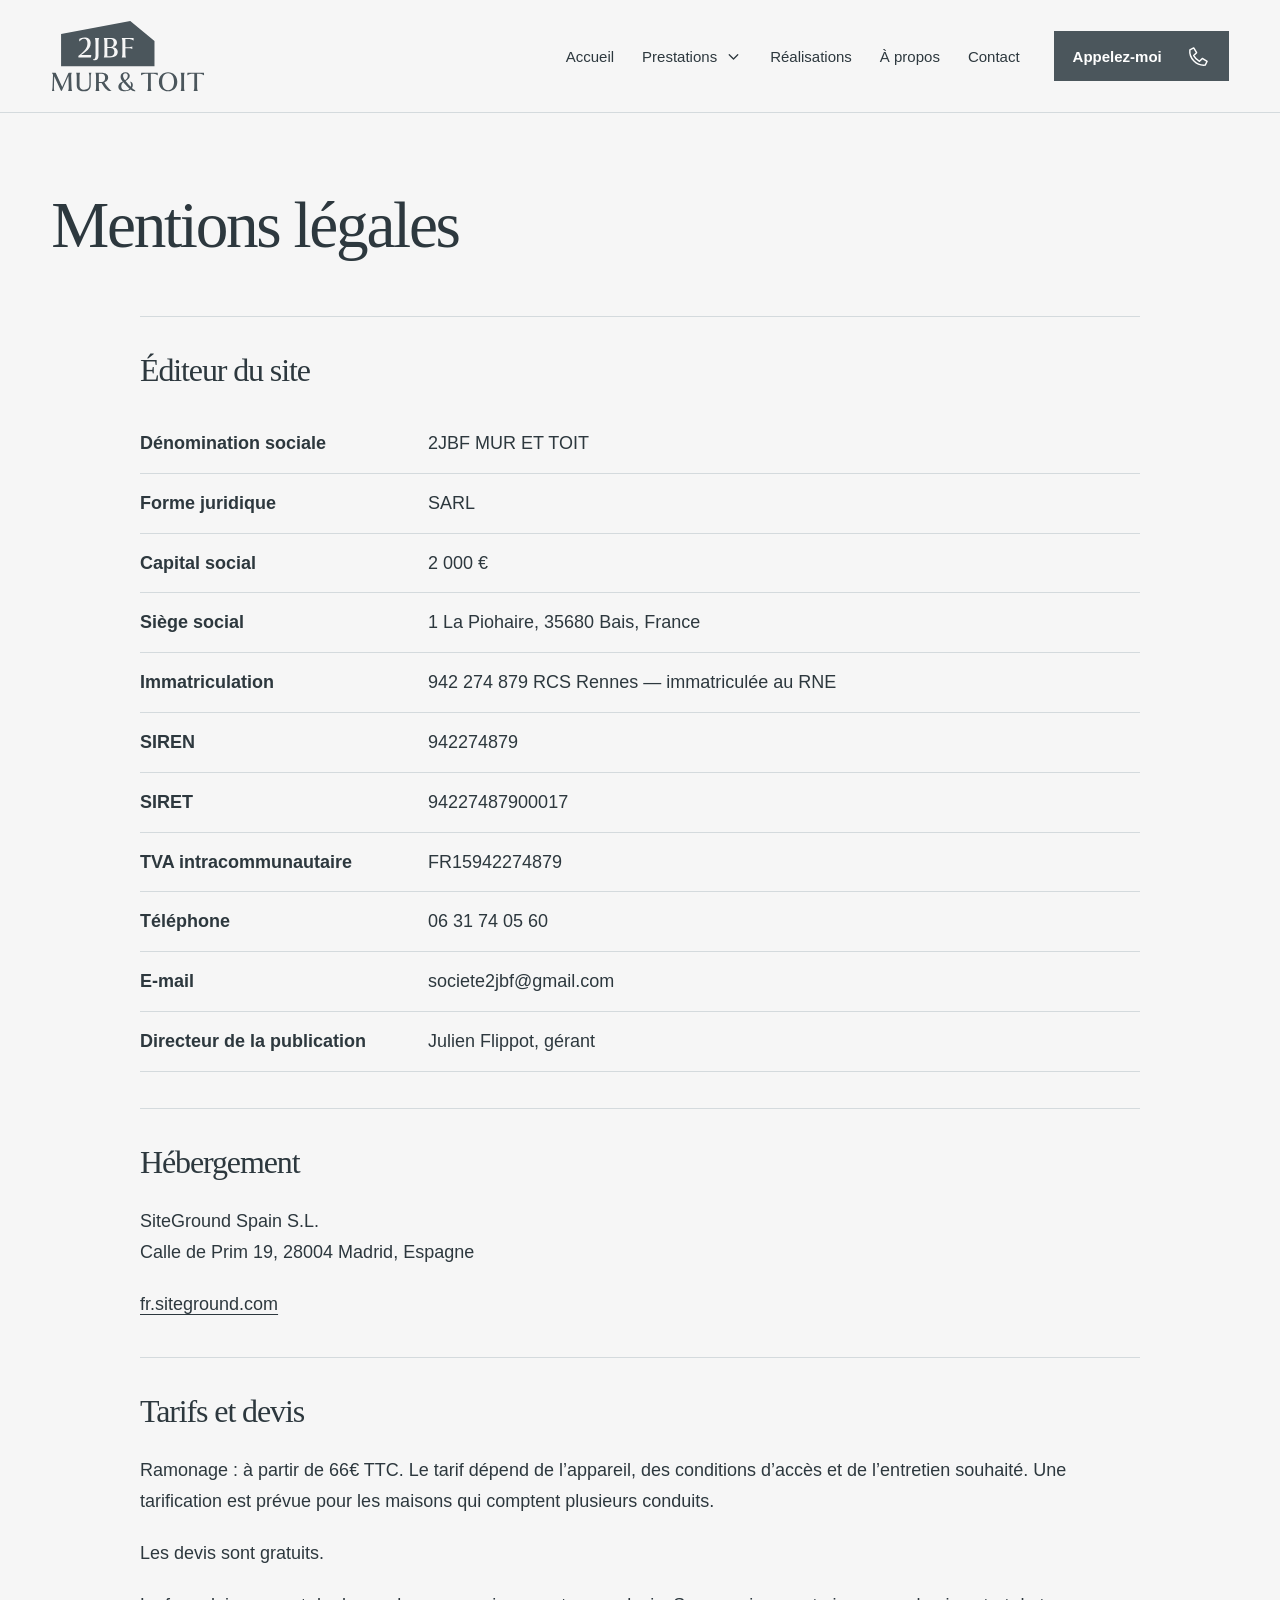
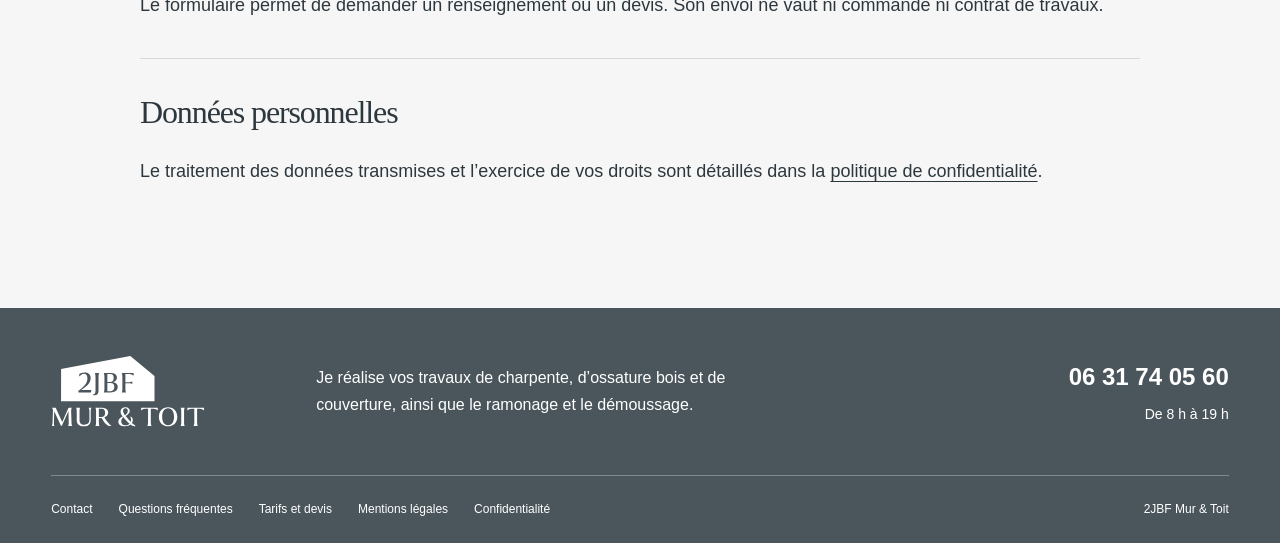
<file: mentions-legales/index.html>
<!doctype html>
<html lang="fr"><head><meta charset="utf-8"><meta name="viewport" content="width=device-width,initial-scale=1"><title>Mentions légales | 2JBF</title><meta name="description" content="2JBF Mur &amp; Toit — Charpente, ossature bois, couverture, ramonage et démoussage."><meta name="theme-color" content="#4b565c"><meta name="color-scheme" content="light"><meta name="robots" content="noindex,follow"><link rel="canonical" href="https://societe2jbf.fr/mentions-legales/"><link rel="icon" href="../favicon.ico" sizes="any"><link rel="apple-touch-icon" href="../apple-touch-icon.png"><meta property="og:type" content="website"><meta property="og:locale" content="fr_FR"><meta property="og:site_name" content="2JBF Mur &amp; Toit"><meta property="og:title" content="Mentions légales | 2JBF"><meta property="og:description" content="2JBF Mur &amp; Toit — Charpente, ossature bois, couverture, ramonage et démoussage."><meta property="og:url" content="https://societe2jbf.fr/mentions-legales/"><meta property="og:image" content="https://societe2jbf.fr/assets/brand/partage-2jbf.jpg"><meta name="twitter:card" content="summary_large_image"><link rel="stylesheet" href="../assets/css/styles.00dadfefed.css"><script src="../assets/js/site.c41742ac37.js" defer></script></head><body class="page-mentions-legales"><a class="skip-link" href="#contenu">Aller au contenu</a>
<header class="site-header"><div class="header-inner"><a class="brand" href="../index.html" aria-label="2JBF Mur et Toit, accueil"><img src="../assets/brand/logo-2jbf.svg" width="165" height="78" alt="2JBF Mur &amp; Toit"></a>
<nav class="desktop-nav" aria-label="Navigation principale"><a href="../index.html">Accueil</a><details class="services-menu"><summary>Prestations<svg class="icon icon-chevron" viewBox="0 0 20 20" aria-hidden="true"><path d="m5 8 5 5 5-5"/></svg></summary><div class="services-dropdown"><a href="../charpente/index.html">Charpente<svg class="icon icon-arrow" viewBox="0 0 24 24" aria-hidden="true"><path d="M3 12h17m-6-6 6 6-6 6"/></svg></a><a href="../ossature-bois/index.html">Ossature bois<svg class="icon icon-arrow" viewBox="0 0 24 24" aria-hidden="true"><path d="M3 12h17m-6-6 6 6-6 6"/></svg></a><a href="../couverture/index.html">Couverture<svg class="icon icon-arrow" viewBox="0 0 24 24" aria-hidden="true"><path d="M3 12h17m-6-6 6 6-6 6"/></svg></a><a href="../ramonage/index.html">Ramonage<svg class="icon icon-arrow" viewBox="0 0 24 24" aria-hidden="true"><path d="M3 12h17m-6-6 6 6-6 6"/></svg></a><a href="../demoussage/index.html">Démoussage<svg class="icon icon-arrow" viewBox="0 0 24 24" aria-hidden="true"><path d="M3 12h17m-6-6 6 6-6 6"/></svg></a></div></details><a href="../realisations/index.html">Réalisations</a><a href="../a-propos/index.html">À propos</a><a href="../contact/index.html">Contact</a></nav>
<a class="button button-primary header-call" href="tel:+33631740560">Appelez-moi<svg class="icon" viewBox="0 0 24 24" aria-hidden="true"><path d="m7 3 3 5-3 3a15 15 0 0 0 6 6l3-3 5 3-2 4C10 22 2 14 3 5Z"/></svg></a>
<details class="mobile-menu"><summary>Menu<span class="menu-lines" aria-hidden="true"></span></summary><nav aria-label="Navigation mobile"><a href="../index.html">Accueil</a><details class="services-menu"><summary>Prestations<svg class="icon icon-chevron" viewBox="0 0 20 20" aria-hidden="true"><path d="m5 8 5 5 5-5"/></svg></summary><div class="services-dropdown"><a href="../charpente/index.html">Charpente<svg class="icon icon-arrow" viewBox="0 0 24 24" aria-hidden="true"><path d="M3 12h17m-6-6 6 6-6 6"/></svg></a><a href="../ossature-bois/index.html">Ossature bois<svg class="icon icon-arrow" viewBox="0 0 24 24" aria-hidden="true"><path d="M3 12h17m-6-6 6 6-6 6"/></svg></a><a href="../couverture/index.html">Couverture<svg class="icon icon-arrow" viewBox="0 0 24 24" aria-hidden="true"><path d="M3 12h17m-6-6 6 6-6 6"/></svg></a><a href="../ramonage/index.html">Ramonage<svg class="icon icon-arrow" viewBox="0 0 24 24" aria-hidden="true"><path d="M3 12h17m-6-6 6 6-6 6"/></svg></a><a href="../demoussage/index.html">Démoussage<svg class="icon icon-arrow" viewBox="0 0 24 24" aria-hidden="true"><path d="M3 12h17m-6-6 6 6-6 6"/></svg></a></div></details><a href="../realisations/index.html">Réalisations</a><a href="../a-propos/index.html">À propos</a><a href="../contact/index.html">Contact</a><a class="button button-primary " href="tel:+33631740560">Appelez-moi<svg class="icon" viewBox="0 0 24 24" aria-hidden="true"><path d="m7 3 3 5-3 3a15 15 0 0 0 6 6l3-3 5 3-2 4C10 22 2 14 3 5Z"/></svg></a></nav></details>
</div></header><main id="contenu" tabindex="-1"><section class="container text-hero compact-hero"><h1>Mentions légales</h1></section><div class="container legal-copy"><section><h2>Éditeur du site</h2><dl class="legal-details"><div><dt>Dénomination sociale</dt><dd>2JBF MUR ET TOIT</dd></div><div><dt>Forme juridique</dt><dd>SARL</dd></div><div><dt>Capital social</dt><dd>2 000 €</dd></div><div><dt>Siège social</dt><dd>1 La Piohaire, 35680 Bais, France</dd></div><div><dt>Immatriculation</dt><dd>942 274 879 RCS Rennes — immatriculée au RNE</dd></div><div><dt>SIREN</dt><dd>942274879</dd></div><div><dt>SIRET</dt><dd>94227487900017</dd></div><div><dt>TVA intracommunautaire</dt><dd>FR15942274879</dd></div><div><dt>Téléphone</dt><dd>06 31 74 05 60</dd></div><div><dt>E-mail</dt><dd>societe2jbf@gmail.com</dd></div><div><dt>Directeur de la publication</dt><dd>Julien Flippot, gérant</dd></div></dl></section><section><h2>Hébergement</h2><p>SiteGround Spain S.L.<br>Calle de Prim 19, 28004 Madrid, Espagne</p><p><a href="https://fr.siteground.com/" target="_blank" rel="noopener noreferrer">fr.siteground.com</a></p></section><section id="tarifs"><h2>Tarifs et devis</h2><p>Ramonage : à partir de 66€ TTC. Le tarif dépend de l’appareil, des conditions d’accès et de l’entretien souhaité. Une tarification est prévue pour les maisons qui comptent plusieurs conduits.</p><p>Les devis sont gratuits.</p><p>Le formulaire permet de demander un renseignement ou un devis. Son envoi ne vaut ni commande ni contrat de travaux.</p></section><section><h2>Données personnelles</h2><p>Le traitement des données transmises et l’exercice de vos droits sont détaillés dans la <a href="../confidentialite/index.html">politique de confidentialité</a>.</p></section></div></main><footer class="site-footer"><div class="container footer-main"><a class="brand footer-brand" href="../index.html"><img src="../assets/brand/logo-2jbf.svg" width="165" height="78" alt="2JBF Mur &amp; Toit"></a><p>Je réalise vos travaux de charpente, d’ossature bois et de couverture, ainsi que le ramonage et le démoussage.</p><div class="footer-contact"><a href="tel:+33631740560">06 31 74 05 60</a><span>De 8 h à 19 h</span></div></div><div class="container footer-bottom"><nav aria-label="Liens utiles"><a href="../contact/index.html">Contact</a><a href="../contact/index.html#faq">Questions fréquentes</a><a href="../mentions-legales/index.html#tarifs">Tarifs et devis</a><a href="../mentions-legales/index.html">Mentions légales</a><a href="../confidentialite/index.html">Confidentialité</a></nav><span>2JBF Mur &amp; Toit</span></div></footer>
<div class="mobile-contact" aria-label="Contact rapide"><a class="button button-primary " href="tel:+33631740560">Appelez-moi<svg class="icon" viewBox="0 0 24 24" aria-hidden="true"><path d="m7 3 3 5-3 3a15 15 0 0 0 6 6l3-3 5 3-2 4C10 22 2 14 3 5Z"/></svg></a><a class="mobile-sms" href="sms:+33631740560" aria-label="Envoyez-moi un SMS"><svg class="icon" viewBox="0 0 24 24" aria-hidden="true"><path d="M4 4h16v12H9l-5 4V4Zm4 5h8m-8 3h5"/></svg><span>SMS</span></a></div></body></html>
</file>
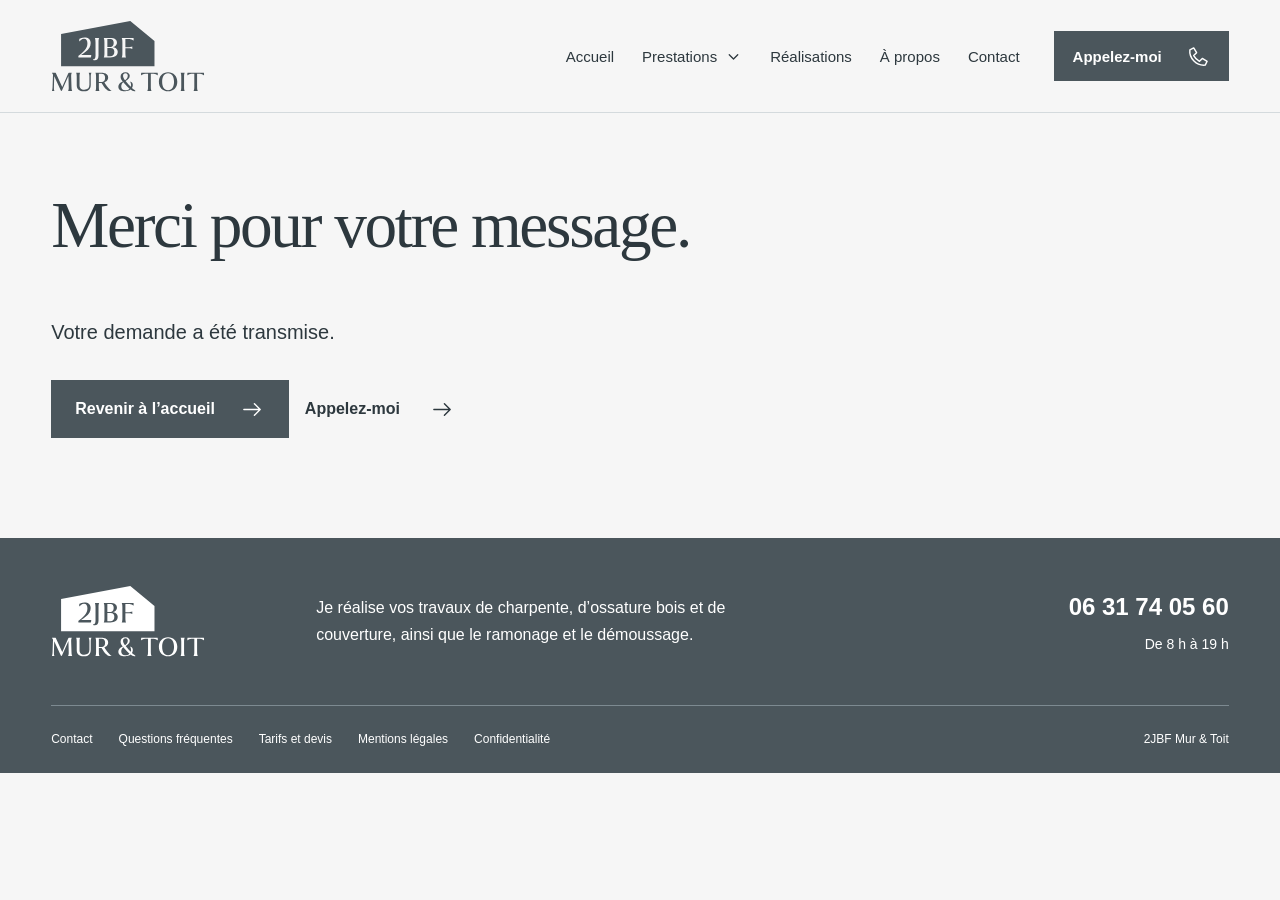
<file: merci/index.html>
<!doctype html>
<html lang="fr"><head><meta charset="utf-8"><meta name="viewport" content="width=device-width,initial-scale=1"><title>Merci | 2JBF</title><meta name="description" content="2JBF Mur &amp; Toit — Charpente, ossature bois, couverture, ramonage et démoussage."><meta name="theme-color" content="#4b565c"><meta name="color-scheme" content="light"><meta name="robots" content="noindex,follow"><link rel="canonical" href="https://societe2jbf.fr/merci/"><link rel="icon" href="../favicon.ico" sizes="any"><link rel="apple-touch-icon" href="../apple-touch-icon.png"><meta property="og:type" content="website"><meta property="og:locale" content="fr_FR"><meta property="og:site_name" content="2JBF Mur &amp; Toit"><meta property="og:title" content="Merci | 2JBF"><meta property="og:description" content="2JBF Mur &amp; Toit — Charpente, ossature bois, couverture, ramonage et démoussage."><meta property="og:url" content="https://societe2jbf.fr/merci/"><meta property="og:image" content="https://societe2jbf.fr/assets/brand/partage-2jbf.jpg"><meta name="twitter:card" content="summary_large_image"><link rel="stylesheet" href="../assets/css/styles.00dadfefed.css"><script src="../assets/js/site.c41742ac37.js" defer></script></head><body class="page-merci"><a class="skip-link" href="#contenu">Aller au contenu</a>
<header class="site-header"><div class="header-inner"><a class="brand" href="../index.html" aria-label="2JBF Mur et Toit, accueil"><img src="../assets/brand/logo-2jbf.svg" width="165" height="78" alt="2JBF Mur &amp; Toit"></a>
<nav class="desktop-nav" aria-label="Navigation principale"><a href="../index.html">Accueil</a><details class="services-menu"><summary>Prestations<svg class="icon icon-chevron" viewBox="0 0 20 20" aria-hidden="true"><path d="m5 8 5 5 5-5"/></svg></summary><div class="services-dropdown"><a href="../charpente/index.html">Charpente<svg class="icon icon-arrow" viewBox="0 0 24 24" aria-hidden="true"><path d="M3 12h17m-6-6 6 6-6 6"/></svg></a><a href="../ossature-bois/index.html">Ossature bois<svg class="icon icon-arrow" viewBox="0 0 24 24" aria-hidden="true"><path d="M3 12h17m-6-6 6 6-6 6"/></svg></a><a href="../couverture/index.html">Couverture<svg class="icon icon-arrow" viewBox="0 0 24 24" aria-hidden="true"><path d="M3 12h17m-6-6 6 6-6 6"/></svg></a><a href="../ramonage/index.html">Ramonage<svg class="icon icon-arrow" viewBox="0 0 24 24" aria-hidden="true"><path d="M3 12h17m-6-6 6 6-6 6"/></svg></a><a href="../demoussage/index.html">Démoussage<svg class="icon icon-arrow" viewBox="0 0 24 24" aria-hidden="true"><path d="M3 12h17m-6-6 6 6-6 6"/></svg></a></div></details><a href="../realisations/index.html">Réalisations</a><a href="../a-propos/index.html">À propos</a><a href="../contact/index.html">Contact</a></nav>
<a class="button button-primary header-call" href="tel:+33631740560">Appelez-moi<svg class="icon" viewBox="0 0 24 24" aria-hidden="true"><path d="m7 3 3 5-3 3a15 15 0 0 0 6 6l3-3 5 3-2 4C10 22 2 14 3 5Z"/></svg></a>
<details class="mobile-menu"><summary>Menu<span class="menu-lines" aria-hidden="true"></span></summary><nav aria-label="Navigation mobile"><a href="../index.html">Accueil</a><details class="services-menu"><summary>Prestations<svg class="icon icon-chevron" viewBox="0 0 20 20" aria-hidden="true"><path d="m5 8 5 5 5-5"/></svg></summary><div class="services-dropdown"><a href="../charpente/index.html">Charpente<svg class="icon icon-arrow" viewBox="0 0 24 24" aria-hidden="true"><path d="M3 12h17m-6-6 6 6-6 6"/></svg></a><a href="../ossature-bois/index.html">Ossature bois<svg class="icon icon-arrow" viewBox="0 0 24 24" aria-hidden="true"><path d="M3 12h17m-6-6 6 6-6 6"/></svg></a><a href="../couverture/index.html">Couverture<svg class="icon icon-arrow" viewBox="0 0 24 24" aria-hidden="true"><path d="M3 12h17m-6-6 6 6-6 6"/></svg></a><a href="../ramonage/index.html">Ramonage<svg class="icon icon-arrow" viewBox="0 0 24 24" aria-hidden="true"><path d="M3 12h17m-6-6 6 6-6 6"/></svg></a><a href="../demoussage/index.html">Démoussage<svg class="icon icon-arrow" viewBox="0 0 24 24" aria-hidden="true"><path d="M3 12h17m-6-6 6 6-6 6"/></svg></a></div></details><a href="../realisations/index.html">Réalisations</a><a href="../a-propos/index.html">À propos</a><a href="../contact/index.html">Contact</a><a class="button button-primary " href="tel:+33631740560">Appelez-moi<svg class="icon" viewBox="0 0 24 24" aria-hidden="true"><path d="m7 3 3 5-3 3a15 15 0 0 0 6 6l3-3 5 3-2 4C10 22 2 14 3 5Z"/></svg></a></nav></details>
</div></header><main id="contenu" tabindex="-1"><section class="container text-hero compact-hero"><h1>Merci pour votre message.</h1></section><div class="container thanks-copy"><p>Votre demande a été transmise.</p><div class="hero-actions"><a class="button button-primary " href="../index.html">Revenir à l’accueil<svg class="icon icon-arrow" viewBox="0 0 24 24" aria-hidden="true"><path d="M3 12h17m-6-6 6 6-6 6"/></svg></a><a class="text-link " href="tel:+33631740560">Appelez-moi<svg class="icon icon-arrow" viewBox="0 0 24 24" aria-hidden="true"><path d="M3 12h17m-6-6 6 6-6 6"/></svg></a></div></div></main><footer class="site-footer"><div class="container footer-main"><a class="brand footer-brand" href="../index.html"><img src="../assets/brand/logo-2jbf.svg" width="165" height="78" alt="2JBF Mur &amp; Toit"></a><p>Je réalise vos travaux de charpente, d’ossature bois et de couverture, ainsi que le ramonage et le démoussage.</p><div class="footer-contact"><a href="tel:+33631740560">06 31 74 05 60</a><span>De 8 h à 19 h</span></div></div><div class="container footer-bottom"><nav aria-label="Liens utiles"><a href="../contact/index.html">Contact</a><a href="../contact/index.html#faq">Questions fréquentes</a><a href="../mentions-legales/index.html#tarifs">Tarifs et devis</a><a href="../mentions-legales/index.html">Mentions légales</a><a href="../confidentialite/index.html">Confidentialité</a></nav><span>2JBF Mur &amp; Toit</span></div></footer>
<div class="mobile-contact" aria-label="Contact rapide"><a class="button button-primary " href="tel:+33631740560">Appelez-moi<svg class="icon" viewBox="0 0 24 24" aria-hidden="true"><path d="m7 3 3 5-3 3a15 15 0 0 0 6 6l3-3 5 3-2 4C10 22 2 14 3 5Z"/></svg></a><a class="mobile-sms" href="sms:+33631740560" aria-label="Envoyez-moi un SMS"><svg class="icon" viewBox="0 0 24 24" aria-hidden="true"><path d="M4 4h16v12H9l-5 4V4Zm4 5h8m-8 3h5"/></svg><span>SMS</span></a></div></body></html>
</file>
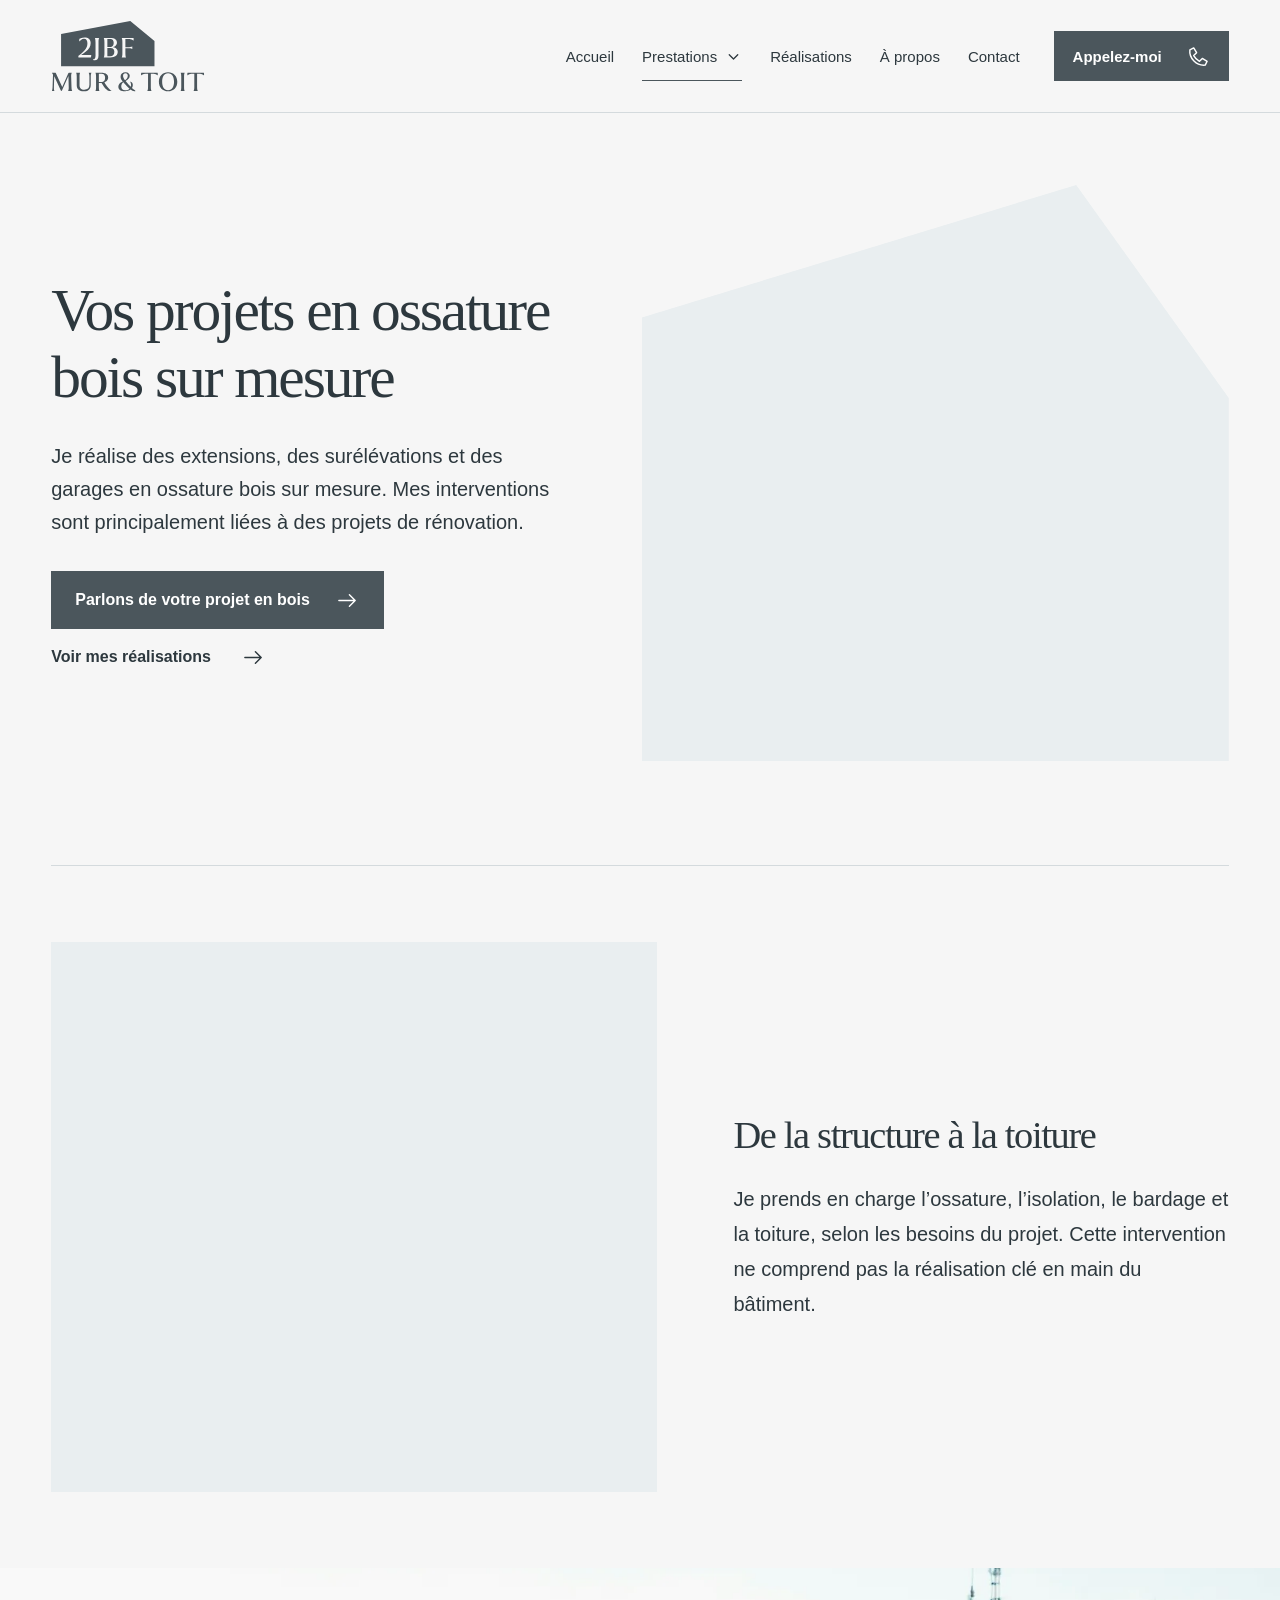
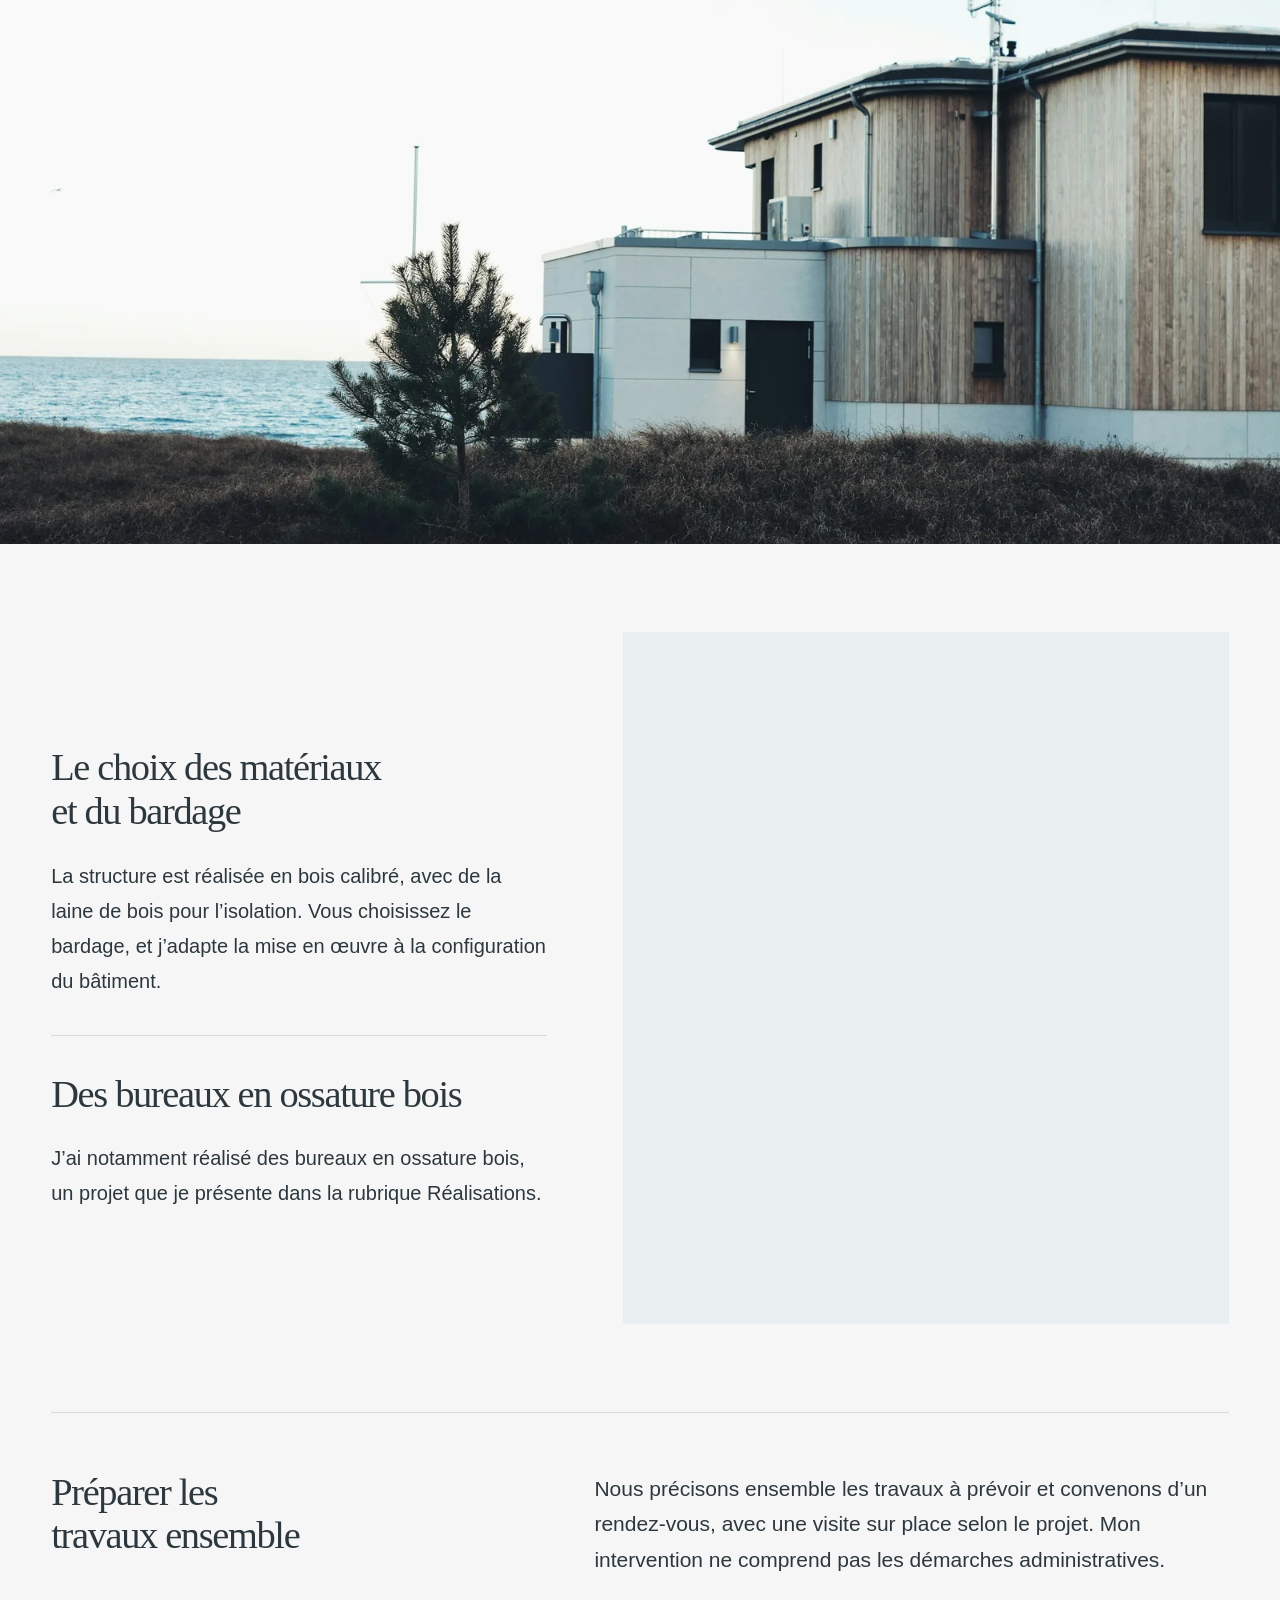
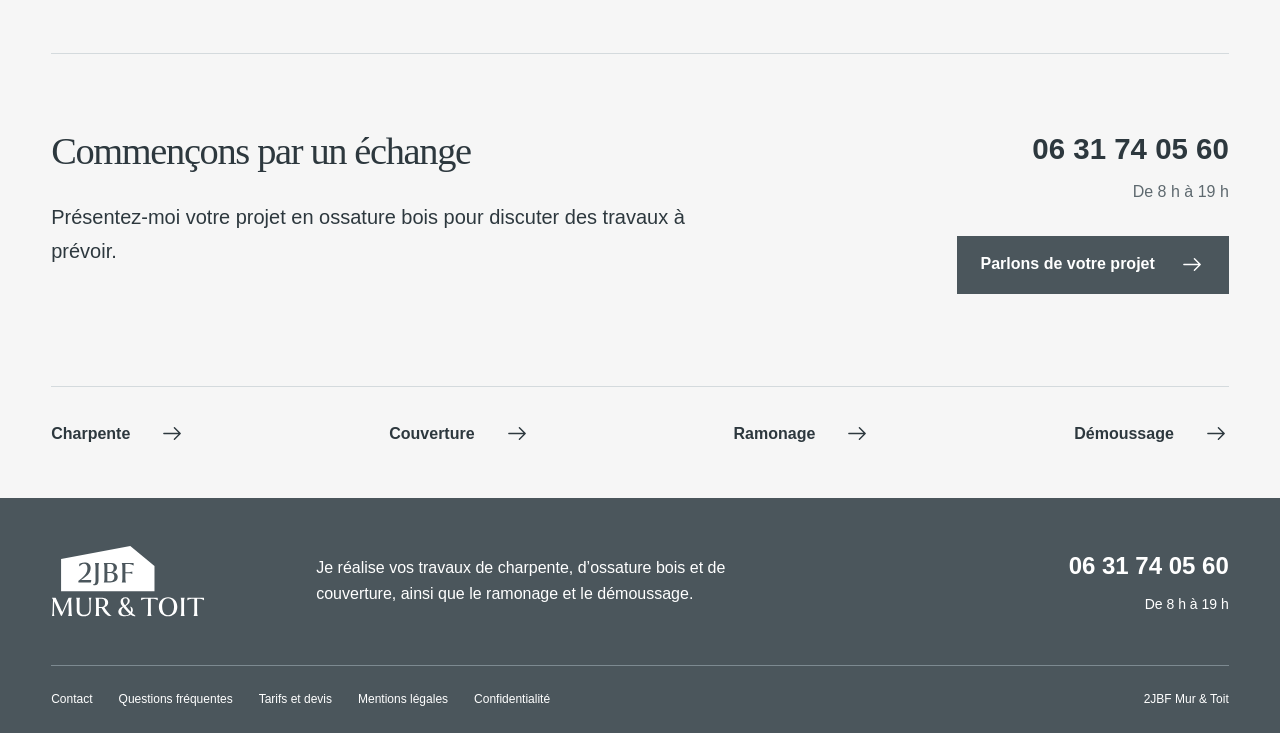
<file: ossature-bois/index.html>
<!doctype html>
<html lang="fr"><head><meta charset="utf-8"><meta name="viewport" content="width=device-width,initial-scale=1"><title>Ossature bois sur mesure | 2JBF</title><meta name="description" content="Je réalise vos projets en ossature bois sur mesure et prends en charge la structure, l’isolation, le bardage et la toiture, dans un cadre de rénovation."><meta name="theme-color" content="#4b565c"><meta name="color-scheme" content="light"><meta name="robots" content="index,follow"><link rel="canonical" href="https://societe2jbf.fr/ossature-bois/"><link rel="icon" href="../favicon.ico" sizes="any"><link rel="apple-touch-icon" href="../apple-touch-icon.png"><meta property="og:type" content="website"><meta property="og:locale" content="fr_FR"><meta property="og:site_name" content="2JBF Mur &amp; Toit"><meta property="og:title" content="Ossature bois sur mesure | 2JBF"><meta property="og:description" content="Je réalise vos projets en ossature bois sur mesure et prends en charge la structure, l’isolation, le bardage et la toiture, dans un cadre de rénovation."><meta property="og:url" content="https://societe2jbf.fr/ossature-bois/"><meta property="og:image" content="https://societe2jbf.fr/assets/brand/partage-2jbf.jpg"><meta name="twitter:card" content="summary_large_image"><link rel="stylesheet" href="../assets/css/styles.00dadfefed.css"><script src="../assets/js/site.c41742ac37.js" defer></script></head><body class="page-ossature-bois"><a class="skip-link" href="#contenu">Aller au contenu</a>
<header class="site-header"><div class="header-inner"><a class="brand" href="../index.html" aria-label="2JBF Mur et Toit, accueil"><img src="../assets/brand/logo-2jbf.svg" width="165" height="78" alt="2JBF Mur &amp; Toit"></a>
<nav class="desktop-nav" aria-label="Navigation principale"><a href="../index.html">Accueil</a><details class="services-menu"><summary class="is-active">Prestations<svg class="icon icon-chevron" viewBox="0 0 20 20" aria-hidden="true"><path d="m5 8 5 5 5-5"/></svg></summary><div class="services-dropdown"><a href="../charpente/index.html">Charpente<svg class="icon icon-arrow" viewBox="0 0 24 24" aria-hidden="true"><path d="M3 12h17m-6-6 6 6-6 6"/></svg></a><a href="../ossature-bois/index.html" aria-current="page">Ossature bois<svg class="icon icon-arrow" viewBox="0 0 24 24" aria-hidden="true"><path d="M3 12h17m-6-6 6 6-6 6"/></svg></a><a href="../couverture/index.html">Couverture<svg class="icon icon-arrow" viewBox="0 0 24 24" aria-hidden="true"><path d="M3 12h17m-6-6 6 6-6 6"/></svg></a><a href="../ramonage/index.html">Ramonage<svg class="icon icon-arrow" viewBox="0 0 24 24" aria-hidden="true"><path d="M3 12h17m-6-6 6 6-6 6"/></svg></a><a href="../demoussage/index.html">Démoussage<svg class="icon icon-arrow" viewBox="0 0 24 24" aria-hidden="true"><path d="M3 12h17m-6-6 6 6-6 6"/></svg></a></div></details><a href="../realisations/index.html">Réalisations</a><a href="../a-propos/index.html">À propos</a><a href="../contact/index.html">Contact</a></nav>
<a class="button button-primary header-call" href="tel:+33631740560">Appelez-moi<svg class="icon" viewBox="0 0 24 24" aria-hidden="true"><path d="m7 3 3 5-3 3a15 15 0 0 0 6 6l3-3 5 3-2 4C10 22 2 14 3 5Z"/></svg></a>
<details class="mobile-menu"><summary>Menu<span class="menu-lines" aria-hidden="true"></span></summary><nav aria-label="Navigation mobile"><a href="../index.html">Accueil</a><details class="services-menu"><summary class="is-active">Prestations<svg class="icon icon-chevron" viewBox="0 0 20 20" aria-hidden="true"><path d="m5 8 5 5 5-5"/></svg></summary><div class="services-dropdown"><a href="../charpente/index.html">Charpente<svg class="icon icon-arrow" viewBox="0 0 24 24" aria-hidden="true"><path d="M3 12h17m-6-6 6 6-6 6"/></svg></a><a href="../ossature-bois/index.html" aria-current="page">Ossature bois<svg class="icon icon-arrow" viewBox="0 0 24 24" aria-hidden="true"><path d="M3 12h17m-6-6 6 6-6 6"/></svg></a><a href="../couverture/index.html">Couverture<svg class="icon icon-arrow" viewBox="0 0 24 24" aria-hidden="true"><path d="M3 12h17m-6-6 6 6-6 6"/></svg></a><a href="../ramonage/index.html">Ramonage<svg class="icon icon-arrow" viewBox="0 0 24 24" aria-hidden="true"><path d="M3 12h17m-6-6 6 6-6 6"/></svg></a><a href="../demoussage/index.html">Démoussage<svg class="icon icon-arrow" viewBox="0 0 24 24" aria-hidden="true"><path d="M3 12h17m-6-6 6 6-6 6"/></svg></a></div></details><a href="../realisations/index.html">Réalisations</a><a href="../a-propos/index.html">À propos</a><a href="../contact/index.html">Contact</a><a class="button button-primary " href="tel:+33631740560">Appelez-moi<svg class="icon" viewBox="0 0 24 24" aria-hidden="true"><path d="m7 3 3 5-3 3a15 15 0 0 0 6 6l3-3 5 3-2 4C10 22 2 14 3 5Z"/></svg></a></nav></details>
</div></header><main id="contenu" tabindex="-1"><section class="hero container hero-service "><div class="hero-copy"><h1>Vos projets en ossature bois sur mesure</h1><p class="lead">Je réalise des extensions, des surélévations et des garages en ossature bois sur mesure. Mes interventions sont principalement liées à des projets de rénovation.</p><div class="hero-actions"><a class="button button-primary " href="tel:+33631740560">Parlons de votre projet en bois<svg class="icon icon-arrow" viewBox="0 0 24 24" aria-hidden="true"><path d="M3 12h17m-6-6 6 6-6 6"/></svg></a><a class="text-link " href="../realisations/index.html">Voir mes réalisations<svg class="icon icon-arrow" viewBox="0 0 24 24" aria-hidden="true"><path d="M3 12h17m-6-6 6 6-6 6"/></svg></a></div></div><div class="hero-visual"><figure class="photo hero-photo roof-photo"><div class="photo-frame"><img src="../assets/images/ossature-1024.webp" srcset="../assets/images/ossature-640.webp 640w, ../assets/images/ossature-1024.webp 1024w, ../assets/images/ossature-1600.webp 1600w" sizes="(max-width: 760px) calc(100vw - 40px), (max-width: 1200px) 48vw, 720px" width="2400" height="1600" alt="Structure et charpente en bois en cours de construction, photographie d’ambiance" loading="eager" decoding="async" fetchpriority="high"></div></figure></div></section><div class="container service-story service-story-first"><figure class="photo service-story-photo"><div class="photo-frame"><img src="../assets/images/structure-1024.webp" srcset="../assets/images/structure-640.webp 640w, ../assets/images/structure-1024.webp 1024w, ../assets/images/structure-1600.webp 1600w" sizes="(max-width: 760px) calc(100vw - 40px), (max-width: 1200px) 48vw, 720px" width="2800" height="3734" alt="Structure d’un bâtiment en bois en cours de construction, photographie d’ambiance" loading="lazy" decoding="async"></div></figure><div class="service-story-copy"><section class="service-copy-section" id="de-la-structure-a-la-toiture"><h2>De la structure à la toiture</h2><p>Je prends en charge l’ossature, l’isolation, le bardage et la toiture, selon les besoins du projet. Cette intervention ne comprend pas la réalisation clé en main du bâtiment.</p></section></div></div><figure class="photo service-panorama"><div class="photo-frame"><img src="../assets/images/bardage-1024.webp" srcset="../assets/images/bardage-640.webp 640w, ../assets/images/bardage-1024.webp 1024w, ../assets/images/bardage-1600.webp 1600w, ../assets/images/bardage-2400.webp 2400w" sizes="100vw" width="2800" height="1867" alt="Bâtiment contemporain avec bardage en bois, photographie d’ambiance" loading="lazy" decoding="async"></div></figure><div class="container service-story service-story-reverse"><div class="service-story-copy"><section class="service-copy-section" id="le-choix-des-materiaux-et-du-bardage"><h2>Le choix des matériaux et du bardage</h2><p>La structure est réalisée en bois calibré, avec de la laine de bois pour l’isolation. Vous choisissez le bardage, et j’adapte la mise en œuvre à la configuration du bâtiment.</p></section><section class="service-copy-section" id="des-bureaux-en-ossature-bois"><h2>Des bureaux en ossature bois</h2><p>J’ai notamment réalisé des bureaux en ossature bois, un projet que je présente dans la rubrique Réalisations.</p></section></div><figure class="photo service-story-photo service-detail-photo"><div class="photo-frame"><img src="../assets/images/solives-1024.webp" srcset="../assets/images/solives-640.webp 640w, ../assets/images/solives-1024.webp 1024w, ../assets/images/solives-1600.webp 1600w" sizes="(max-width: 760px) calc(100vw - 40px), (max-width: 1200px) 48vw, 720px" width="2600" height="3900" alt="Détail de poutres et de solives en bois, photographie d’ambiance" loading="lazy" decoding="async"></div></figure></div><div class="container service-process"><section class="editorial-row" id="preparer-les-travaux-ensemble"><h2>Préparer les travaux ensemble</h2><div><p>Nous précisons ensemble les travaux à prévoir et convenons d’un rendez-vous, avec une visite sur place selon le projet. Mon intervention ne comprend pas les démarches administratives.</p></div></section></div><section class="contact-band container"><div><h2>Commençons par un échange</h2><p>Présentez-moi votre projet en ossature bois pour discuter des travaux à prévoir.</p></div><div class="contact-band-actions"><a class="contact-number" href="tel:+33631740560">06 31 74 05 60</a><span>De 8 h à 19 h</span><a class="button button-primary " href="../contact/index.html">Parlons de votre projet<svg class="icon icon-arrow" viewBox="0 0 24 24" aria-hidden="true"><path d="M3 12h17m-6-6 6 6-6 6"/></svg></a></div></section><nav class="container related-services" aria-label="Autres prestations"><a class="text-link " href="../charpente/index.html">Charpente<svg class="icon icon-arrow" viewBox="0 0 24 24" aria-hidden="true"><path d="M3 12h17m-6-6 6 6-6 6"/></svg></a><a class="text-link " href="../couverture/index.html">Couverture<svg class="icon icon-arrow" viewBox="0 0 24 24" aria-hidden="true"><path d="M3 12h17m-6-6 6 6-6 6"/></svg></a><a class="text-link " href="../ramonage/index.html">Ramonage<svg class="icon icon-arrow" viewBox="0 0 24 24" aria-hidden="true"><path d="M3 12h17m-6-6 6 6-6 6"/></svg></a><a class="text-link " href="../demoussage/index.html">Démoussage<svg class="icon icon-arrow" viewBox="0 0 24 24" aria-hidden="true"><path d="M3 12h17m-6-6 6 6-6 6"/></svg></a></nav></main><footer class="site-footer"><div class="container footer-main"><a class="brand footer-brand" href="../index.html"><img src="../assets/brand/logo-2jbf.svg" width="165" height="78" alt="2JBF Mur &amp; Toit"></a><p>Je réalise vos travaux de charpente, d’ossature bois et de couverture, ainsi que le ramonage et le démoussage.</p><div class="footer-contact"><a href="tel:+33631740560">06 31 74 05 60</a><span>De 8 h à 19 h</span></div></div><div class="container footer-bottom"><nav aria-label="Liens utiles"><a href="../contact/index.html">Contact</a><a href="../contact/index.html#faq">Questions fréquentes</a><a href="../mentions-legales/index.html#tarifs">Tarifs et devis</a><a href="../mentions-legales/index.html">Mentions légales</a><a href="../confidentialite/index.html">Confidentialité</a></nav><span>2JBF Mur &amp; Toit</span></div></footer>
<div class="mobile-contact" aria-label="Contact rapide"><a class="button button-primary " href="tel:+33631740560">Appelez-moi<svg class="icon" viewBox="0 0 24 24" aria-hidden="true"><path d="m7 3 3 5-3 3a15 15 0 0 0 6 6l3-3 5 3-2 4C10 22 2 14 3 5Z"/></svg></a><a class="mobile-sms" href="sms:+33631740560" aria-label="Envoyez-moi un SMS"><svg class="icon" viewBox="0 0 24 24" aria-hidden="true"><path d="M4 4h16v12H9l-5 4V4Zm4 5h8m-8 3h5"/></svg><span>SMS</span></a></div></body></html>
</file>
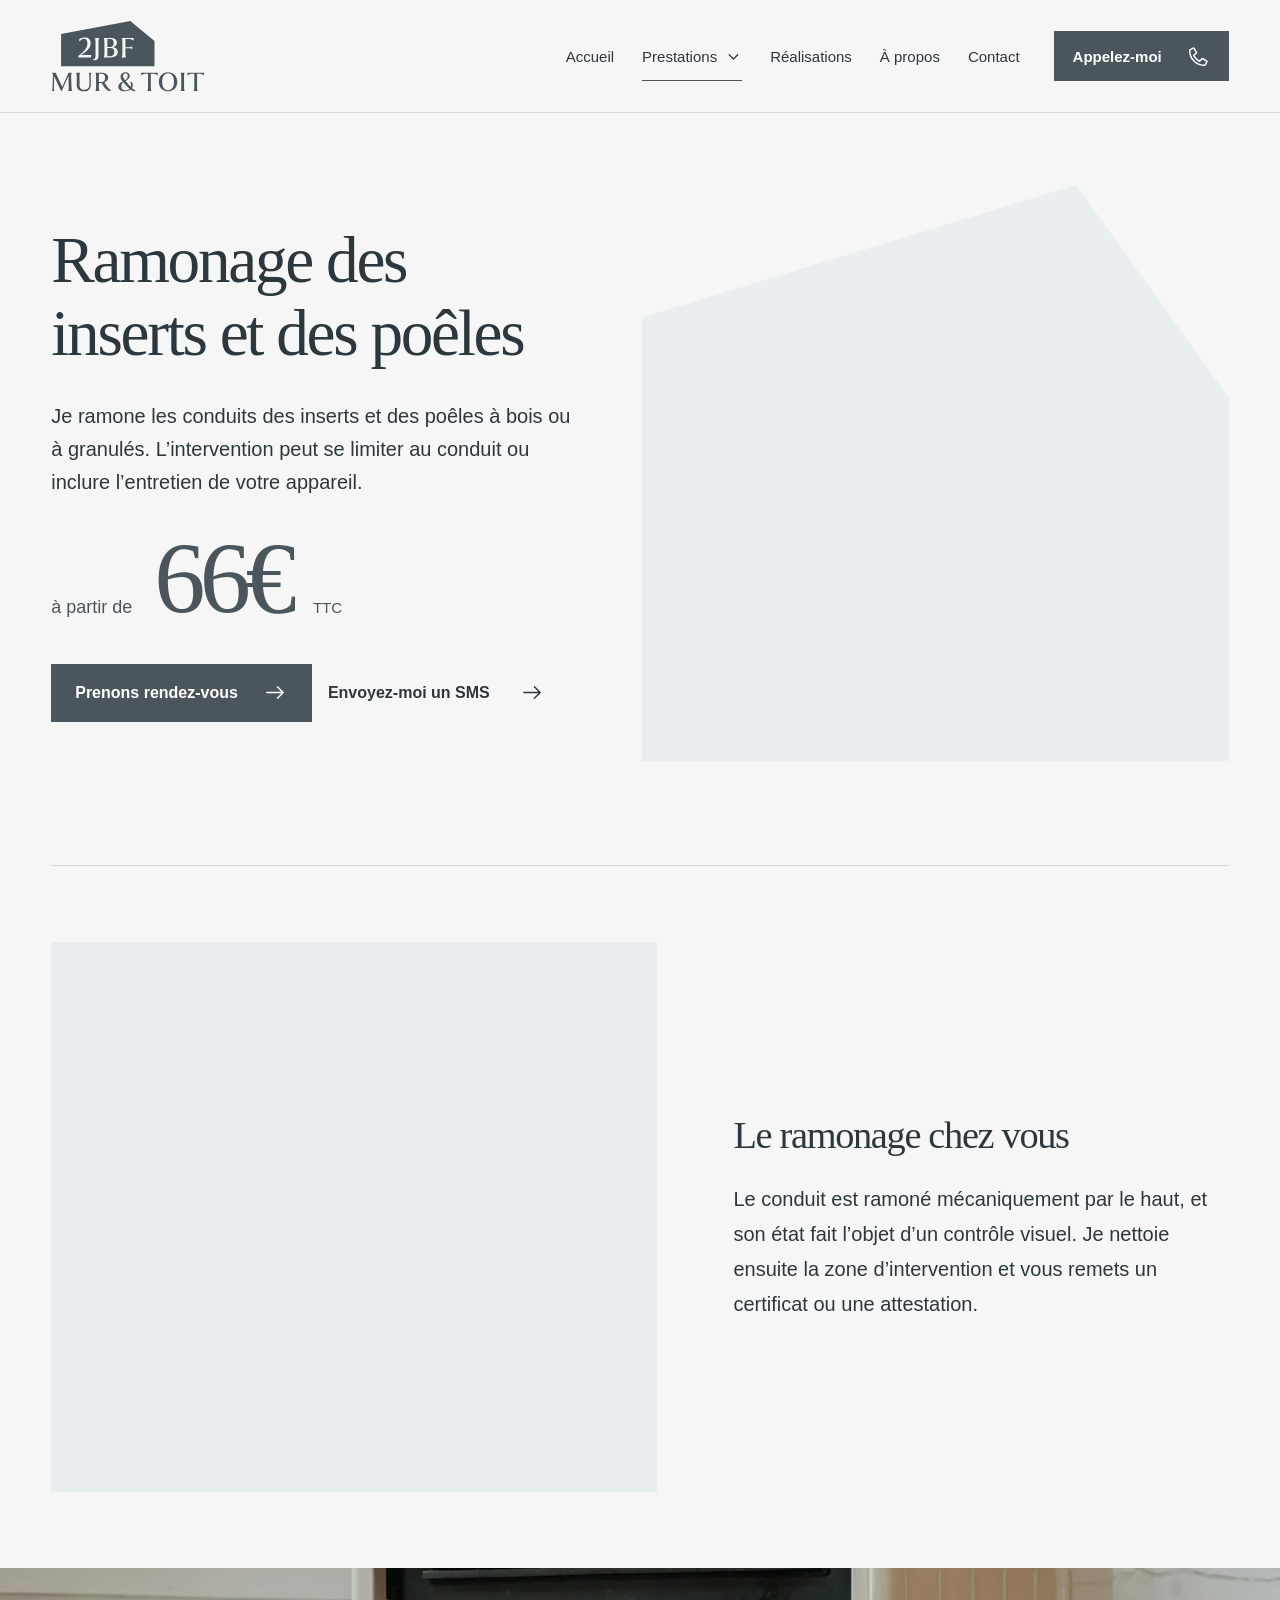
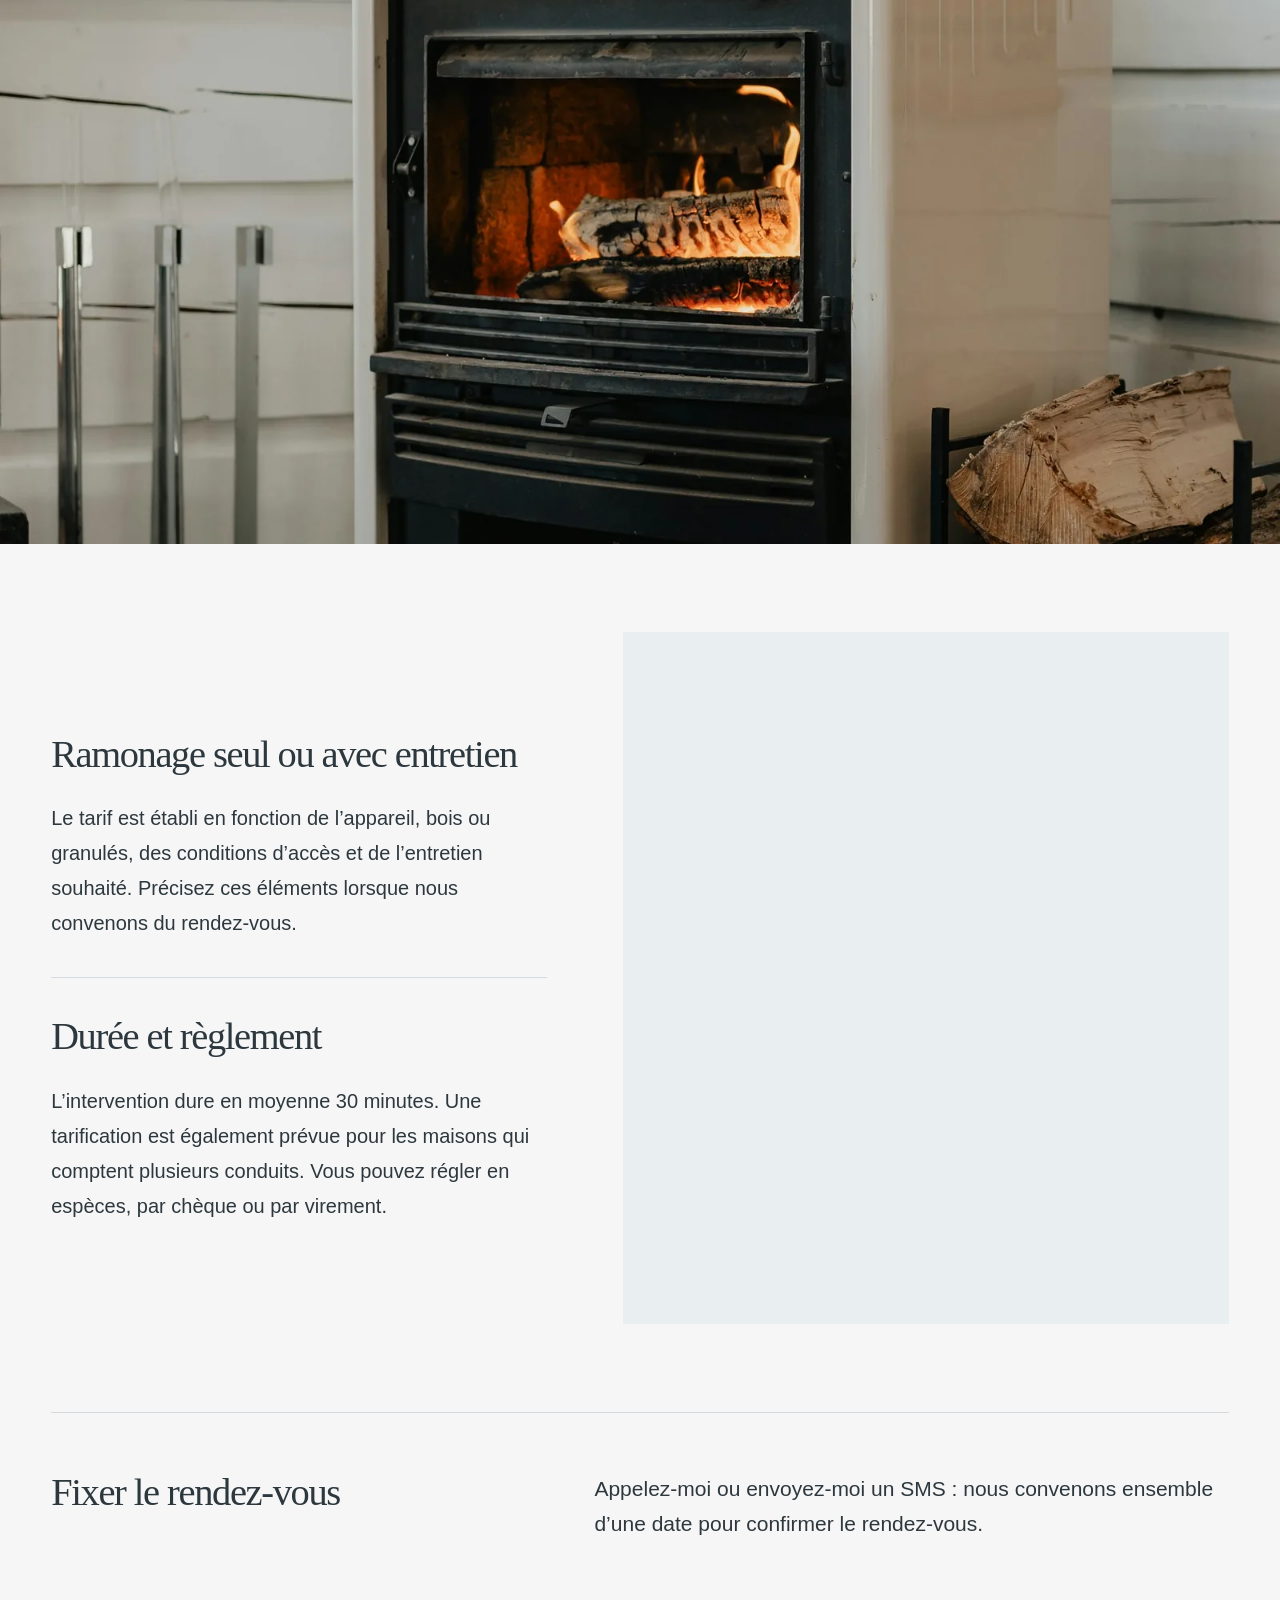
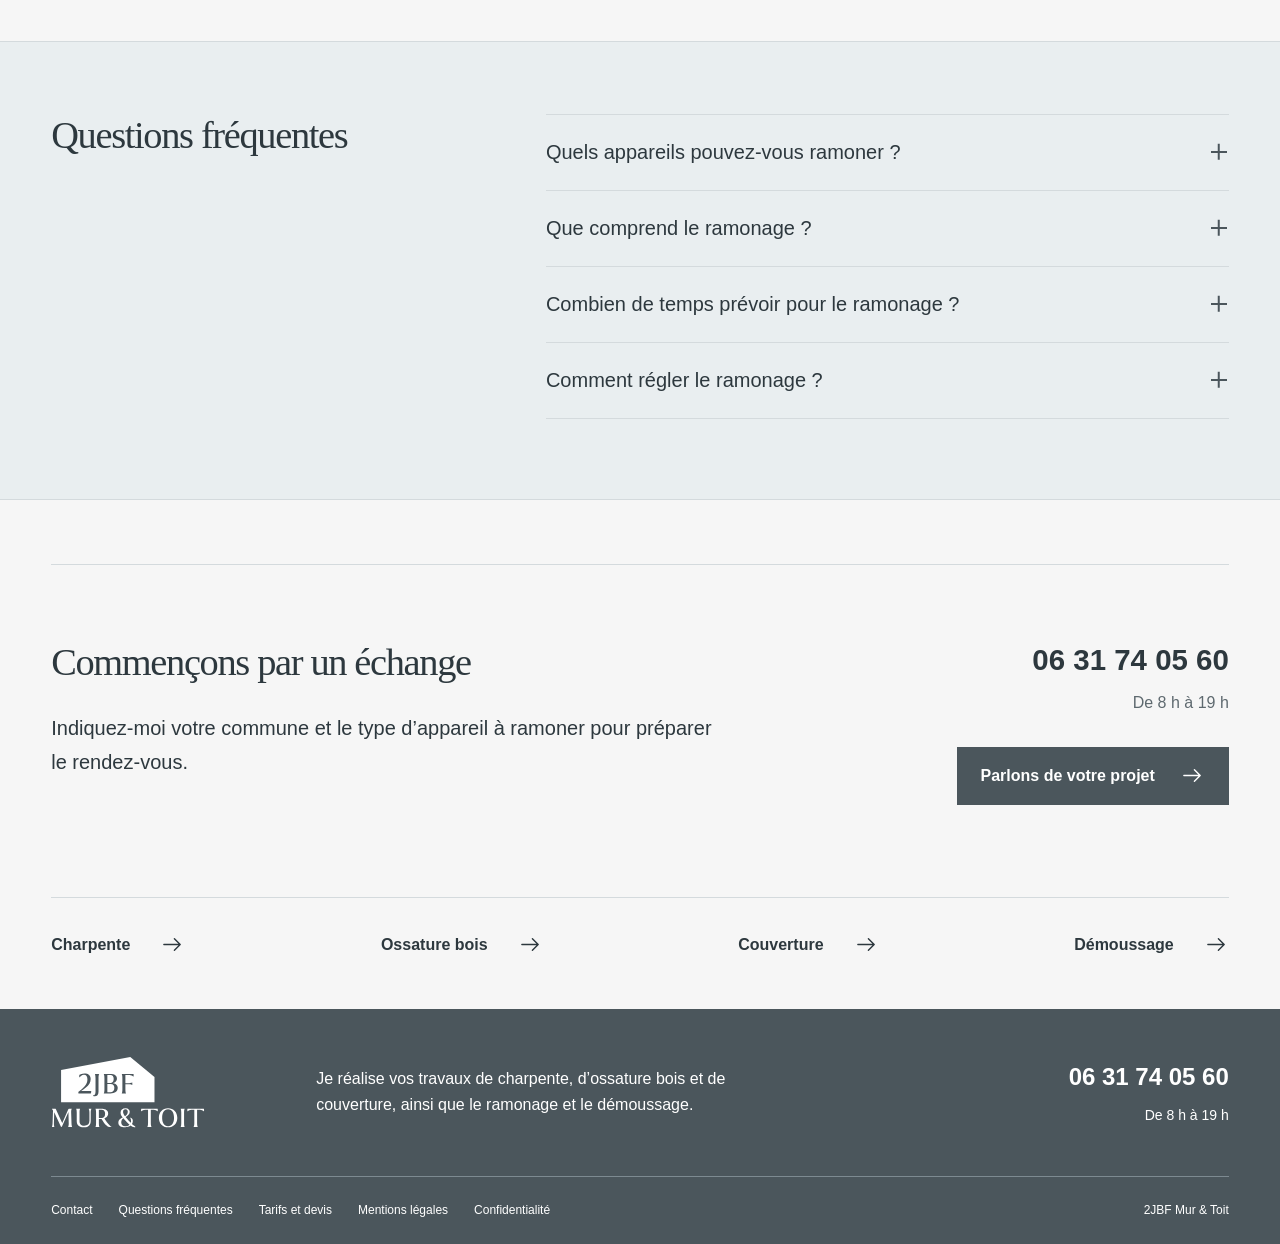
<file: ramonage/index.html>
<!doctype html>
<html lang="fr"><head><meta charset="utf-8"><meta name="viewport" content="width=device-width,initial-scale=1"><title>Ramonage des inserts et des poêles | 2JBF</title><meta name="description" content="Je réalise le ramonage mécanique des inserts, poêles à bois et à granulés, avec contrôle visuel du conduit, nettoyage et remise d’un certificat ou d’une attestation."><meta name="theme-color" content="#4b565c"><meta name="color-scheme" content="light"><meta name="robots" content="index,follow"><link rel="canonical" href="https://societe2jbf.fr/ramonage/"><link rel="icon" href="../favicon.ico" sizes="any"><link rel="apple-touch-icon" href="../apple-touch-icon.png"><meta property="og:type" content="website"><meta property="og:locale" content="fr_FR"><meta property="og:site_name" content="2JBF Mur &amp; Toit"><meta property="og:title" content="Ramonage des inserts et des poêles | 2JBF"><meta property="og:description" content="Je réalise le ramonage mécanique des inserts, poêles à bois et à granulés, avec contrôle visuel du conduit, nettoyage et remise d’un certificat ou d’une attestation."><meta property="og:url" content="https://societe2jbf.fr/ramonage/"><meta property="og:image" content="https://societe2jbf.fr/assets/brand/partage-2jbf.jpg"><meta name="twitter:card" content="summary_large_image"><link rel="stylesheet" href="../assets/css/styles.00dadfefed.css"><script src="../assets/js/site.c41742ac37.js" defer></script></head><body class="page-ramonage"><a class="skip-link" href="#contenu">Aller au contenu</a>
<header class="site-header"><div class="header-inner"><a class="brand" href="../index.html" aria-label="2JBF Mur et Toit, accueil"><img src="../assets/brand/logo-2jbf.svg" width="165" height="78" alt="2JBF Mur &amp; Toit"></a>
<nav class="desktop-nav" aria-label="Navigation principale"><a href="../index.html">Accueil</a><details class="services-menu"><summary class="is-active">Prestations<svg class="icon icon-chevron" viewBox="0 0 20 20" aria-hidden="true"><path d="m5 8 5 5 5-5"/></svg></summary><div class="services-dropdown"><a href="../charpente/index.html">Charpente<svg class="icon icon-arrow" viewBox="0 0 24 24" aria-hidden="true"><path d="M3 12h17m-6-6 6 6-6 6"/></svg></a><a href="../ossature-bois/index.html">Ossature bois<svg class="icon icon-arrow" viewBox="0 0 24 24" aria-hidden="true"><path d="M3 12h17m-6-6 6 6-6 6"/></svg></a><a href="../couverture/index.html">Couverture<svg class="icon icon-arrow" viewBox="0 0 24 24" aria-hidden="true"><path d="M3 12h17m-6-6 6 6-6 6"/></svg></a><a href="../ramonage/index.html" aria-current="page">Ramonage<svg class="icon icon-arrow" viewBox="0 0 24 24" aria-hidden="true"><path d="M3 12h17m-6-6 6 6-6 6"/></svg></a><a href="../demoussage/index.html">Démoussage<svg class="icon icon-arrow" viewBox="0 0 24 24" aria-hidden="true"><path d="M3 12h17m-6-6 6 6-6 6"/></svg></a></div></details><a href="../realisations/index.html">Réalisations</a><a href="../a-propos/index.html">À propos</a><a href="../contact/index.html">Contact</a></nav>
<a class="button button-primary header-call" href="tel:+33631740560">Appelez-moi<svg class="icon" viewBox="0 0 24 24" aria-hidden="true"><path d="m7 3 3 5-3 3a15 15 0 0 0 6 6l3-3 5 3-2 4C10 22 2 14 3 5Z"/></svg></a>
<details class="mobile-menu"><summary>Menu<span class="menu-lines" aria-hidden="true"></span></summary><nav aria-label="Navigation mobile"><a href="../index.html">Accueil</a><details class="services-menu"><summary class="is-active">Prestations<svg class="icon icon-chevron" viewBox="0 0 20 20" aria-hidden="true"><path d="m5 8 5 5 5-5"/></svg></summary><div class="services-dropdown"><a href="../charpente/index.html">Charpente<svg class="icon icon-arrow" viewBox="0 0 24 24" aria-hidden="true"><path d="M3 12h17m-6-6 6 6-6 6"/></svg></a><a href="../ossature-bois/index.html">Ossature bois<svg class="icon icon-arrow" viewBox="0 0 24 24" aria-hidden="true"><path d="M3 12h17m-6-6 6 6-6 6"/></svg></a><a href="../couverture/index.html">Couverture<svg class="icon icon-arrow" viewBox="0 0 24 24" aria-hidden="true"><path d="M3 12h17m-6-6 6 6-6 6"/></svg></a><a href="../ramonage/index.html" aria-current="page">Ramonage<svg class="icon icon-arrow" viewBox="0 0 24 24" aria-hidden="true"><path d="M3 12h17m-6-6 6 6-6 6"/></svg></a><a href="../demoussage/index.html">Démoussage<svg class="icon icon-arrow" viewBox="0 0 24 24" aria-hidden="true"><path d="M3 12h17m-6-6 6 6-6 6"/></svg></a></div></details><a href="../realisations/index.html">Réalisations</a><a href="../a-propos/index.html">À propos</a><a href="../contact/index.html">Contact</a><a class="button button-primary " href="tel:+33631740560">Appelez-moi<svg class="icon" viewBox="0 0 24 24" aria-hidden="true"><path d="m7 3 3 5-3 3a15 15 0 0 0 6 6l3-3 5 3-2 4C10 22 2 14 3 5Z"/></svg></a></nav></details>
</div></header><main id="contenu" tabindex="-1"><section class="hero container hero-service hero-ramonage"><div class="hero-copy"><h1>Ramonage des inserts et des poêles</h1><p class="lead">Je ramone les conduits des inserts et des poêles à bois ou à granulés. L’intervention peut se limiter au conduit ou inclure l’entretien de votre appareil.</p><div class="service-price"><span class="price-prefix">à partir de</span><strong class="price-number">66€</strong><span class="price-tax">TTC</span></div><div class="hero-actions"><a class="button button-primary " href="tel:+33631740560">Prenons rendez-vous<svg class="icon icon-arrow" viewBox="0 0 24 24" aria-hidden="true"><path d="M3 12h17m-6-6 6 6-6 6"/></svg></a><a class="text-link " href="sms:+33631740560">Envoyez-moi un SMS<svg class="icon icon-arrow" viewBox="0 0 24 24" aria-hidden="true"><path d="M3 12h17m-6-6 6 6-6 6"/></svg></a></div></div><div class="hero-visual"><figure class="photo hero-photo roof-photo"><div class="photo-frame"><img src="../assets/images/ramonage-1024.webp" srcset="../assets/images/ramonage-640.webp 640w, ../assets/images/ramonage-1024.webp 1024w, ../assets/images/ramonage-1600.webp 1600w" sizes="(max-width: 760px) calc(100vw - 40px), (max-width: 1200px) 48vw, 720px" width="2400" height="3601" alt="Poêle à bois dans une pièce de vie, photographie d’ambiance" loading="eager" decoding="async" fetchpriority="high"></div></figure></div></section><div class="container service-story service-story-first"><figure class="photo service-story-photo"><div class="photo-frame"><img src="../assets/images/cheminee-1024.webp" srcset="../assets/images/cheminee-640.webp 640w, ../assets/images/cheminee-1024.webp 1024w, ../assets/images/cheminee-1600.webp 1600w" sizes="(max-width: 760px) calc(100vw - 40px), (max-width: 1200px) 48vw, 720px" width="2400" height="3600" alt="Cheminée en maçonnerie sur une toiture, photographie d’ambiance" loading="lazy" decoding="async"></div></figure><div class="service-story-copy"><section class="service-copy-section" id="le-ramonage-chez-vous"><h2>Le ramonage chez vous</h2><p>Le conduit est ramoné mécaniquement par le haut, et son état fait l’objet d’un contrôle visuel. Je nettoie ensuite la zone d’intervention et vous remets un certificat ou une attestation.</p></section></div></div><figure class="photo service-panorama"><div class="photo-frame"><img src="../assets/images/poele-1024.webp" srcset="../assets/images/poele-640.webp 640w, ../assets/images/poele-1024.webp 1024w, ../assets/images/poele-1600.webp 1600w, ../assets/images/poele-2400.webp 2400w" sizes="100vw" width="2133" height="3200" alt="Poêle à bois dans une pièce de vie, photographie d’ambiance" loading="lazy" decoding="async"></div></figure><div class="container service-story service-story-reverse"><div class="service-story-copy"><section class="service-copy-section" id="ramonage-seul-ou-avec-entretien"><h2>Ramonage seul ou avec entretien</h2><p>Le tarif est établi en fonction de l’appareil, bois ou granulés, des conditions d’accès et de l’entretien souhaité. Précisez ces éléments lorsque nous convenons du rendez-vous.</p></section><section class="service-copy-section" id="duree-et-reglement"><h2>Durée et règlement</h2><p>L’intervention dure en moyenne 30 minutes. Une tarification est également prévue pour les maisons qui comptent plusieurs conduits. Vous pouvez régler en espèces, par chèque ou par virement.</p></section></div><figure class="photo service-story-photo service-detail-photo"><div class="photo-frame"><img src="../assets/images/feu-1024.webp" srcset="../assets/images/feu-640.webp 640w, ../assets/images/feu-1024.webp 1024w, ../assets/images/feu-1600.webp 1600w" sizes="(max-width: 760px) calc(100vw - 40px), (max-width: 1200px) 48vw, 720px" width="2800" height="1862" alt="Bûches en combustion dans un foyer, photographie d’ambiance" loading="lazy" decoding="async"></div></figure></div><div class="container service-process"><section class="editorial-row" id="fixer-le-rendez-vous"><h2>Fixer le rendez-vous</h2><div><p>Appelez-moi ou envoyez-moi un SMS : nous convenons ensemble d’une date pour confirmer le rendez-vous.</p></div></section></div><section class="faq-block" id="faq" aria-labelledby="faq-heading"><div class="faq-section container"><h2 id="faq-heading">Questions fréquentes</h2><div class="faq-list"><details class="faq-item" id="faq-6"><summary>Quels appareils pouvez-vous ramoner ?<span aria-hidden="true" class="faq-plus"></span></summary><div><p>Je ramone les inserts et les poêles à bois ou à granulés. Vous pouvez associer au ramonage l’entretien de l’appareil.</p></div></details><details class="faq-item" id="faq-7"><summary>Que comprend le ramonage ?<span aria-hidden="true" class="faq-plus"></span></summary><div><p>Je ramone le conduit mécaniquement par le haut et j’en contrôle visuellement l’état. La zone est ensuite nettoyée, et je vous remets un certificat ou une attestation.</p></div></details><details class="faq-item" id="faq-8"><summary>Combien de temps prévoir pour le ramonage ?<span aria-hidden="true" class="faq-plus"></span></summary><div><p>Prévoyez en moyenne 30 minutes pour l’intervention.</p></div></details><details class="faq-item" id="faq-9"><summary>Comment régler le ramonage ?<span aria-hidden="true" class="faq-plus"></span></summary><div><p>Vous pouvez régler en espèces, par chèque ou par virement.</p></div></details></div></div></section><section class="contact-band container"><div><h2>Commençons par un échange</h2><p>Indiquez-moi votre commune et le type d’appareil à ramoner pour préparer le rendez-vous.</p></div><div class="contact-band-actions"><a class="contact-number" href="tel:+33631740560">06 31 74 05 60</a><span>De 8 h à 19 h</span><a class="button button-primary " href="../contact/index.html">Parlons de votre projet<svg class="icon icon-arrow" viewBox="0 0 24 24" aria-hidden="true"><path d="M3 12h17m-6-6 6 6-6 6"/></svg></a></div></section><nav class="container related-services" aria-label="Autres prestations"><a class="text-link " href="../charpente/index.html">Charpente<svg class="icon icon-arrow" viewBox="0 0 24 24" aria-hidden="true"><path d="M3 12h17m-6-6 6 6-6 6"/></svg></a><a class="text-link " href="../ossature-bois/index.html">Ossature bois<svg class="icon icon-arrow" viewBox="0 0 24 24" aria-hidden="true"><path d="M3 12h17m-6-6 6 6-6 6"/></svg></a><a class="text-link " href="../couverture/index.html">Couverture<svg class="icon icon-arrow" viewBox="0 0 24 24" aria-hidden="true"><path d="M3 12h17m-6-6 6 6-6 6"/></svg></a><a class="text-link " href="../demoussage/index.html">Démoussage<svg class="icon icon-arrow" viewBox="0 0 24 24" aria-hidden="true"><path d="M3 12h17m-6-6 6 6-6 6"/></svg></a></nav></main><footer class="site-footer"><div class="container footer-main"><a class="brand footer-brand" href="../index.html"><img src="../assets/brand/logo-2jbf.svg" width="165" height="78" alt="2JBF Mur &amp; Toit"></a><p>Je réalise vos travaux de charpente, d’ossature bois et de couverture, ainsi que le ramonage et le démoussage.</p><div class="footer-contact"><a href="tel:+33631740560">06 31 74 05 60</a><span>De 8 h à 19 h</span></div></div><div class="container footer-bottom"><nav aria-label="Liens utiles"><a href="../contact/index.html">Contact</a><a href="../contact/index.html#faq">Questions fréquentes</a><a href="../mentions-legales/index.html#tarifs">Tarifs et devis</a><a href="../mentions-legales/index.html">Mentions légales</a><a href="../confidentialite/index.html">Confidentialité</a></nav><span>2JBF Mur &amp; Toit</span></div></footer>
<div class="mobile-contact" aria-label="Contact rapide"><a class="button button-primary " href="tel:+33631740560">Appelez-moi<svg class="icon" viewBox="0 0 24 24" aria-hidden="true"><path d="m7 3 3 5-3 3a15 15 0 0 0 6 6l3-3 5 3-2 4C10 22 2 14 3 5Z"/></svg></a><a class="mobile-sms" href="sms:+33631740560" aria-label="Envoyez-moi un SMS"><svg class="icon" viewBox="0 0 24 24" aria-hidden="true"><path d="M4 4h16v12H9l-5 4V4Zm4 5h8m-8 3h5"/></svg><span>SMS</span></a></div></body></html>
</file>
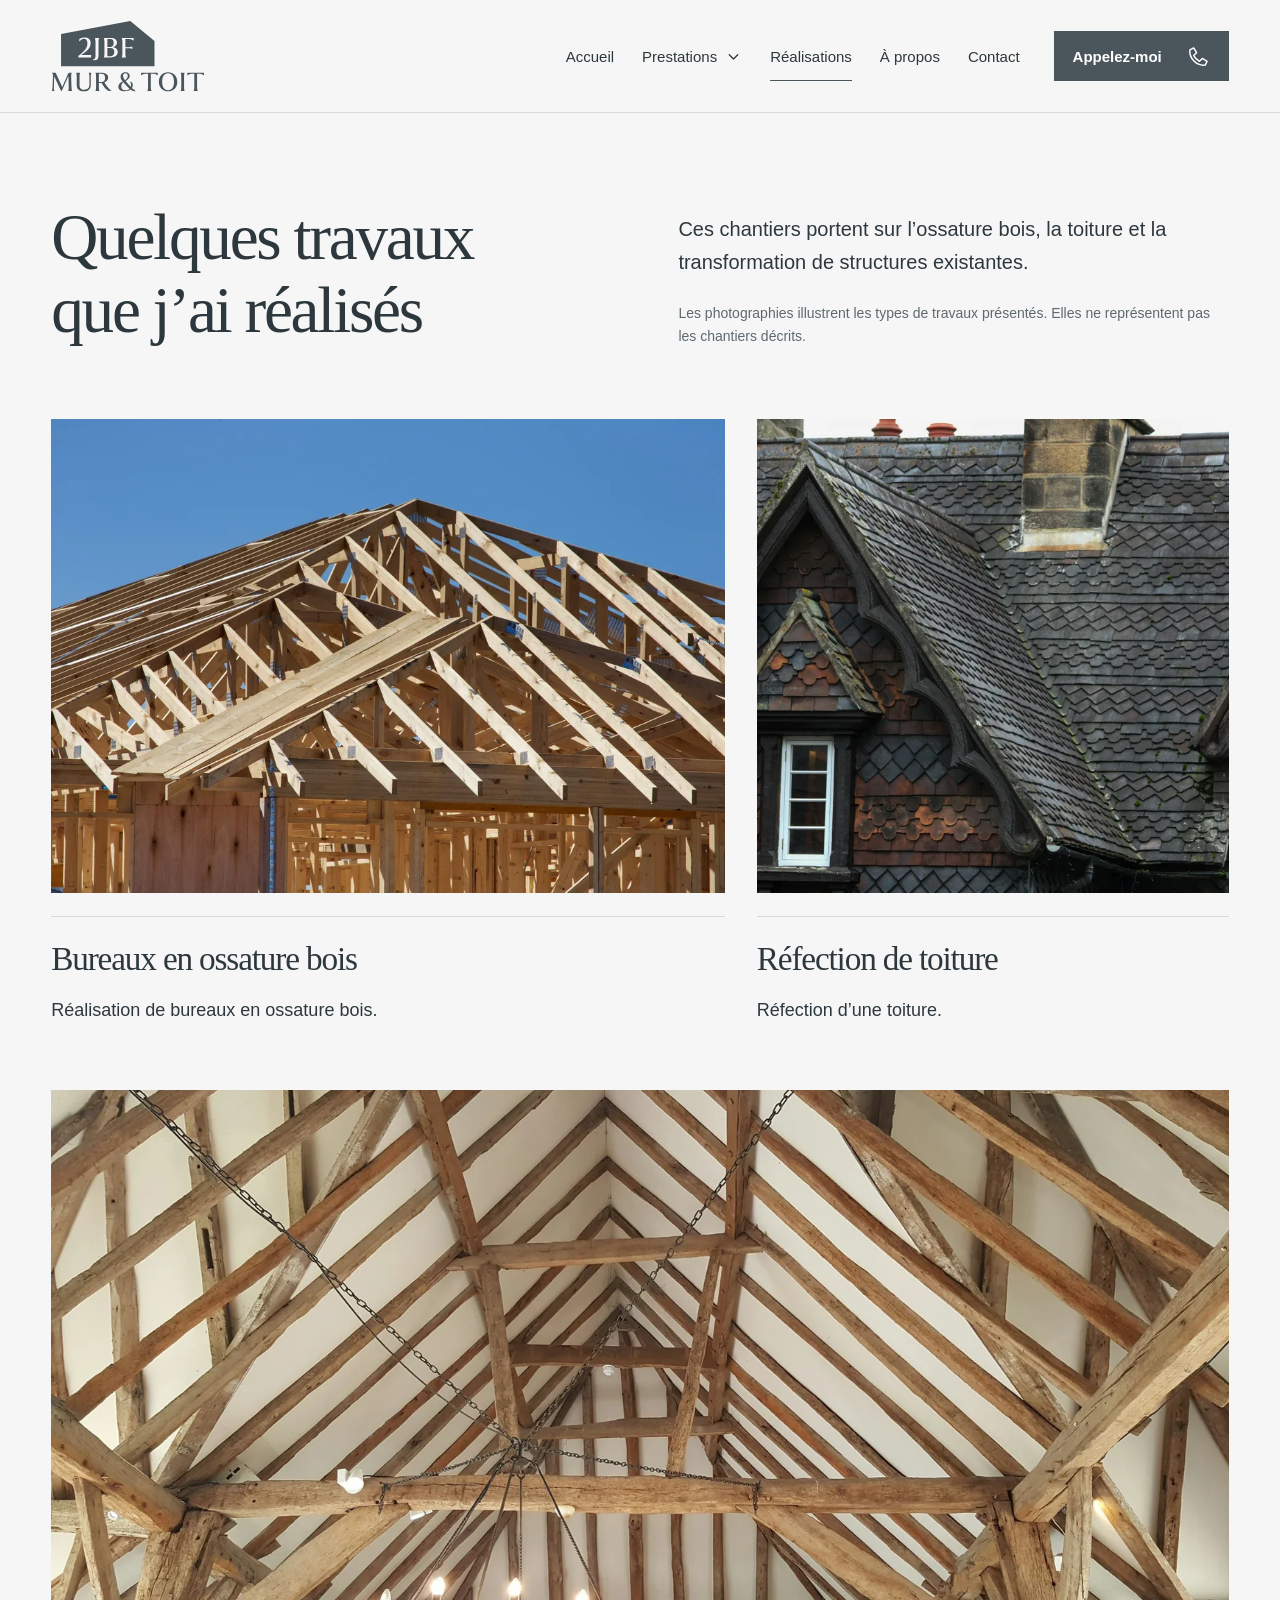
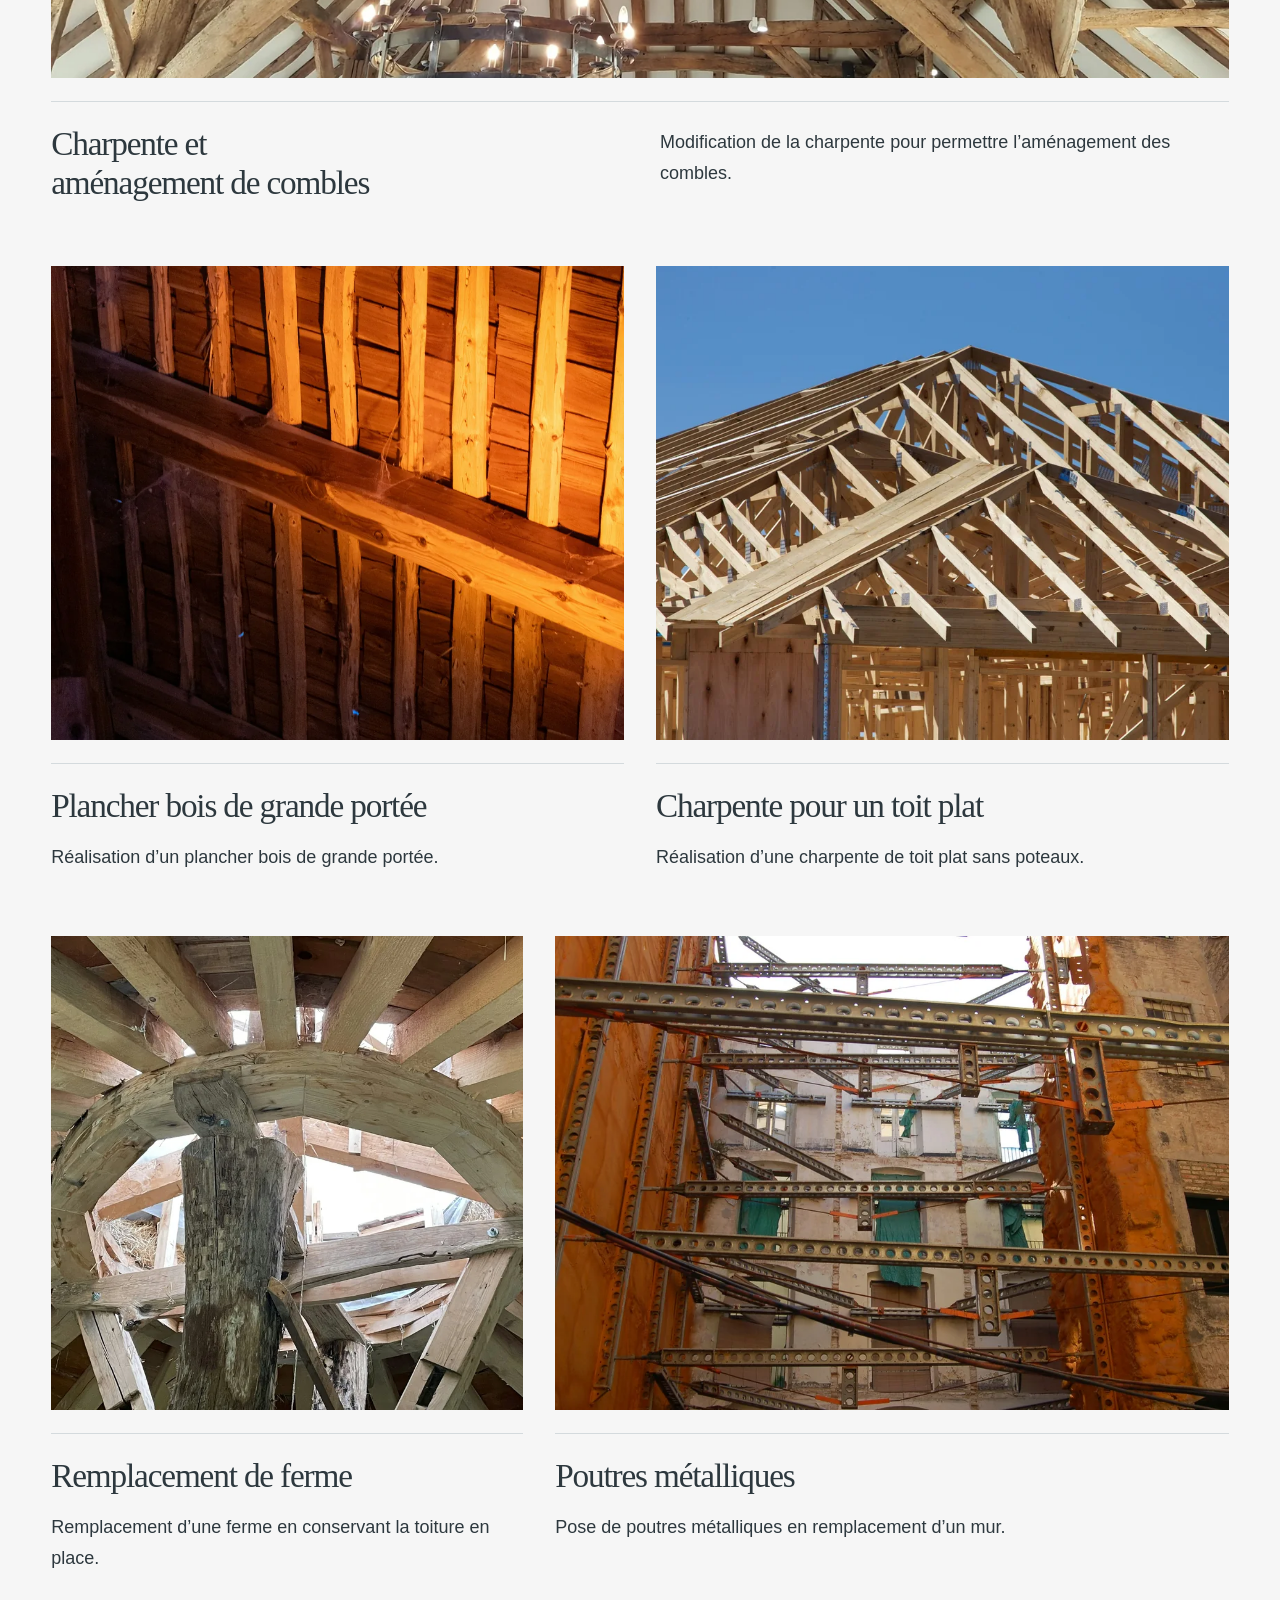
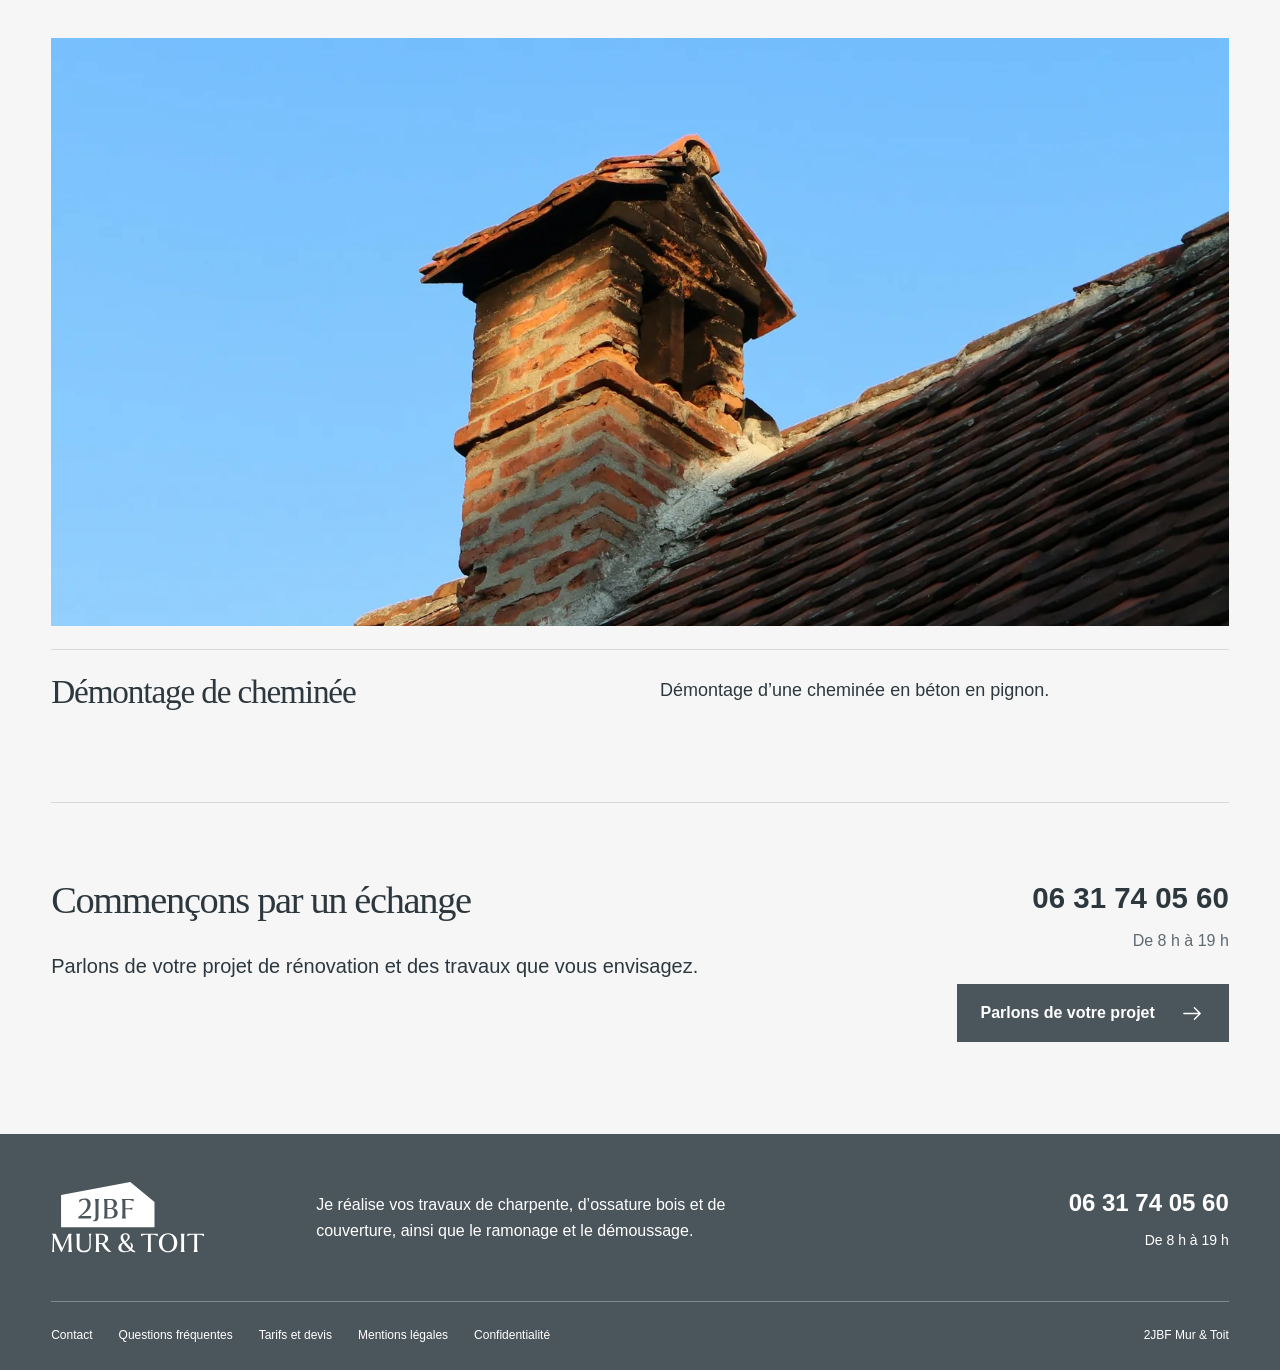
<file: realisations/index.html>
<!doctype html>
<html lang="fr"><head><meta charset="utf-8"><meta name="viewport" content="width=device-width,initial-scale=1"><title>Réalisations de charpente, toiture et ossature bois | 2JBF</title><meta name="description" content="Bureaux en ossature bois, réfection de toiture, modification de charpente et reprises de structures : découvrez quelques-uns de mes chantiers."><meta name="theme-color" content="#4b565c"><meta name="color-scheme" content="light"><meta name="robots" content="index,follow"><link rel="canonical" href="https://societe2jbf.fr/realisations/"><link rel="icon" href="../favicon.ico" sizes="any"><link rel="apple-touch-icon" href="../apple-touch-icon.png"><meta property="og:type" content="website"><meta property="og:locale" content="fr_FR"><meta property="og:site_name" content="2JBF Mur &amp; Toit"><meta property="og:title" content="Réalisations de charpente, toiture et ossature bois | 2JBF"><meta property="og:description" content="Bureaux en ossature bois, réfection de toiture, modification de charpente et reprises de structures : découvrez quelques-uns de mes chantiers."><meta property="og:url" content="https://societe2jbf.fr/realisations/"><meta property="og:image" content="https://societe2jbf.fr/assets/brand/partage-2jbf.jpg"><meta name="twitter:card" content="summary_large_image"><link rel="stylesheet" href="../assets/css/styles.00dadfefed.css"><script src="../assets/js/site.c41742ac37.js" defer></script></head><body class="page-realisations"><a class="skip-link" href="#contenu">Aller au contenu</a>
<header class="site-header"><div class="header-inner"><a class="brand" href="../index.html" aria-label="2JBF Mur et Toit, accueil"><img src="../assets/brand/logo-2jbf.svg" width="165" height="78" alt="2JBF Mur &amp; Toit"></a>
<nav class="desktop-nav" aria-label="Navigation principale"><a href="../index.html">Accueil</a><details class="services-menu"><summary>Prestations<svg class="icon icon-chevron" viewBox="0 0 20 20" aria-hidden="true"><path d="m5 8 5 5 5-5"/></svg></summary><div class="services-dropdown"><a href="../charpente/index.html">Charpente<svg class="icon icon-arrow" viewBox="0 0 24 24" aria-hidden="true"><path d="M3 12h17m-6-6 6 6-6 6"/></svg></a><a href="../ossature-bois/index.html">Ossature bois<svg class="icon icon-arrow" viewBox="0 0 24 24" aria-hidden="true"><path d="M3 12h17m-6-6 6 6-6 6"/></svg></a><a href="../couverture/index.html">Couverture<svg class="icon icon-arrow" viewBox="0 0 24 24" aria-hidden="true"><path d="M3 12h17m-6-6 6 6-6 6"/></svg></a><a href="../ramonage/index.html">Ramonage<svg class="icon icon-arrow" viewBox="0 0 24 24" aria-hidden="true"><path d="M3 12h17m-6-6 6 6-6 6"/></svg></a><a href="../demoussage/index.html">Démoussage<svg class="icon icon-arrow" viewBox="0 0 24 24" aria-hidden="true"><path d="M3 12h17m-6-6 6 6-6 6"/></svg></a></div></details><a href="../realisations/index.html" aria-current="page">Réalisations</a><a href="../a-propos/index.html">À propos</a><a href="../contact/index.html">Contact</a></nav>
<a class="button button-primary header-call" href="tel:+33631740560">Appelez-moi<svg class="icon" viewBox="0 0 24 24" aria-hidden="true"><path d="m7 3 3 5-3 3a15 15 0 0 0 6 6l3-3 5 3-2 4C10 22 2 14 3 5Z"/></svg></a>
<details class="mobile-menu"><summary>Menu<span class="menu-lines" aria-hidden="true"></span></summary><nav aria-label="Navigation mobile"><a href="../index.html">Accueil</a><details class="services-menu"><summary>Prestations<svg class="icon icon-chevron" viewBox="0 0 20 20" aria-hidden="true"><path d="m5 8 5 5 5-5"/></svg></summary><div class="services-dropdown"><a href="../charpente/index.html">Charpente<svg class="icon icon-arrow" viewBox="0 0 24 24" aria-hidden="true"><path d="M3 12h17m-6-6 6 6-6 6"/></svg></a><a href="../ossature-bois/index.html">Ossature bois<svg class="icon icon-arrow" viewBox="0 0 24 24" aria-hidden="true"><path d="M3 12h17m-6-6 6 6-6 6"/></svg></a><a href="../couverture/index.html">Couverture<svg class="icon icon-arrow" viewBox="0 0 24 24" aria-hidden="true"><path d="M3 12h17m-6-6 6 6-6 6"/></svg></a><a href="../ramonage/index.html">Ramonage<svg class="icon icon-arrow" viewBox="0 0 24 24" aria-hidden="true"><path d="M3 12h17m-6-6 6 6-6 6"/></svg></a><a href="../demoussage/index.html">Démoussage<svg class="icon icon-arrow" viewBox="0 0 24 24" aria-hidden="true"><path d="M3 12h17m-6-6 6 6-6 6"/></svg></a></div></details><a href="../realisations/index.html" aria-current="page">Réalisations</a><a href="../a-propos/index.html">À propos</a><a href="../contact/index.html">Contact</a><a class="button button-primary " href="tel:+33631740560">Appelez-moi<svg class="icon" viewBox="0 0 24 24" aria-hidden="true"><path d="m7 3 3 5-3 3a15 15 0 0 0 6 6l3-3 5 3-2 4C10 22 2 14 3 5Z"/></svg></a></nav></details>
</div></header><main id="contenu" tabindex="-1"><section class="container text-hero projects-hero"><h1>Quelques travaux que j’ai réalisés</h1><div><p class="lead">Ces chantiers portent sur l’ossature bois, la toiture et la transformation de structures existantes.</p><p class="gallery-note">Les photographies illustrent les types de travaux présentés. Elles ne représentent pas les chantiers décrits.</p></div></section><section class="container projects-grid" aria-label="Réalisations et photographies d’ambiance"><article class="project project-large" id="bureaux-en-ossature-bois"><figure class="photo project-photo project-photo-illustration"><div class="photo-frame"><img src="../assets/images/ossature-1024.webp" srcset="../assets/images/ossature-640.webp 640w, ../assets/images/ossature-1024.webp 1024w, ../assets/images/ossature-1600.webp 1600w" sizes="(max-width: 760px) calc(100vw - 40px), (max-width: 1200px) 52vw, 820px" width="2400" height="1600" alt="Structure et charpente en bois en cours de construction, photographie d’ambiance" loading="eager" decoding="async" fetchpriority="high"></div></figure><div class="project-copy"><h2>Bureaux en ossature bois</h2><p>Réalisation de bureaux en ossature bois.</p></div></article><article class="project project-small" id="refection-de-toiture"><figure class="photo project-photo project-photo-illustration"><div class="photo-frame"><img src="../assets/images/couverture-1024.webp" srcset="../assets/images/couverture-640.webp 640w, ../assets/images/couverture-1024.webp 1024w, ../assets/images/couverture-1600.webp 1600w" sizes="(max-width: 760px) calc(100vw - 40px), (max-width: 1200px) 52vw, 820px" width="2600" height="1733" alt="Toiture en ardoise avec lucarnes, photographie d’ambiance" loading="eager" decoding="async" fetchpriority="high"></div></figure><div class="project-copy"><h2>Réfection de toiture</h2><p>Réfection d’une toiture.</p></div></article><article class="project project-wide" id="charpente-et-amenagement-de-combles"><figure class="photo project-photo project-photo-illustration"><div class="photo-frame"><img src="../assets/images/charpente-1024.webp" srcset="../assets/images/charpente-640.webp 640w, ../assets/images/charpente-1024.webp 1024w, ../assets/images/charpente-1600.webp 1600w" sizes="(max-width: 760px) calc(100vw - 40px), min(92vw, 1440px)" width="2600" height="1532" alt="Charpente traditionnelle en bois, photographie d’ambiance" loading="lazy" decoding="async"></div></figure><div class="project-copy"><h2>Charpente et aménagement de combles</h2><p>Modification de la charpente pour permettre l’aménagement des combles.</p></div></article><article class="project project-half" id="plancher-bois-de-grande-portee"><figure class="photo project-photo project-photo-illustration"><div class="photo-frame"><img src="../assets/images/solives-1024.webp" srcset="../assets/images/solives-640.webp 640w, ../assets/images/solives-1024.webp 1024w, ../assets/images/solives-1600.webp 1600w" sizes="(max-width: 760px) calc(100vw - 40px), (max-width: 1200px) 52vw, 820px" width="2600" height="3900" alt="Détail de poutres et de solives en bois, photographie d’ambiance" loading="lazy" decoding="async"></div></figure><div class="project-copy"><h2>Plancher bois de grande portée</h2><p>Réalisation d’un plancher bois de grande portée.</p></div></article><article class="project project-half" id="charpente-pour-un-toit-plat"><figure class="photo project-photo project-photo-illustration"><div class="photo-frame"><img src="../assets/images/ossature-1024.webp" srcset="../assets/images/ossature-640.webp 640w, ../assets/images/ossature-1024.webp 1024w, ../assets/images/ossature-1600.webp 1600w" sizes="(max-width: 760px) calc(100vw - 40px), (max-width: 1200px) 52vw, 820px" width="2400" height="1600" alt="Structure et charpente en bois en cours de construction, photographie d’ambiance" loading="lazy" decoding="async"></div></figure><div class="project-copy"><h2>Charpente pour un toit plat</h2><p>Réalisation d’une charpente de toit plat sans poteaux.</p></div></article><article class="project project-small" id="remplacement-de-ferme"><figure class="photo project-photo project-photo-illustration"><div class="photo-frame"><img src="../assets/images/bois-1024.webp" srcset="../assets/images/bois-640.webp 640w, ../assets/images/bois-1024.webp 1024w, ../assets/images/bois-1600.webp 1600w" sizes="(max-width: 760px) calc(100vw - 40px), (max-width: 1200px) 52vw, 820px" width="2400" height="1800" alt="Assemblage de bois de structure, photographie d’ambiance" loading="lazy" decoding="async"></div></figure><div class="project-copy"><h2>Remplacement de ferme</h2><p>Remplacement d’une ferme en conservant la toiture en place.</p></div></article><article class="project project-large" id="poutres-metalliques"><figure class="photo project-photo project-photo-illustration"><div class="photo-frame"><img src="../assets/images/metal-1024.webp" srcset="../assets/images/metal-640.webp 640w, ../assets/images/metal-1024.webp 1024w, ../assets/images/metal-1600.webp 1600w" sizes="(max-width: 760px) calc(100vw - 40px), (max-width: 1200px) 52vw, 820px" width="2400" height="1596" alt="Structure métallique sur un bâtiment en rénovation, photographie d’ambiance" loading="lazy" decoding="async"></div></figure><div class="project-copy"><h2>Poutres métalliques</h2><p>Pose de poutres métalliques en remplacement d’un mur.</p></div></article><article class="project project-wide" id="demontage-de-cheminee"><figure class="photo project-photo project-photo-illustration"><div class="photo-frame"><img src="../assets/images/cheminee-1024.webp" srcset="../assets/images/cheminee-640.webp 640w, ../assets/images/cheminee-1024.webp 1024w, ../assets/images/cheminee-1600.webp 1600w" sizes="(max-width: 760px) calc(100vw - 40px), min(92vw, 1440px)" width="2400" height="3600" alt="Cheminée en maçonnerie sur une toiture, photographie d’ambiance" loading="lazy" decoding="async"></div></figure><div class="project-copy"><h2>Démontage de cheminée</h2><p>Démontage d’une cheminée en béton en pignon.</p></div></article></section><section class="contact-band container"><div><h2>Commençons par un échange</h2><p>Parlons de votre projet de rénovation et des travaux que vous envisagez.</p></div><div class="contact-band-actions"><a class="contact-number" href="tel:+33631740560">06 31 74 05 60</a><span>De 8 h à 19 h</span><a class="button button-primary " href="../contact/index.html">Parlons de votre projet<svg class="icon icon-arrow" viewBox="0 0 24 24" aria-hidden="true"><path d="M3 12h17m-6-6 6 6-6 6"/></svg></a></div></section></main><footer class="site-footer"><div class="container footer-main"><a class="brand footer-brand" href="../index.html"><img src="../assets/brand/logo-2jbf.svg" width="165" height="78" alt="2JBF Mur &amp; Toit"></a><p>Je réalise vos travaux de charpente, d’ossature bois et de couverture, ainsi que le ramonage et le démoussage.</p><div class="footer-contact"><a href="tel:+33631740560">06 31 74 05 60</a><span>De 8 h à 19 h</span></div></div><div class="container footer-bottom"><nav aria-label="Liens utiles"><a href="../contact/index.html">Contact</a><a href="../contact/index.html#faq">Questions fréquentes</a><a href="../mentions-legales/index.html#tarifs">Tarifs et devis</a><a href="../mentions-legales/index.html">Mentions légales</a><a href="../confidentialite/index.html">Confidentialité</a></nav><span>2JBF Mur &amp; Toit</span></div></footer>
<div class="mobile-contact" aria-label="Contact rapide"><a class="button button-primary " href="tel:+33631740560">Appelez-moi<svg class="icon" viewBox="0 0 24 24" aria-hidden="true"><path d="m7 3 3 5-3 3a15 15 0 0 0 6 6l3-3 5 3-2 4C10 22 2 14 3 5Z"/></svg></a><a class="mobile-sms" href="sms:+33631740560" aria-label="Envoyez-moi un SMS"><svg class="icon" viewBox="0 0 24 24" aria-hidden="true"><path d="M4 4h16v12H9l-5 4V4Zm4 5h8m-8 3h5"/></svg><span>SMS</span></a></div></body></html>
</file>
<file: assets/css/styles.00dadfefed.css>
/* 2JBF — Le trait. Palette issue du logo et de la carte de visite. */
:root{--paper:#f6f6f6;--white:#fff;--slate:#4b565c;--ink:#2d383e;--zinc:#879aa7;--muted:#5e696f;--line:#d4dadd;--light:#e9eef0;--serif:Georgia,"Times New Roman",serif;--sans:Arial,Helvetica,sans-serif;--gutter:clamp(20px,4vw,64px)}

*{box-sizing:border-box}
html{scroll-behavior:smooth;scroll-padding-top:132px}
body{margin:0;background:var(--paper);color:var(--ink);font:18px/1.6 var(--sans);-webkit-font-smoothing:antialiased}
img{max-width:100%;height:auto;display:block}
a{color:inherit;text-underline-offset:.22em}
a:hover{text-decoration-thickness:2px}
button,summary,a{-webkit-tap-highlight-color:transparent}
a:focus-visible,button:focus-visible,summary:focus-visible{outline:3px solid var(--zinc);outline-offset:5px}
h1,h2,h3,p,figure{margin:0}
h1,h2,h3{font-family:var(--serif);font-weight:400;line-height:1.12;letter-spacing:-.035em}
h1{font-size:clamp(44px,5.1vw,82px)}
h2{font-size:clamp(32px,3vw,48px)}
h3{font-size:34px}
p+p{margin-top:1.15em}
p{overflow-wrap:break-word}
h1,h2,h3{text-wrap:balance}
.container{width:min(calc(100% - var(--gutter)*2),1440px);margin-inline:auto}
.icon{width:23px;height:23px;flex:none;fill:none;stroke:currentColor;stroke-width:1.5;stroke-linecap:round;stroke-linejoin:round}
.icon-arrow{width:25px}
.icon-chevron{width:17px;height:17px}
.button{display:inline-flex;align-items:center;justify-content:space-between;gap:25px;min-height:58px;padding:14px 23px;border:1px solid var(--slate);font-size:16px;font-weight:600;line-height:1.4;text-decoration:none;transition:background .18s,color .18s,border-color .18s}
.button-primary{background:var(--slate);color:var(--white)}
.button-primary:hover{background:var(--ink);border-color:var(--ink)}
.button-secondary{background:transparent;color:var(--slate)}
.button-secondary:hover{background:var(--light)}
.button-on-dark{background:var(--white);color:var(--slate);border-color:var(--white)}
.button-on-dark:hover{background:var(--light);border-color:var(--light)}
.text-link{display:inline-flex;align-items:center;justify-content:space-between;gap:30px;font-size:16px;font-weight:600;line-height:1.5;text-decoration:none}
.text-link:hover{text-decoration:underline}
.skip-link{position:fixed;top:-100px;left:20px;z-index:100;padding:12px 20px;background:var(--ink);color:var(--white)}
.skip-link:focus{top:12px}
main:focus{outline:none}

/* Navigation */
.site-header{position:sticky;top:0;z-index:20;background:var(--paper);border-bottom:1px solid var(--line)}
.header-inner{width:min(calc(100% - var(--gutter)*2),1440px);min-height:112px;margin-inline:auto;display:flex;align-items:center;gap:34px}
.brand{display:block;flex:none}
.brand img{width:154px;height:73px;object-fit:contain}
.desktop-nav{display:flex;align-items:center;justify-content:flex-end;gap:28px;margin-left:auto;font-size:15px;line-height:1.4}
.desktop-nav>a{text-decoration:none;white-space:nowrap;padding-block:13px}
.desktop-nav>a:hover,.desktop-nav>a[aria-current=page],.services-menu>summary.is-active{box-shadow:0 1px 0 var(--slate)}
.header-call{font-size:15px;min-height:50px;padding:12px 18px;gap:25px}
.services-menu{position:relative}
.services-menu>summary{display:flex;align-items:center;gap:8px;list-style:none;cursor:pointer;padding-block:13px}
.services-menu>summary::-webkit-details-marker{display:none}
.services-menu[open]>summary .icon-chevron{transform:rotate(180deg)}
.services-dropdown{position:absolute;top:100%;left:-24px;min-width:275px;padding:12px;background:var(--white);border:1px solid var(--line);box-shadow:0 14px 25px #2d383e12}
.services-dropdown>a{display:flex;align-items:center;justify-content:space-between;gap:25px;padding:13px 15px;text-decoration:none}
.services-dropdown>a:hover,.services-dropdown>a[aria-current=page]{background:var(--light)}
.services-dropdown .icon{width:19px}
.mobile-menu{display:none}

/* Large imagery and roof silhouette */
.hero{display:grid;grid-template-columns:minmax(0,.94fr) minmax(0,1.06fr);gap:clamp(40px,5.5vw,88px);align-items:center;padding-block:72px 104px}
.hero-copy .lead{font-size:20px;line-height:1.65;margin-top:30px;max-width:62ch}
.hero-actions{display:flex;align-items:center;gap:16px;flex-wrap:wrap;margin-top:32px}
.hero-visual{position:relative;min-width:0}
.photo{min-width:0}
.photo-frame{position:relative;overflow:hidden;background:var(--light);aspect-ratio:1.4}
.photo img{height:100%;width:100%;object-fit:cover}
.roof-photo .photo-frame{clip-path:polygon(0 23%,74% 0,100% 37%,100% 100%,0 100%)}
.hero-photo .photo-frame{aspect-ratio:auto;height:clamp(460px,45vw,690px)}
.hero-photo img{object-position:50% 40%}






.price-tax{font:400 15px/1.4 var(--sans);letter-spacing:0}
.price-prefix{font-size:18px;line-height:1.4}

.price-number{font:400 clamp(88px,8vw,128px)/1.06 var(--serif);letter-spacing:-.055em;font-variant-numeric:lining-nums}



.service-price{display:flex;align-items:baseline;gap:22px;flex-wrap:wrap;margin-top:26px;color:var(--slate)}
.hero-ramonage .hero-actions{margin-top:30px}
.hero-service:not(.hero-ramonage) h1{font-size:clamp(42px,4.65vw,74px)}

/* Editorial hierarchy */
.editorial-row{display:grid;grid-template-columns:minmax(0,.82fr) minmax(0,1.18fr);gap:clamp(48px,8vw,128px);border-top:1px solid var(--line);padding-block:64px}
.editorial-row h2{max-width:19ch}
.editorial-row p{font-size:21px;line-height:1.7}
.home-intro{padding-block:65px 82px}
.services-section{padding-block:24px 100px}
.services-section>h2{margin-bottom:44px}
.services-grid{display:grid;grid-template-columns:repeat(3,minmax(0,1fr));gap:34px}
.service-card{display:flex;flex-direction:column;min-width:0}
.card-photo .photo-frame{height:270px;aspect-ratio:auto}
.service-card h3{margin:0 0 18px}
.ramonage-feature{background:var(--slate);color:var(--white)}
.ramonage-inner{display:grid;grid-template-columns:minmax(0,.95fr) minmax(0,1.05fr);gap:0}
.ramonage-photo{height:100%;align-self:stretch}
.ramonage-photo .photo-frame{height:100%;min-height:665px;aspect-ratio:auto}
.ramonage-photo img{object-position:50% 49%}
.ramonage-copy{padding:60px 0 60px clamp(40px,5vw,80px)}
.ramonage-copy h2{font-size:clamp(32px,3vw,47px);max-width:23ch}
.feature-price{display:flex;flex-direction:column;margin:30px 0 22px}
.feature-price>span{font-size:19px}
.feature-price>.price-tax{font-size:15px}
.feature-price>strong{font:400 clamp(96px,9vw,144px)/1.06 var(--serif);letter-spacing:-.05em}
.ramonage-copy>p{font-size:20px;line-height:1.65;max-width:49ch}
.ramonage-actions>.button{margin-top:30px;min-width:260px}
.demoussage-feature{display:grid;grid-template-columns:minmax(0,1.1fr) minmax(0,.9fr);gap:clamp(48px,7vw,112px);align-items:center;padding-block:100px}
.demoussage-feature h2{margin-bottom:26px}
.demoussage-feature p{font-size:21px;line-height:1.7;max-width:49ch}
.demoussage-feature .text-link{margin-top:30px}
.demoussage-feature .photo-frame{height:330px;aspect-ratio:auto}
.contact-band{display:grid;grid-template-columns:minmax(0,1.2fr) minmax(0,.8fr);gap:70px;padding-block:76px 92px;border-top:1px solid var(--line)}
.contact-band h2{margin-bottom:27px}
.contact-band p{font-size:20px;line-height:1.7;max-width:65ch}
.contact-band-actions{display:flex;flex-direction:column;align-items:flex-end;gap:11px;align-self:center}
.contact-number{font-size:clamp(25px,2.3vw,37px);font-weight:600;line-height:1.3;text-decoration:none;white-space:nowrap}
.contact-number:hover{text-decoration:underline}
.contact-band-actions>span{font-size:16px;color:var(--muted)}
.contact-band-actions>.button{margin-top:20px}
.editorial-body{padding-bottom:12px}
.related-services{display:flex;flex-wrap:wrap;align-items:center;justify-content:space-between;gap:20px 35px;padding-block:35px 52px;border-top:1px solid var(--line)}
.related-services .text-link{font-size:16px}
.lead{font-size:22px;line-height:1.65}

/* Contact, FAQ and realisations */
.text-hero{padding-block:88px 72px}
.text-hero h1{max-width:21ch}
.text-hero .lead{margin-top:32px;max-width:72ch}
.faq-block{background:var(--light);border-block:1px solid var(--line);margin-block:24px 64px;scroll-margin-top:16px}
.faq-section{display:grid;grid-template-columns:minmax(0,.75fr) minmax(0,1.25fr);gap:85px;padding-block:72px 80px}
.faq-section>h2{align-self:start}
.faq-list{min-width:0}
.faq-item>summary:focus-visible{outline-color:var(--slate)}
.faq-item{border-bottom:1px solid var(--line);scroll-margin-top:150px}
.faq-item:first-child{border-top:1px solid var(--line)}
.faq-item>summary{display:flex;justify-content:space-between;align-items:center;gap:28px;list-style:none;cursor:pointer;padding-block:23px;font-size:20px;line-height:1.45}
.faq-item>summary::-webkit-details-marker{display:none}
.faq-plus{position:relative;width:20px;height:20px;flex:none}
.faq-plus:before,.faq-plus:after{content:"";position:absolute;top:9px;left:2px;width:16px;height:1.5px;background:var(--slate)}
.faq-plus:after{transform:rotate(90deg)}
.faq-item[open] .faq-plus:after{transform:rotate(0)}
.faq-item>div{padding:0 48px 27px 0;font-size:18px;line-height:1.7}

/* Footer */
.site-footer{background:var(--slate);color:var(--white)}
.footer-main{display:grid;grid-template-columns:210px minmax(0,1fr) 300px;align-items:center;gap:55px;padding-block:47px}
.footer-brand img{filter:brightness(0) invert(1)}
.footer-main>p{max-width:54ch;font-size:16px;line-height:1.65}
.footer-contact{display:flex;flex-direction:column;gap:7px;align-items:flex-end}
.footer-contact>a{font-size:24px;font-weight:600;text-decoration:none;white-space:nowrap}
.footer-contact>span{font-size:14px}
.footer-bottom{display:flex;align-items:center;justify-content:space-between;gap:28px;border-top:1px solid #7d8a91;padding-block:24px;font-size:12px}
.footer-bottom nav{display:flex;flex-wrap:wrap;gap:12px 26px}
.footer-bottom a{text-decoration:none}
.footer-bottom a:hover{text-decoration:underline}
.footer-bottom>span{white-space:nowrap}
.mobile-contact{display:none}

/* Supporting pages */
.compact-hero{padding-block:76px 54px}
.legal-copy{max-width:1000px;padding-bottom:85px}
.legal-copy section{border-top:1px solid var(--line);padding-block:36px}
.legal-copy h2{font-size:32px;margin-bottom:25px}
.legal-copy p{font-size:18px;line-height:1.75}
.legal-details{margin:0}
.legal-details>div{display:grid;grid-template-columns:260px minmax(0,1fr);gap:28px;padding-block:15px;border-bottom:1px solid var(--line)}
.legal-details dt{font-weight:600}
.legal-details dd{margin:0;overflow-wrap:anywhere}






.error-actions{display:flex;gap:20px;flex-wrap:wrap;padding-bottom:100px}

/* Each service is one link, from photograph through the grey text panel. */
.service-card-link{display:flex;flex-direction:column;flex:1;gap:0;height:100%;text-decoration:none;min-width:0}
.service-card-link:focus-visible{outline-color:var(--slate)}
.service-card-body{display:flex;flex-direction:column;flex:1;padding:30px 28px 28px;background:var(--light);transition:background .18s}
.service-card-body>p{font-size:18px;line-height:1.7;flex:1}
.service-card-body>.text-link{margin-top:28px;gap:14px;font-size:14px}
.service-card-link img{transition:transform .3s ease}
.service-card-link:hover img{transform:scale(1.025)}
.service-card-link:hover .service-card-body{background:#dfe6e9}
.service-card-link:hover .text-link{text-decoration:underline}

/* The project gallery lets the photographs set the pace of the page. */
.projects-hero{display:grid;grid-template-columns:minmax(0,1fr) minmax(0,1fr);gap:clamp(40px,6vw,96px);align-items:end}
.projects-hero h1{max-width:18ch}
.projects-hero .lead{margin-top:0;font-size:20px}
.gallery-note{font-size:14px;line-height:1.6;color:var(--muted);margin-top:23px;max-width:70ch}
.projects-grid{display:grid;grid-template-columns:repeat(12,minmax(0,1fr));column-gap:32px;row-gap:64px;padding-bottom:90px}
.project{min-width:0}
.project-large{grid-column:span 7}
.project-small{grid-column:span 5}
.project-half{grid-column:span 6}
.project-wide{grid-column:1/-1}
.project-photo .photo-frame{height:clamp(350px,37vw,560px);aspect-ratio:auto}
.project-wide .photo-frame{height:clamp(390px,46vw,660px)}

.project-copy{margin-top:23px;padding-top:23px;border-top:1px solid var(--line)}
.project-copy h2{font-size:clamp(30px,2.6vw,42px);line-height:1.15;max-width:27ch}
.project-copy p{margin-top:17px;font-size:18px;line-height:1.7;max-width:59ch}
.project-wide .project-copy{display:grid;grid-template-columns:minmax(0,1fr) minmax(0,1fr);gap:40px}
.project-wide .project-copy p{margin-top:2px}
#charpente-et-amenagement-de-combles .photo img,#remplacement-de-ferme .photo img{object-position:50% 24%}

/* The contact form is the main action; short practical details sit alongside it. */
.contact-heading{padding-block:72px 42px}
.contact-heading h1{max-width:24ch}
.contact-heading .lead{max-width:85ch;font-size:20px;margin-top:26px}
.contact-layout{display:grid;grid-template-columns:minmax(0,1.35fr) minmax(0,.65fr);gap:clamp(40px,6vw,96px);align-items:start;padding-bottom:85px}
.contact-form{min-width:0;padding:36px;background:var(--light)}
.form-honeypot{display:none}
.form-required-note{font-size:13px;color:var(--muted);margin-bottom:25px}
.form-fields{display:grid;grid-template-columns:repeat(2,minmax(0,1fr));gap:24px 22px}
.form-field{display:flex;flex-direction:column;min-width:0;gap:9px}
.form-field-full{grid-column:1/-1}
.form-field label{font-size:15px;font-weight:600;line-height:1.5}
.form-field .optional{font-size:13px;font-weight:400;color:var(--muted)}
.form-field input,.form-field select,.form-field textarea{display:block;width:100%;min-width:0;border:1px solid #a8b5bc;border-radius:0;background:var(--white);color:var(--ink);font:16px/1.5 var(--sans);padding:13px 14px;min-height:52px;box-shadow:none}
.form-field select{padding-right:32px;cursor:pointer}
.form-field textarea{resize:vertical;min-height:154px}
.form-field input:focus,.form-field select:focus,.form-field textarea:focus{outline:2px solid var(--slate);outline-offset:2px;border-color:var(--slate)}
.form-privacy{font-size:13px;line-height:1.65;color:var(--muted);margin-top:23px;max-width:65ch}
.form-submit{margin-top:24px;cursor:pointer;font-family:var(--sans);border-radius:0;min-width:250px;text-align:left}
.form-local-note{font-size:15px;margin-top:20px}
.contact-direct{border-top:2px solid var(--slate);padding-top:28px}
.contact-direct>.contact-number{font-size:clamp(25px,2.4vw,38px)}
.contact-direct>p{font-size:16px;color:var(--muted);margin-top:12px}
.contact-direct .hero-actions{flex-direction:column;align-items:flex-start;margin-top:27px;gap:18px}
.contact-direct .text-link{font-size:15px}
.contact-sector{border-top:1px solid var(--line);margin-top:37px;padding-top:28px}
.contact-sector h2{font-size:29px;line-height:1.2}
.contact-sector p{font-size:17px;line-height:1.7;margin-top:20px}
.thanks-copy{padding-bottom:100px;font-size:20px}

@media(max-width:1100px){
.service-card-body{padding:25px 22px}
.service-card-body>p{font-size:16px}
.service-card-body>.text-link{font-size:13px;gap:9px}
.projects-hero{gap:40px}
.projects-hero h1{font-size:clamp(45px,5vw,62px)}
.projects-grid{gap:45px 26px}
.project-photo .photo-frame{height:390px}
.project-wide .photo-frame{height:510px}
.contact-layout{grid-template-columns:minmax(0,1.25fr) minmax(0,.75fr);gap:35px}
.contact-form{padding:28px}
.form-fields{gap:22px 18px}
}
@media(max-width:760px){
.service-card-body{padding:27px 25px}
.service-card-body>p{font-size:18px}
.service-card-body>.text-link{font-size:15px;margin-top:25px}
.projects-hero{grid-template-columns:1fr;gap:25px;padding-block:43px 35px}
.projects-hero h1{font-size:43px;max-width:19ch}
.projects-hero .lead{font-size:19px;margin-top:0}
.gallery-note{font-size:13px;margin-top:19px}
.projects-grid{grid-template-columns:1fr;gap:42px;padding-bottom:50px}
.project-large,.project-small,.project-half,.project-wide{grid-column:auto}
.project-photo .photo-frame,.project-wide .photo-frame{height:auto;aspect-ratio:1.12}
.project-wide .photo-frame{aspect-ratio:1.28}
.project-copy{margin-top:19px;padding-top:19px}
.project-copy h2{font-size:32px}
.project-copy p{font-size:17px;margin-top:14px}
.project-wide .project-copy{display:block}
.project-wide .project-copy p{margin-top:14px}
.contact-heading{padding-block:43px 30px}
.contact-heading h1{font-size:45px}
.contact-heading .lead{font-size:18px;margin-top:24px}
.contact-layout{grid-template-columns:1fr;gap:36px;padding-bottom:45px}
.contact-form{padding:25px 22px}
.form-fields{grid-template-columns:1fr;gap:22px}
.form-field-full{grid-column:auto}
.form-submit{width:100%;min-width:0;justify-content:space-between}
.contact-aside{display:grid;grid-template-columns:1fr 1fr;gap:30px}
.contact-direct{padding-top:24px}
.contact-direct>.contact-number{font-size:clamp(23px,4vw,30px)}
.contact-sector{margin:0;padding-top:24px}
.contact-sector h2{font-size:27px}
.contact-sector p{font-size:16px}
.thanks-copy{padding-bottom:55px}
}
@media(max-width:480px){
.contact-aside{grid-template-columns:1fr;gap:28px}
.contact-direct>.contact-number{font-size:32px}
.contact-sector p{font-size:17px}
}

@media(min-width:1800px){.hero{padding-block:90px 115px}
}

@media(max-width:1220px){.desktop-nav{gap:18px;font-size:14px}
.header-inner{gap:25px}
.brand img{width:135px;height:65px}
.header-call{padding-inline:15px;gap:14px}
.hero{gap:42px}
.hero-actions .button{font-size:14px;padding-inline:17px;gap:16px}

.card-photo .photo-frame{height:230px}
.footer-main{grid-template-columns:170px 1fr 245px;gap:32px}
.contact-band{gap:40px}
.related-services{justify-content:flex-start}
}

@media(max-width:1000px){.desktop-nav,.header-call{display:none}
.header-inner{min-height:96px;justify-content:space-between}
.mobile-menu{display:block;position:relative}
.mobile-menu>summary{display:flex;align-items:center;gap:15px;cursor:pointer;list-style:none;padding:16px 0 16px 16px;font-size:16px;font-weight:600}
.mobile-menu>summary::-webkit-details-marker{display:none}
.menu-lines{display:block;width:23px;height:12px;border-top:1.5px solid var(--slate);border-bottom:1.5px solid var(--slate)}
.mobile-menu[open] .menu-lines{height:0;transform:rotate(45deg);border-bottom:0}
.mobile-menu[open] .menu-lines:after{content:"";display:block;width:23px;border-top:1.5px solid var(--slate);transform:rotate(90deg);margin-top:-1.5px}
.mobile-menu>nav{position:absolute;right:0;top:calc(100% + 10px);display:flex;flex-direction:column;width:min(390px,calc(100vw - var(--gutter)*2));max-height:calc(100dvh - 185px);overflow:auto;padding:18px;background:var(--white);border:1px solid var(--line);box-shadow:0 16px 30px #2d383e15}
.mobile-menu>nav>a:not(.button),.mobile-menu .services-menu>summary{padding:14px 12px;text-decoration:none;border-bottom:1px solid var(--line)}
.mobile-menu>nav>.button{margin-top:20px}
.mobile-menu .services-dropdown{position:static;border:0;box-shadow:none;min-width:0;background:var(--paper);padding:5px}
.mobile-menu .services-menu{font-size:16px}
.mobile-menu .services-dropdown>a{font-size:15px}
.hero{gap:35px;padding-block:50px 75px}
.hero h1{font-size:clamp(43px,5.3vw,62px)}
.hero-service:not(.hero-ramonage) h1{font-size:clamp(40px,5vw,60px)}
.hero-copy .lead{font-size:18px;line-height:1.65;margin-top:25px}
.hero-photo .photo-frame{height:560px}

.price-number{font-size:100px}

.hero-actions{gap:18px}
.hero-actions .button{min-height:53px}
.editorial-row{gap:50px;padding-block:48px}
.editorial-row p,.demoussage-feature p{font-size:19px}
.services-section{padding-bottom:75px}
.services-grid{gap:24px}
.card-photo .photo-frame{height:190px}
.service-card h3{font-size:28px}
.service-card .icon{width:20px}
.ramonage-copy{padding:45px 0 45px 36px}
.ramonage-copy>p{font-size:18px}
.ramonage-photo .photo-frame{min-height:630px}
.ramonage-actions>.button{min-width:0;gap:20px}
.demoussage-feature{gap:45px;padding-block:75px}
.demoussage-feature .photo-frame{height:300px}
.contact-band{grid-template-columns:1.2fr 1fr}
.contact-band p{font-size:18px}
.contact-band .button{font-size:14px}
.footer-main{grid-template-columns:140px 1fr;gap:30px}
.footer-contact{grid-column:2;align-items:flex-start}
.footer-brand{grid-row:1/3;align-self:start}
.footer-bottom{align-items:flex-start}
.footer-bottom>span{display:none}
.faq-section{grid-template-columns:1fr;gap:35px}
}

@media(max-width:760px){:root{--gutter:20px}
html{scroll-padding-top:108px}
body{font-size:17px;padding-bottom:88px}
.header-inner{min-height:86px}
.brand img{width:126px;height:59px}
.hero{grid-template-columns:1fr;gap:35px;padding-block:42px 54px}
.hero h1,.hero-service:not(.hero-ramonage) h1{font-size:clamp(39px,9.7vw,58px);line-height:1.06;letter-spacing:-.04em}
.hero-copy .lead{font-size:18px;margin-top:24px}
.hero-actions{margin-top:27px;align-items:stretch;gap:13px}
.hero-actions .button{flex:1 1 100%;font-size:16px;padding:15px 20px;min-height:56px}
.hero-actions>.text-link{margin-top:5px;padding-block:8px}
.hero-photo .photo-frame{height:auto;aspect-ratio:1.15;clip-path:polygon(0 23%,74% 0,100% 37%,100% 100%,0 100%)}






.service-price{margin-top:21px;gap:18px}
.service-price .price-number{font-size:106px}
.service-price .price-prefix{font-size:18px}
.editorial-row{grid-template-columns:1fr;gap:23px;padding-block:38px}
.editorial-row h2{max-width:24ch;font-size:34px}
.editorial-row p{font-size:18px;line-height:1.7}
.home-intro{padding-bottom:45px}
.services-section{padding-block:17px 54px}
.services-section>h2{font-size:36px;margin-bottom:28px}
.services-grid{grid-template-columns:1fr;gap:43px}
.card-photo .photo-frame{height:auto;aspect-ratio:1.5}
.service-card h3{font-size:31px;margin:0 0 16px}
.service-card .icon{width:25px}
.ramonage-inner{width:100%;grid-template-columns:1fr}
.ramonage-photo .photo-frame{height:390px;min-height:0;aspect-ratio:auto}
.ramonage-photo img{object-position:50% 45%}
.ramonage-copy{padding:38px var(--gutter) 45px}
.ramonage-copy h2{font-size:36px;line-height:1.1;max-width:21ch}
.feature-price{margin-block:25px 22px}
.feature-price>strong{font-size:118px}
.feature-price>span{font-size:17px}
.ramonage-copy>p{font-size:18px}
.ramonage-actions>.button{display:flex;width:100%;font-size:16px}
.demoussage-feature{grid-template-columns:1fr;gap:28px;padding-block:48px}
.demoussage-feature h2{font-size:35px;margin-bottom:22px}
.demoussage-feature p{font-size:18px}
.demoussage-feature .text-link{font-size:16px;margin-top:23px}
.demoussage-feature .photo{grid-row:1}
.demoussage-feature .photo-frame{height:auto;aspect-ratio:1.6}
.contact-band{grid-template-columns:1fr;gap:28px;padding-block:45px 55px}
.contact-band h2{font-size:36px;margin-bottom:23px}
.contact-band p{font-size:18px}
.contact-band-actions{align-items:flex-start}
.contact-band-actions>.button{width:100%;font-size:16px;margin-top:15px}
.contact-number{font-size:32px}
.contact-band-actions>span{font-size:15px}
.related-services{gap:15px 25px;padding-block:25px 37px}
.related-services .text-link{width:100%;font-size:16px}
.text-hero{padding-block:43px}
.text-hero h1{font-size:43px;max-width:20ch}
.text-hero .lead{font-size:19px;margin-top:26px}
.faq-block{margin-block:12px 38px}
.faq-section{gap:28px;padding-block:42px 48px}
.faq-section>h2{font-size:35px}
.faq-item>summary{font-size:18px;padding-block:21px;gap:20px}
.faq-item>div{font-size:17px;padding:0 6px 24px 0}
.footer-main{grid-template-columns:1fr;gap:24px;padding-block:35px}
.footer-brand{grid-row:auto}
.footer-brand img{width:145px;height:69px}
.footer-main>p{font-size:15px}
.footer-contact{grid-column:auto;gap:7px}
.footer-contact>a{font-size:27px}
.footer-contact>span{font-size:14px}
.footer-bottom{padding-block:23px 29px}
.footer-bottom nav{gap:12px 23px;font-size:12px}
.mobile-contact{display:flex;align-items:stretch;gap:12px;position:fixed;z-index:19;left:0;right:0;bottom:0;padding:12px var(--gutter) calc(12px + env(safe-area-inset-bottom));border-top:1px solid var(--line);background:var(--paper)}
.mobile-contact>.button{flex:1;font-size:16px;min-height:52px;justify-content:center;gap:18px;padding:12px 17px}
.mobile-sms{display:flex;align-items:center;justify-content:center;gap:7px;border:1px solid var(--slate);padding:11px 14px;font-size:13px;text-decoration:none}
.mobile-sms .icon{width:20px;height:20px}
.compact-hero{padding-block:43px 36px}
.legal-copy{padding-bottom:45px}
.legal-copy section{padding-block:28px}
.legal-copy h2{font-size:29px}
.legal-copy p{font-size:17px}
.legal-details>div{grid-template-columns:1fr;gap:7px;padding-block:17px}
.legal-details dt{font-size:15px}
.legal-details dd{font-size:17px}





.error-actions{padding-bottom:55px}
.error-actions>.button{width:100%}
}

@media(max-width:360px){.hero h1{font-size:38px}


.mobile-sms{padding-inline:10px}
.mobile-sms .icon{display:none}
.mobile-contact>.button{font-size:15px}
}

@media(prefers-reduced-motion:reduce){html{scroll-behavior:auto}
*,*:before,*:after{transition:none!important;animation:none!important}
}

/* Service pages alternate broad photographs and the original editorial copy. */



.ramonage-actions{display:flex;align-items:flex-start;flex-direction:column;gap:23px;margin-top:30px}
.ramonage-actions>.button{margin-top:0}
.ramonage-actions>.text-link{color:var(--white);font-size:15px}
.ramonage-feature{scroll-margin-top:16px}
.service-story{display:grid;grid-template-columns:minmax(0,1.1fr) minmax(0,.9fr);gap:clamp(40px,6vw,96px);align-items:center;padding-block:76px}
.service-story-first{border-top:1px solid var(--line)}
.service-story-photo .photo-frame{height:clamp(460px,43vw,650px);aspect-ratio:auto}

.service-story-copy{min-width:0}
.service-copy-section h2{font-size:clamp(32px,3vw,46px);line-height:1.15;max-width:25ch}
.service-copy-section p{font-size:20px;line-height:1.75;margin-top:25px;max-width:56ch}
.service-copy-section p+p{margin-top:1em}
.service-copy-section+.service-copy-section{border-top:1px solid var(--line);padding-top:36px;margin-top:36px}
.service-panorama .photo-frame{height:clamp(420px,45vw,740px);aspect-ratio:auto}

.service-story-reverse{grid-template-columns:minmax(0,.9fr) minmax(0,1.1fr);padding-block:88px}
.service-detail-photo .photo-frame{height:clamp(580px,54vw,790px)}
.service-process .editorial-row{padding-block:58px 75px}
.page-charpente .service-story-first img{object-position:50% 35%}
.page-charpente .service-panorama img{object-position:50% 45%}
.page-ossature-bois .service-panorama img{object-position:60% 58%}
.page-ramonage .service-story-first img{object-position:50% 65%}
.page-ramonage .service-detail-photo img{object-position:45% 55%}
.page-demoussage .service-detail-photo img,.page-couverture .service-detail-photo img{object-position:65% 50%}
@media(max-width:1000px){
.service-story{gap:35px;padding-block:56px}
.service-copy-section h2{font-size:34px}
.service-copy-section p{font-size:18px;margin-top:22px}
.service-story-photo .photo-frame{height:500px}
.service-detail-photo .photo-frame{height:690px}
.service-copy-section+.service-copy-section{margin-top:28px;padding-top:28px}
.service-panorama .photo-frame{height:490px}
}
@media(max-width:760px){



.ramonage-actions{gap:24px;margin-top:27px}
.ramonage-actions>.button{margin-top:0}
.ramonage-actions>.text-link{font-size:15px}
.ramonage-feature{scroll-margin-top:16px}
.service-story,.service-story-reverse{grid-template-columns:1fr;gap:28px;padding-block:39px}
.service-story-photo .photo-frame{height:auto;aspect-ratio:1.08}
.service-copy-section h2{font-size:33px;max-width:24ch}
.service-copy-section p{font-size:18px;line-height:1.75;margin-top:21px}
.service-copy-section+.service-copy-section{padding-top:28px;margin-top:28px}
.service-panorama .photo-frame{height:auto;aspect-ratio:1.02}

.service-story-reverse>.service-story-copy{grid-row:2}
.service-story-reverse>.photo{grid-row:1}
.service-detail-photo .photo-frame{aspect-ratio:1.1}
.service-process .editorial-row{padding-block:37px 45px}
}

@media print{.site-header,.mobile-contact,.hero-actions,.site-footer,.related-services,
.faq-block{background:none;border:0;margin:0}
.service-panorama,.service-story-photo{display:none}
.service-story,.service-story-reverse{display:block;padding:20px 0}
.service-copy-section p{font-size:12pt}
body{background:#fff;font-size:11pt;padding:0}
.container{width:100%}
.hero,.editorial-row,.contact-layout,.contact-band,.faq-section{display:block;padding:20px 0;break-inside:avoid}
h1{font-size:32pt}
h2{font-size:22pt;margin-bottom:15px}
.hero-copy .lead,.editorial-row p{font-size:12pt}
.hero-visual,.ramonage-photo,.card-photo{display:none}
.ramonage-feature{background:#fff;color:#000}
.ramonage-inner{display:block}
.ramonage-copy{padding:20px 0}
.faq-item>div{display:block}
.faq-item{break-inside:avoid}
.faq-item>summary{font-size:12pt}
.services-grid,a{text-decoration:none}
.photo{max-height:200px;overflow:hidden}
}
</file>
